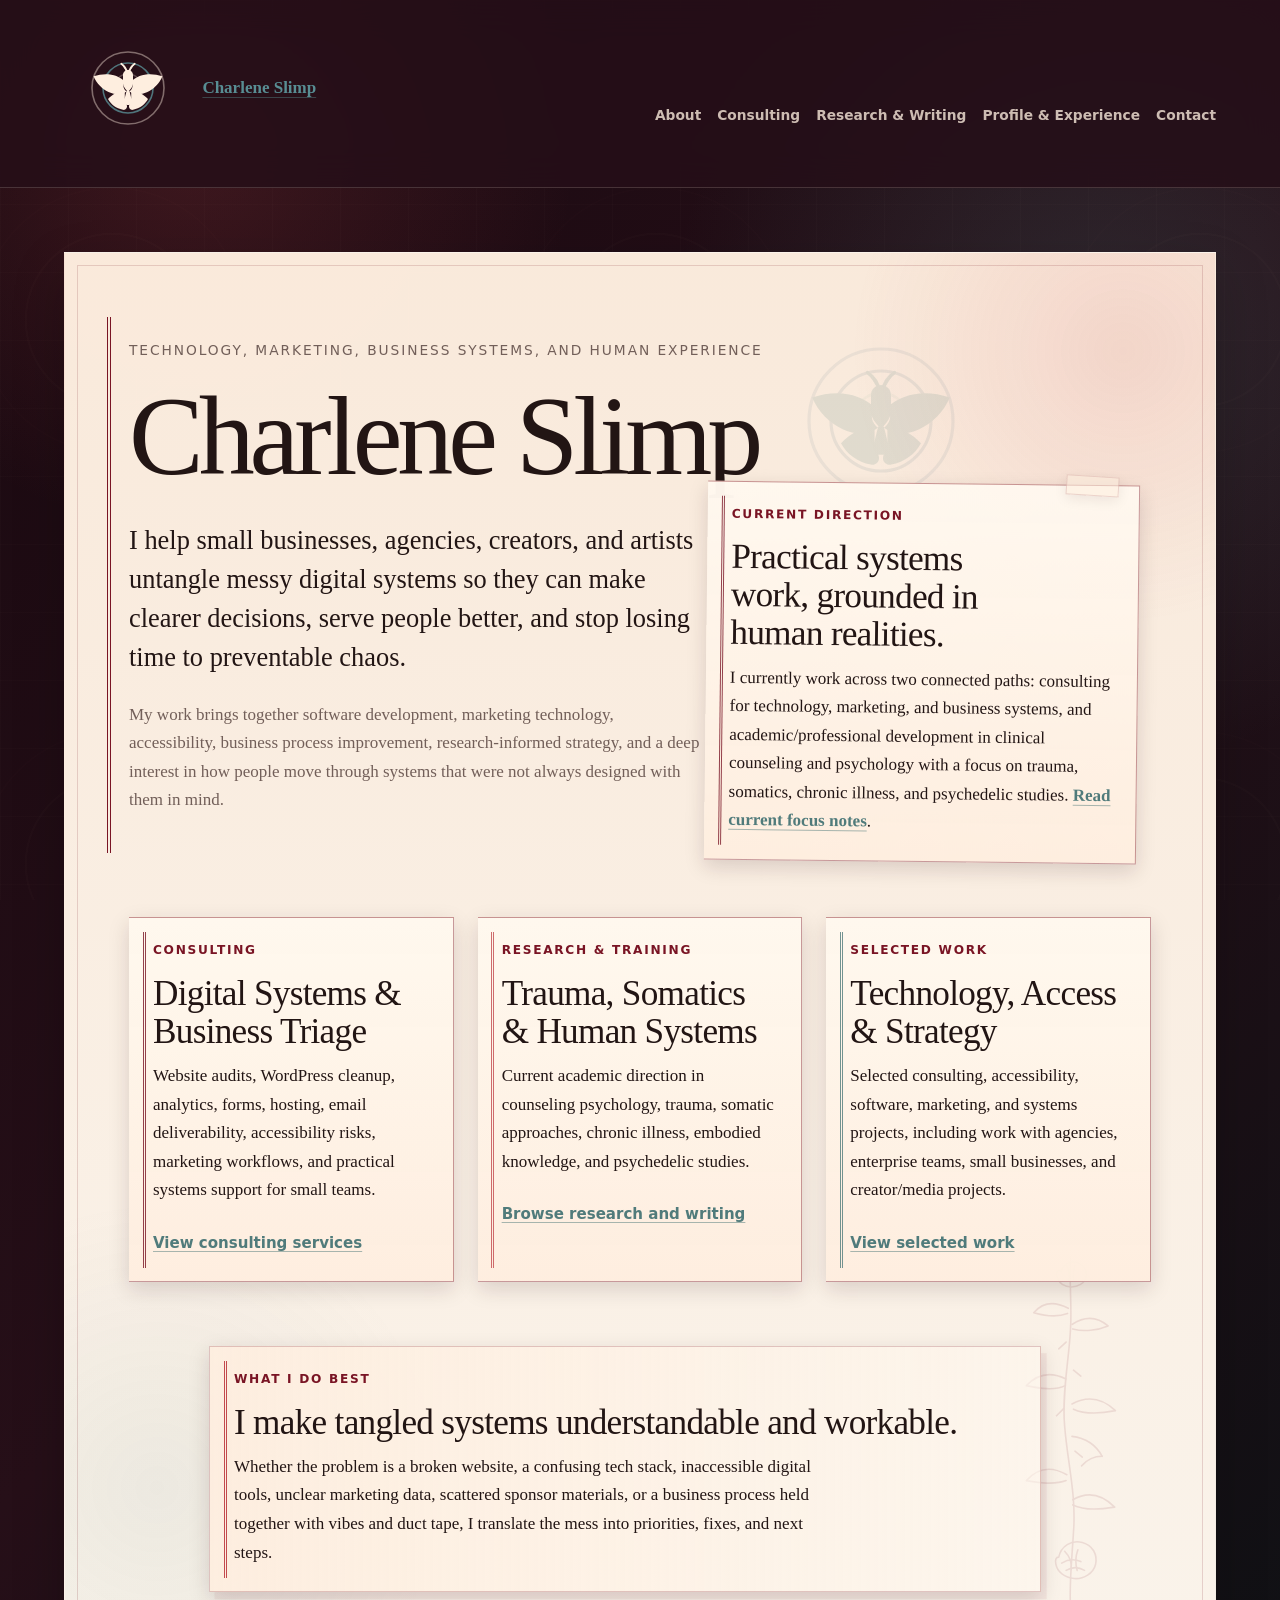
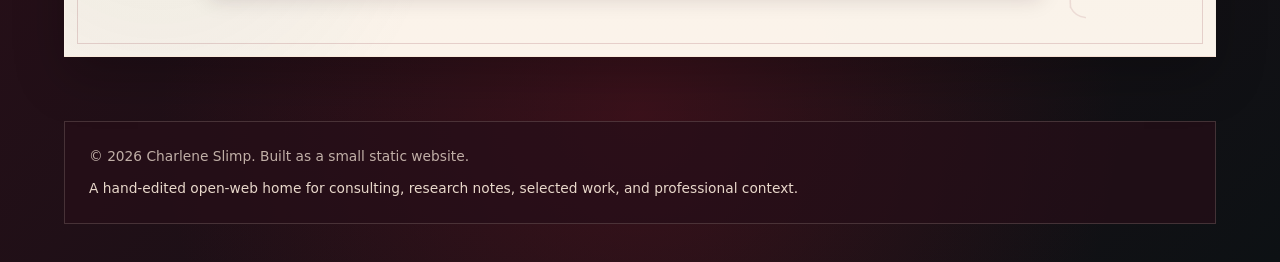
<file: index.html>
<!doctype html>
<html lang="en">
  <head>
    <meta charset="utf-8">
    <meta name="viewport" content="width=device-width, initial-scale=1">
    <title>Charlene Slimp</title>
    <meta name="description" content="Charlene Slimp works across technology, marketing, business systems, accessibility, and research-informed human systems practice. Consulting for small businesses, agencies, creators, and artists.">
    <link rel="stylesheet" href="assets/css/main.css?v=20260705">
    <script src="assets/js/main.js" defer></script>
  </head>
  <body>
    <a class="skip-link" href="#main">Skip to content</a>

    <header class="site-header">
      <div class="site-header__inner">
        <a class="site-title" href="index.html" aria-current="page"><img src="assets/img/moth-mark-light.svg">Charlene Slimp</a>

        <button class="nav-toggle" type="button" aria-expanded="false" aria-controls="primary-nav">
          <span class="nav-toggle__icon" aria-hidden="true"></span>
          <span class="nav-toggle__text">Menu</span>
       </button>

        <nav class="site-nav" aria-label="Primary">
          <ul id="primary-nav">
            <li><a href="about.html">About</a></li>
            <li><a href="consulting.html">Consulting</a></li>
            <li><a href="research.html">Research &amp; Writing</a></li>
            <li><a href="profile.html">Profile & Experience</a></li>
            <li><a href="contact.html">Contact</a></li>
          </ul>
        </nav>
      </div>
    </header>

    <main id="main" class="site-main">
      <section class="intro" aria-labelledby="intro-title">
        <p class="kicker">Technology, marketing, business systems, and human experience</p>
        <h1 id="intro-title">Charlene Slimp</h1>
        <p class="lede">I help small businesses, agencies, creators, and artists untangle messy digital systems so they can make clearer decisions, serve people better, and stop losing time to preventable chaos.</p>
        <p>My work brings together software development, marketing technology, accessibility, business process improvement, research-informed strategy, and a deep interest in how people move through systems that were not always designed with them in mind.</p>
      </section>

      <section class="trajectory note-card" aria-labelledby="trajectory-title">
        <p class="meta-label">Current direction</p>
        <h2 id="trajectory-title">Practical systems work, grounded in human realities.</h2>
        <p>I currently work across two connected paths: consulting for technology, marketing, and business systems, and academic/professional development in clinical counseling and psychology with a focus on trauma, somatics, chronic illness, and psychedelic studies. <a href="current-focus.html">Read current focus notes</a>.</p>
      </section>

      <section class="section-grid" aria-label="Site highlights">
        <article class="text-card note-card">
          <p class="meta-label">Consulting</p>
          <h2>Digital Systems &amp; Business Triage</h2>
          <p>Website audits, WordPress cleanup, analytics, forms, hosting, email deliverability, accessibility risks, marketing workflows, and practical systems support for small teams.</p>
          <p><a href="consulting.html">View consulting services</a></p>
        </article>

        <article class="text-card note-card note-card--clay">
          <p class="meta-label">Research &amp; Training</p>
          <h2>Trauma, Somatics &amp; Human Systems</h2>
          <p>Current academic direction in counseling psychology, trauma, somatic approaches, chronic illness, embodied knowledge, and psychedelic studies.</p>
          <p><a href="research.html">Browse research and writing</a></p>
        </article>

        <article class="text-card note-card note-card--gray">
          <p class="meta-label">Selected Work</p>
          <h2>Technology, Access &amp; Strategy</h2>
          <p>Selected consulting, accessibility, software, marketing, and systems projects, including work with agencies, enterprise teams, small businesses, and creator/media projects.</p>
          <p><a href="selected-work.html">View selected work</a></p>
        </article>
      </section>

      <section class="note-block" aria-labelledby="note-title">
        <p class="meta-label">What I do best</p>
        <h2 id="note-title">I make tangled systems understandable and workable.</h2>
        <p>Whether the problem is a broken website, a confusing tech stack, inaccessible digital tools, unclear marketing data, scattered sponsor materials, or a business process held together with vibes and duct tape, I translate the mess into priorities, fixes, and next steps.</p>
      </section>
    </main>

    <footer class="site-footer">
      <p>&copy; <span data-current-year>2026</span> Charlene Slimp. Built as a small static website.</p>
      <p>A hand-edited open-web home for consulting, research notes, selected work, and professional context.</p>
    </footer>
  </body>
</html>
</file>
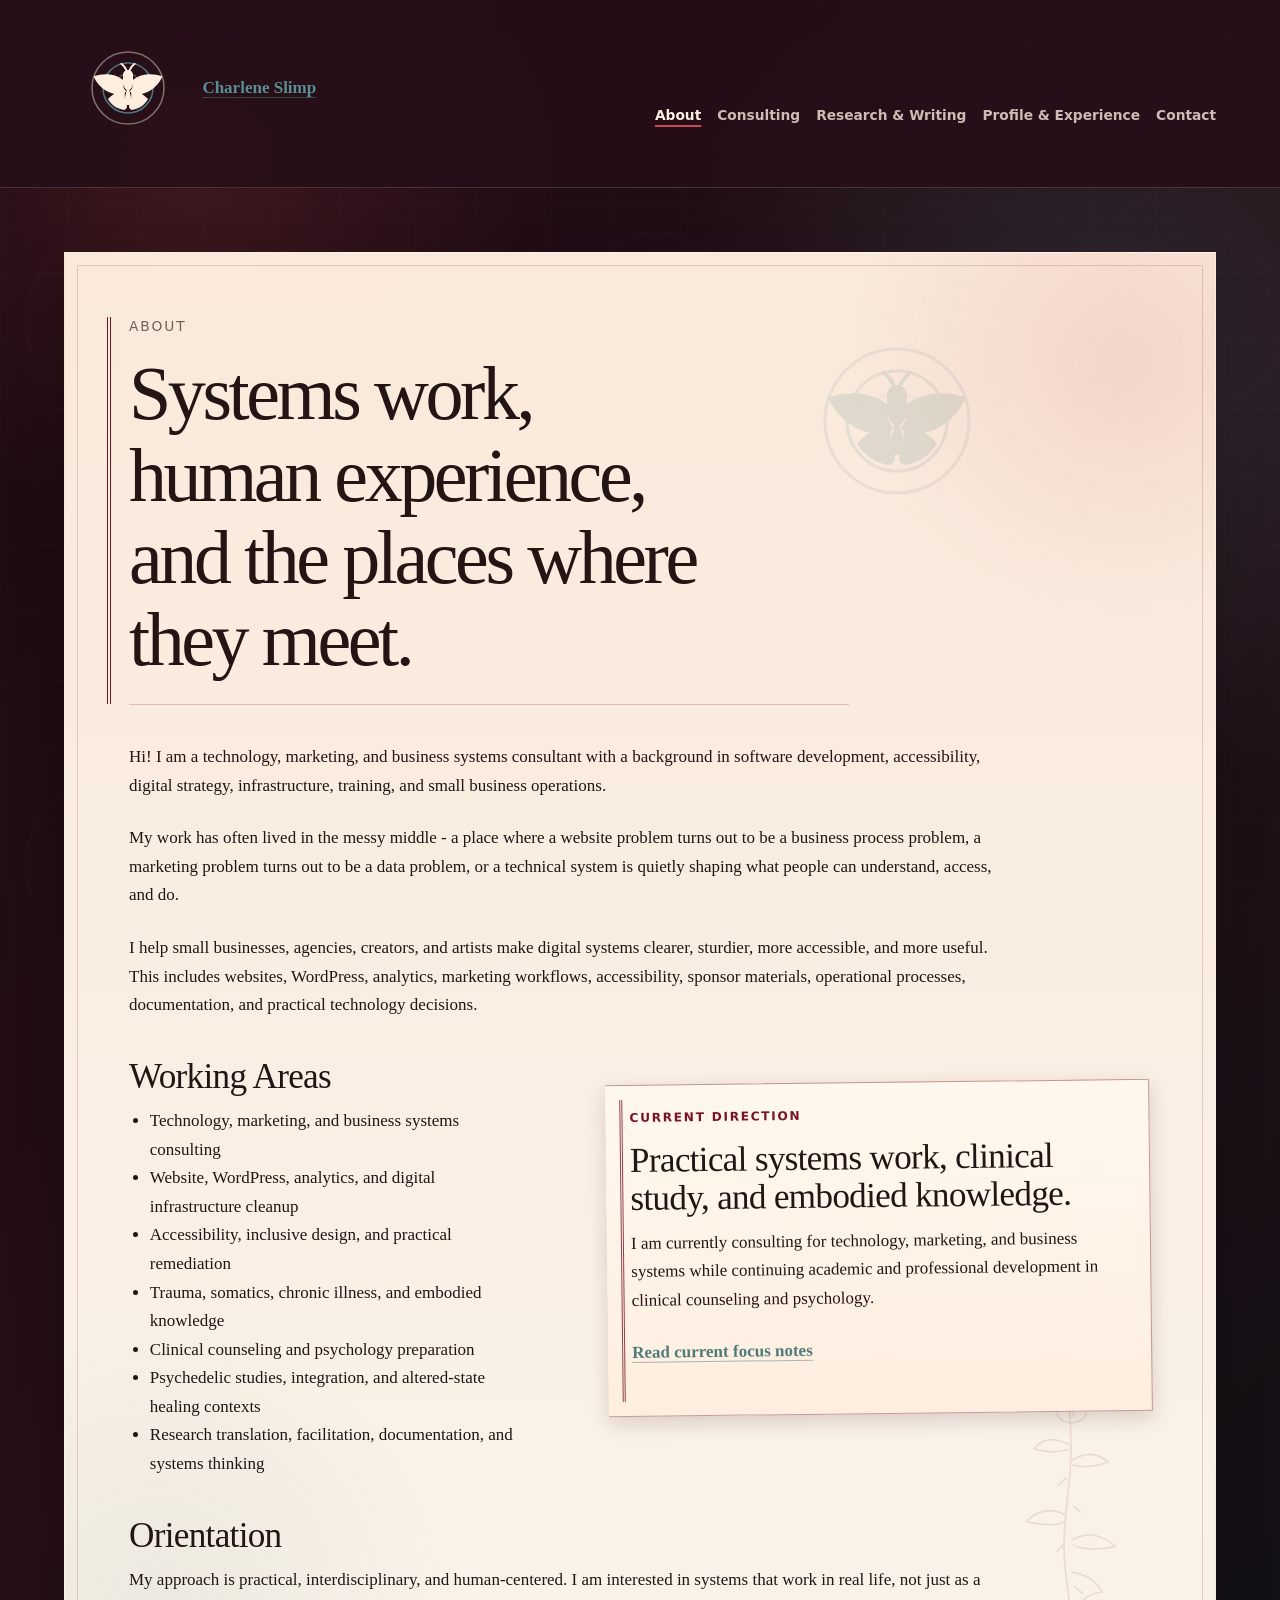
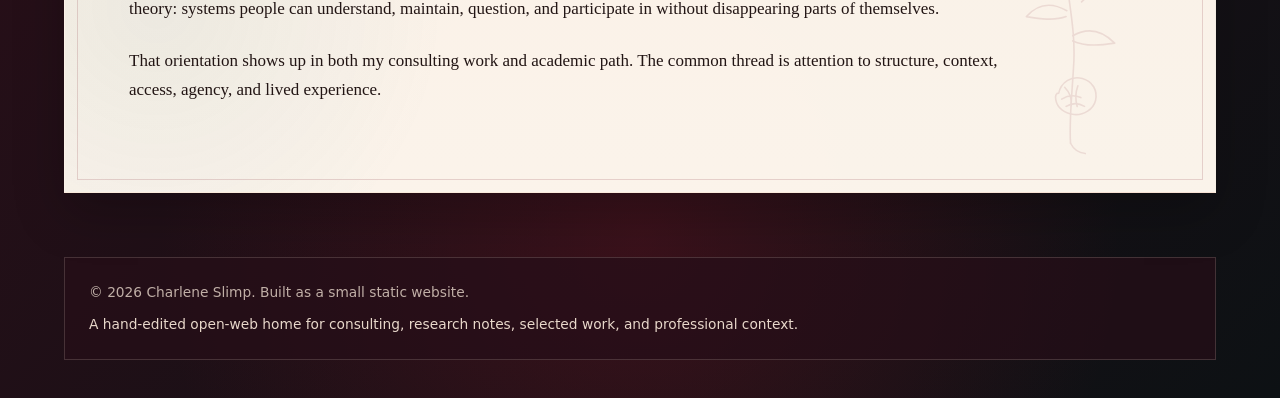
<file: about.html>
<!doctype html>
<html lang="en">
  <head>
    <meta charset="utf-8">
    <meta name="viewport" content="width=device-width, initial-scale=1">
    <title>About | Charlene Slimp</title>
    <meta name="description" content="About Charlene Slimp, a technology, marketing, and business systems consultant pursuing clinical counseling and psychology with a focus on trauma, somatics, chronic illness, and psychedelic studies.">
    <link rel="stylesheet" href="assets/css/main.css?v=20260705">
    <script src="assets/js/main.js" defer></script>
  </head>
  <body>
    <a class="skip-link" href="#main">Skip to content</a>

    <header class="site-header">
      <div class="site-header__inner">
        <a class="site-title" href="index.html"><img src="assets/img/moth-mark-light.svg">Charlene Slimp</a>

        <button class="nav-toggle" type="button" aria-expanded="false" aria-controls="primary-nav">
          <span class="nav-toggle__icon" aria-hidden="true"></span>
          <span class="nav-toggle__text">Menu</span>
        </button>

        <nav class="site-nav" aria-label="Primary">
          <ul id="primary-nav">
            <li><a href="about.html" aria-current="page">About</a></li>
            <li><a href="consulting.html">Consulting</a></li>
            <li><a href="research.html">Research &amp; Writing</a></li>
            <li><a href="profile.html">Profile & Experience</a></li>
            <li><a href="contact.html">Contact</a></li>
          </ul>
        </nav>
      </div>
    </header>

    <main id="main" class="site-main page">
      <header class="page-header">
        <p class="kicker">About</p>
        <h1>Systems work, human experience, and the places where they meet.</h1>
      </header>

      <div class="content-wide">
        <p>Hi! I am a technology, marketing, and business systems consultant with a background in software development, accessibility, digital strategy, infrastructure, training, and small business operations.</p>

        <p>My work has often lived in the messy middle - a place where a website problem turns out to be a business process problem, a marketing problem turns out to be a data problem, or a technical system is quietly shaping what people can understand, access, and do.</p>

        <p>I help small businesses, agencies, creators, and artists make digital systems clearer, sturdier, more accessible, and more useful. This includes websites, WordPress, analytics, marketing workflows, accessibility, sponsor materials, operational processes, documentation, and practical technology decisions.</p>
      </div>

       <aside class="note-card about-current-note" aria-labelledby="about-current-title">
        <p class="meta-label">Current direction</p>
        <h2 id="about-current-title">Practical systems work, clinical study, and embodied knowledge.</h2>
        <p>I am currently consulting for technology, marketing, and business systems while continuing academic and professional development in clinical counseling and psychology.</p>
        <p><a href="current-focus.html">Read current focus notes</a></p>
      </aside>

      <div class="content-wide">

        <h2>Working Areas</h2>

        <ul>
          <li>Technology, marketing, and business systems consulting</li>
          <li>Website, WordPress, analytics, and digital infrastructure cleanup</li>
          <li>Accessibility, inclusive design, and practical remediation</li>
          <li>Trauma, somatics, chronic illness, and embodied knowledge</li>
          <li>Clinical counseling and psychology preparation</li>
          <li>Psychedelic studies, integration, and altered-state healing contexts</li>
          <li>Research translation, facilitation, documentation, and systems thinking</li>
        </ul>

        <h2>Orientation</h2>

        <p>My approach is practical, interdisciplinary, and human-centered. I am interested in systems that work in real life, not just as a theory: systems people can understand, maintain, question, and participate in without disappearing parts of themselves.</p>

        <p>That orientation shows up in both my consulting work and academic path. The common thread is attention to structure, context, access, agency, and lived experience.</p>
      </div>
    </main>

    <footer class="site-footer">
      <p>&copy; <span data-current-year>2026</span> Charlene Slimp. Built as a small static website.</p>
      <p>A hand-edited open-web home for consulting, research notes, selected work, and professional context.</p>
    </footer>
  </body>
</html>
</file>
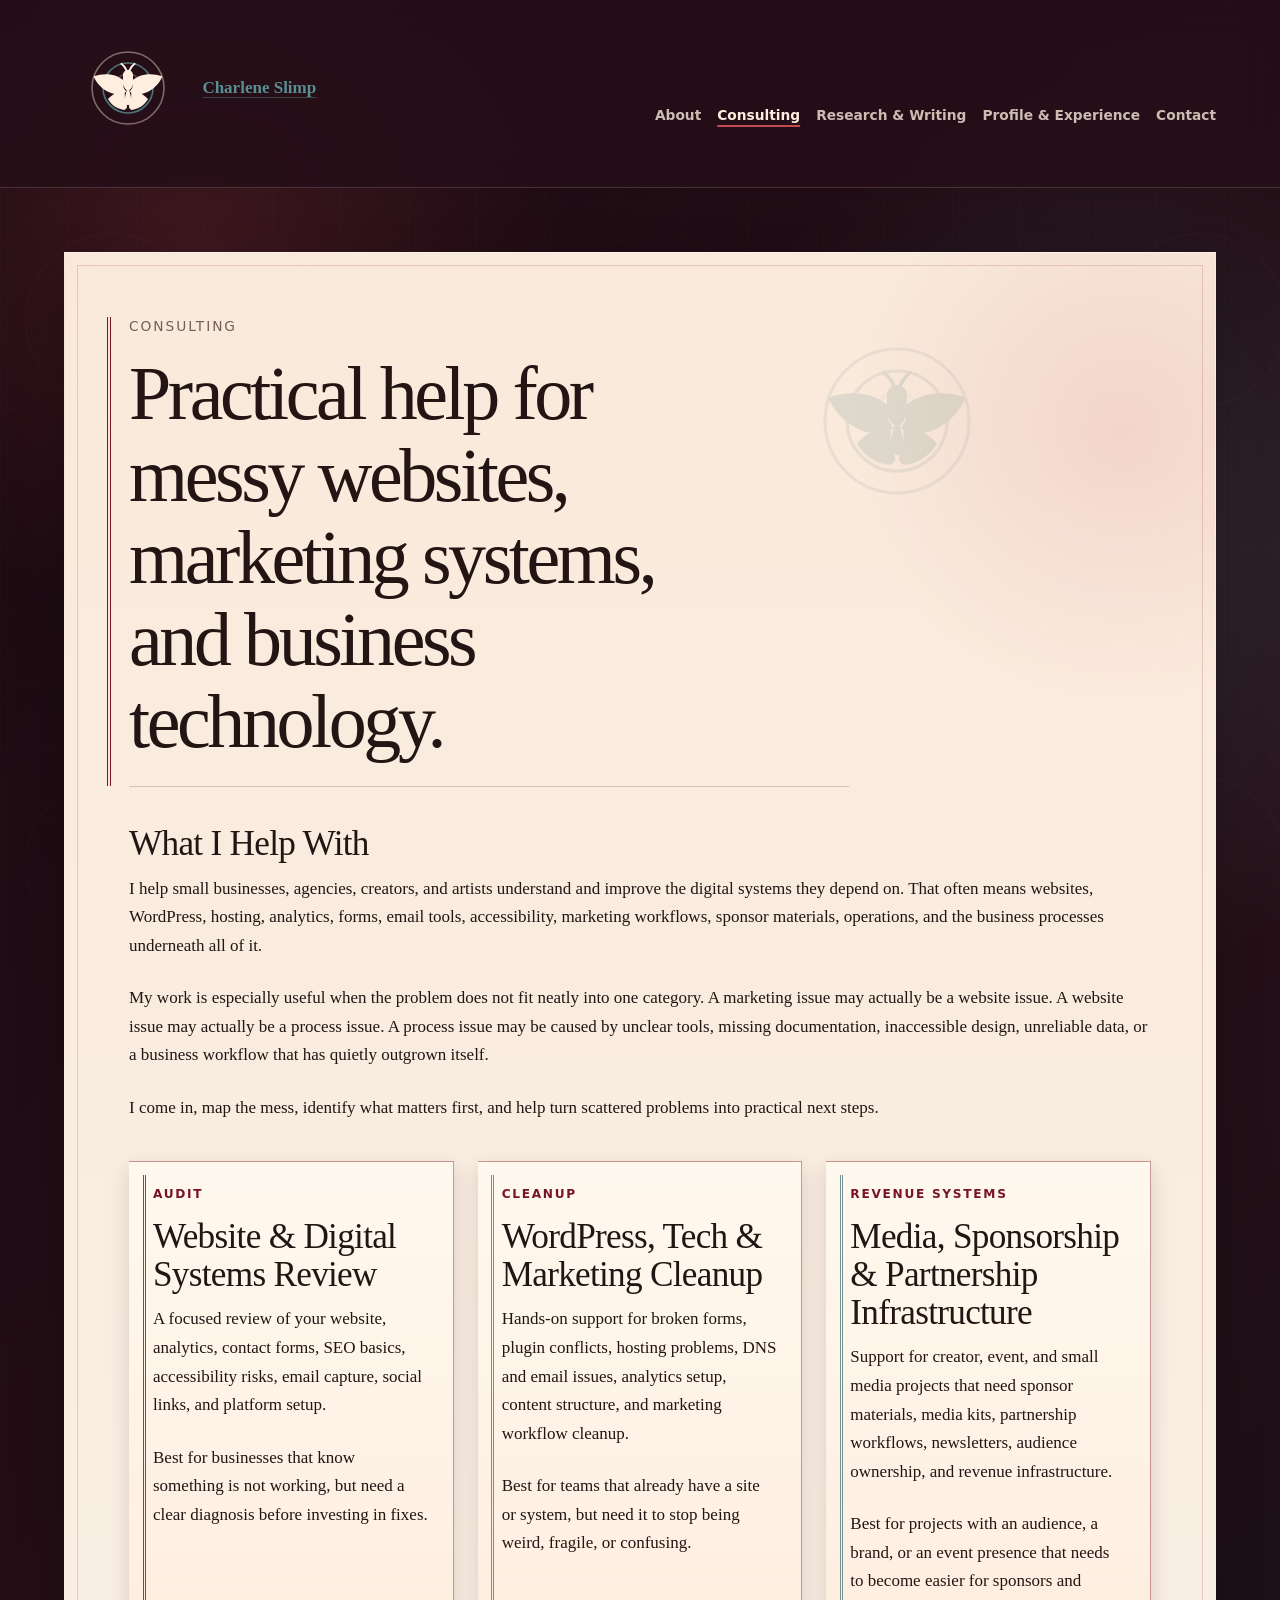
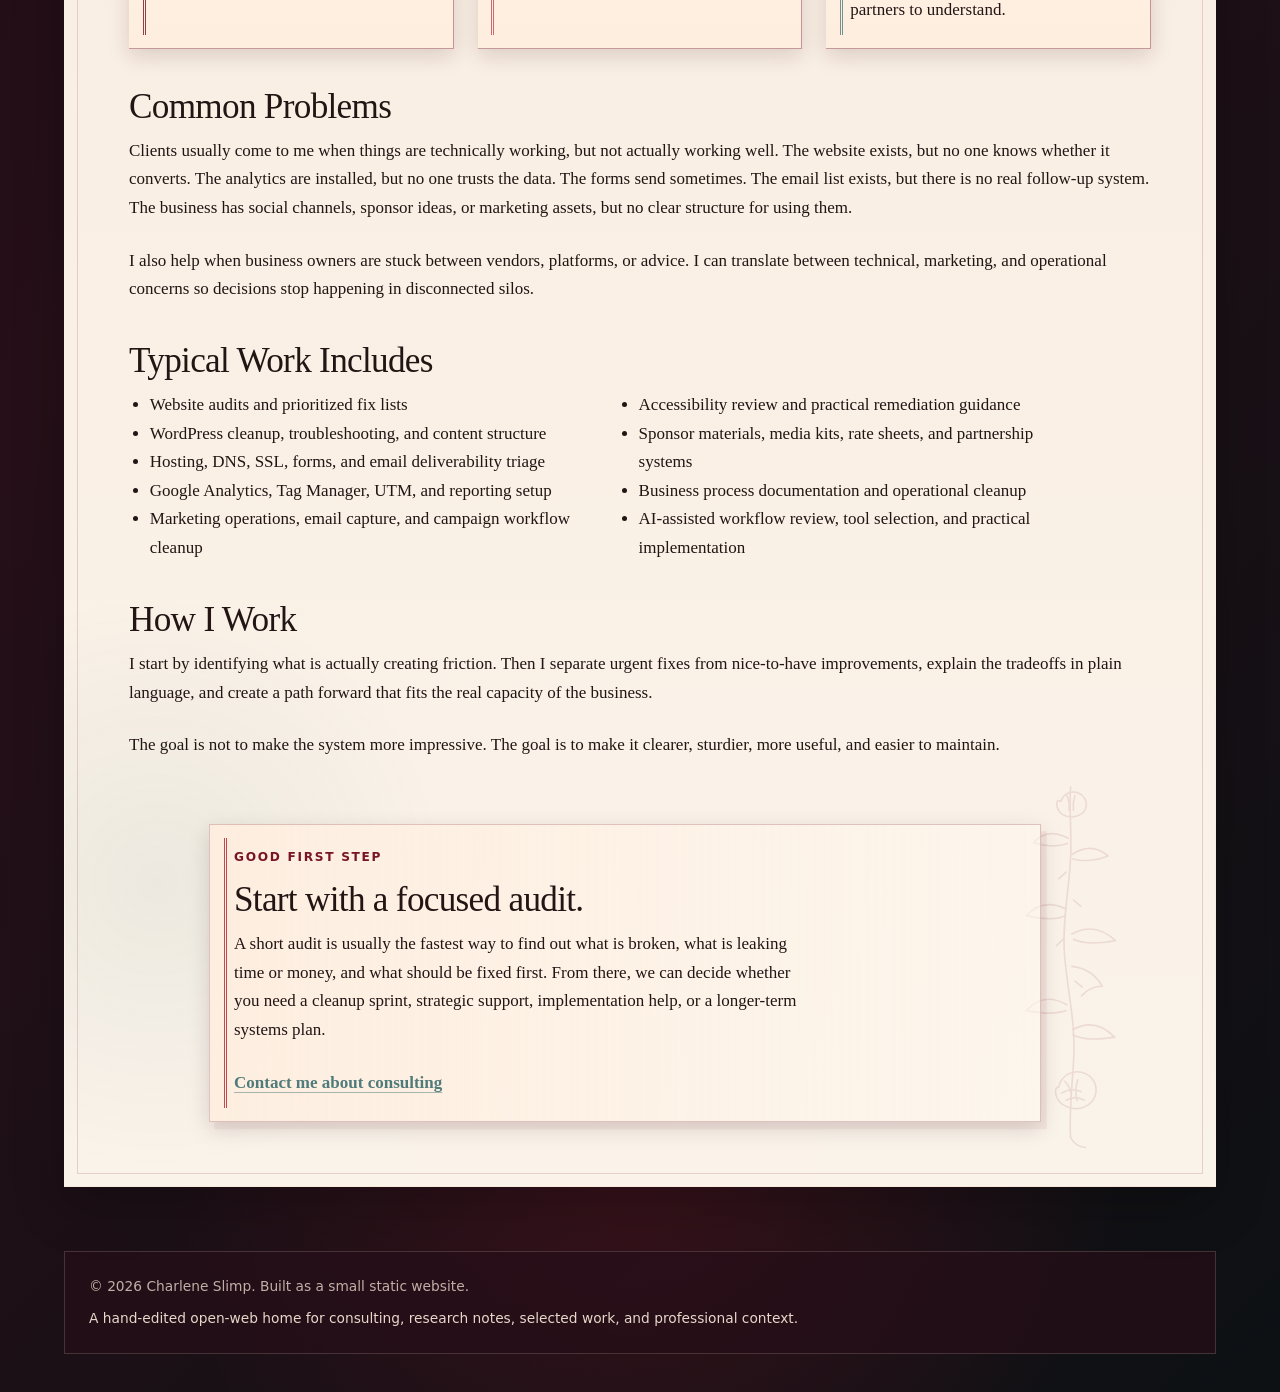
<file: consulting.html>
<!doctype html>
<html lang="en">
  <head>
    <meta charset="utf-8">
    <meta name="viewport" content="width=device-width, initial-scale=1">
    <title>Consulting | Charlene Slimp</title>
    <meta name="description" content="Consulting services from Charlene Slimp for small businesses, agencies, creators, and artists needing help with websites, marketing systems, accessibility, analytics, operations, and digital infrastructure.">
    <link rel="stylesheet" href="assets/css/main.css?v=20260705">
    <script src="assets/js/main.js" defer></script>
  </head>
  <body>
    <a class="skip-link" href="#main">Skip to content</a>

    <header class="site-header">
      <div class="site-header__inner">
        <a class="site-title" href="index.html"><img src="assets/img/moth-mark-light.svg">Charlene Slimp</a>

            <button class="nav-toggle" type="button" aria-expanded="false" aria-controls="primary-nav">
                  <span class="nav-toggle__icon" aria-hidden="true"></span>
                  <span class="nav-toggle__text">Menu</span>
            </button>

        <nav class="site-nav" aria-label="Primary">
          <ul id="primary-nav">
            <li><a href="about.html">About</a></li>
            <li><a href="consulting.html" aria-current="page">Consulting</a></li>
            <li><a href="research.html">Research &amp; Writing</a></li>
            <li><a href="profile.html">Profile & Experience</a></li>
            <li><a href="contact.html">Contact</a></li>
          </ul>
        </nav>
      </div>
    </header>

    <main id="main" class="site-main page">
      <header class="page-header">
        <p class="kicker">Consulting</p>
        <h1>Practical help for messy websites, marketing systems, and business technology.</h1>
      </header>

      <section class="" aria-labelledby="consulting-overview">
        <h2 id="consulting-overview">What I Help With</h2>

        <p>I help small businesses, agencies, creators, and artists understand and improve the digital systems they depend on. That often means websites, WordPress, hosting, analytics, forms, email tools, accessibility, marketing workflows, sponsor materials, operations, and the business processes underneath all of it.</p>

        <p>My work is especially useful when the problem does not fit neatly into one category. A marketing issue may actually be a website issue. A website issue may actually be a process issue. A process issue may be caused by unclear tools, missing documentation, inaccessible design, unreliable data, or a business workflow that has quietly outgrown itself.</p>

        <p>I come in, map the mess, identify what matters first, and help turn scattered problems into practical next steps.</p>
      </section>

      <!-- <aside class="note-card consulting-aside" aria-labelledby="consulting-aside-title">
            <p class="meta-label">Best fit</p>
            <h2 id="consulting-aside-title">Useful when the problem crosses categories.</h2>
            <p>Most projects start when a website, tool, campaign, or workflow is technically present but no longer clear, reliable, or easy to use.</p>
      </aside> -->

      <section class="section-grid" aria-label="Consulting service options">
        <article class="text-card note-card">
          <p class="meta-label">Audit</p>
          <h2>Website &amp; Digital Systems Review</h2>
          <p>A focused review of your website, analytics, contact forms, SEO basics, accessibility risks, email capture, social links, and platform setup.</p>
          <p>Best for businesses that know something is not working, but need a clear diagnosis before investing in fixes.</p>
        </article>

        <article class="text-card note-card note-card--clay">
          <p class="meta-label">Cleanup</p>
          <h2>WordPress, Tech &amp; Marketing Cleanup</h2>
          <p>Hands-on support for broken forms, plugin conflicts, hosting problems, DNS and email issues, analytics setup, content structure, and marketing workflow cleanup.</p>
          <p>Best for teams that already have a site or system, but need it to stop being weird, fragile, or confusing.</p>
        </article>

        <article class="text-card note-card note-card--gray">
          <p class="meta-label">Revenue Systems</p>
          <h2>Media, Sponsorship &amp; Partnership Infrastructure</h2>
          <p>Support for creator, event, and small media projects that need sponsor materials, media kits, partnership workflows, newsletters, audience ownership, and revenue infrastructure.</p>
          <p>Best for projects with an audience, a brand, or an event presence that needs to become easier for sponsors and partners to understand.</p>
        </article>
      </section>

      <section class="" aria-labelledby="common-problems">
        <h2 id="common-problems">Common Problems</h2>

        <p>Clients usually come to me when things are technically working, but not actually working well. The website exists, but no one knows whether it converts. The analytics are installed, but no one trusts the data. The forms send sometimes. The email list exists, but there is no real follow-up system. The business has social channels, sponsor ideas, or marketing assets, but no clear structure for using them.</p>

        <p>I also help when business owners are stuck between vendors, platforms, or advice. I can translate between technical, marketing, and operational concerns so decisions stop happening in disconnected silos.</p>

        <h2>Typical Work Includes</h2>

        <ul class="work-list">
          <li>Website audits and prioritized fix lists</li>
          <li>WordPress cleanup, troubleshooting, and content structure</li>
          <li>Hosting, DNS, SSL, forms, and email deliverability triage</li>
          <li>Google Analytics, Tag Manager, UTM, and reporting setup</li>
          <li>Marketing operations, email capture, and campaign workflow cleanup</li>
          <li>Accessibility review and practical remediation guidance</li>
          <li>Sponsor materials, media kits, rate sheets, and partnership systems</li>
          <li>Business process documentation and operational cleanup</li>
          <li>AI-assisted workflow review, tool selection, and practical implementation</li>
        </ul>

        <h2>How I Work</h2>

        <p>I start by identifying what is actually creating friction. Then I separate urgent fixes from nice-to-have improvements, explain the tradeoffs in plain language, and create a path forward that fits the real capacity of the business.</p>

        <p>The goal is not to make the system more impressive. The goal is to make it clearer, sturdier, more useful, and easier to maintain.</p>
      </section>

      <section class="note-block" aria-labelledby="starting-point">
        <p class="meta-label">Good first step</p>
        <h2 id="starting-point">Start with a focused audit.</h2>
        <p>A short audit is usually the fastest way to find out what is broken, what is leaking time or money, and what should be fixed first. From there, we can decide whether you need a cleanup sprint, strategic support, implementation help, or a longer-term systems plan.</p>
        <p><a href="contact.html">Contact me about consulting</a></p>
      </section>
    </main>

    <footer class="site-footer">
      <p>&copy; <span data-current-year>2026</span> Charlene Slimp. Built as a small static website.</p>
      <p>A hand-edited open-web home for consulting, research notes, selected work, and professional context.</p>
    </footer>
  </body>
</html>
</file>
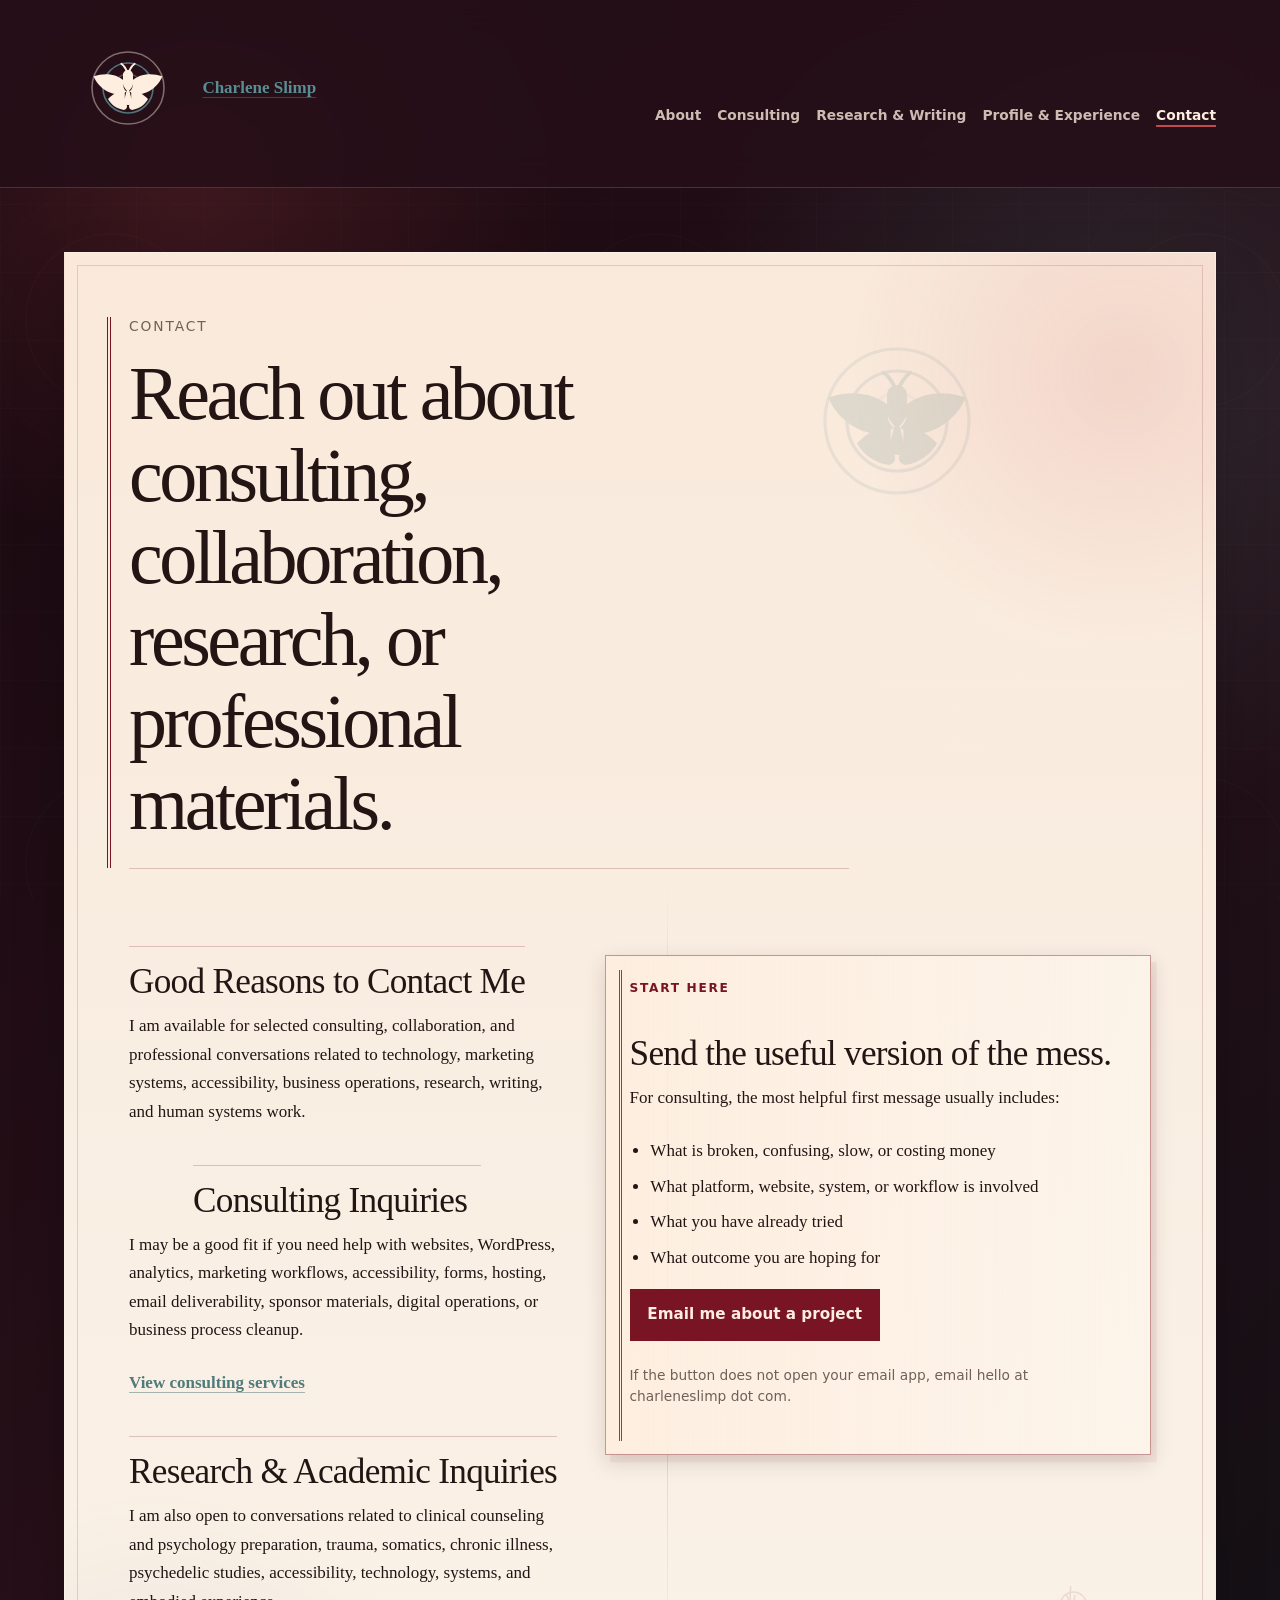
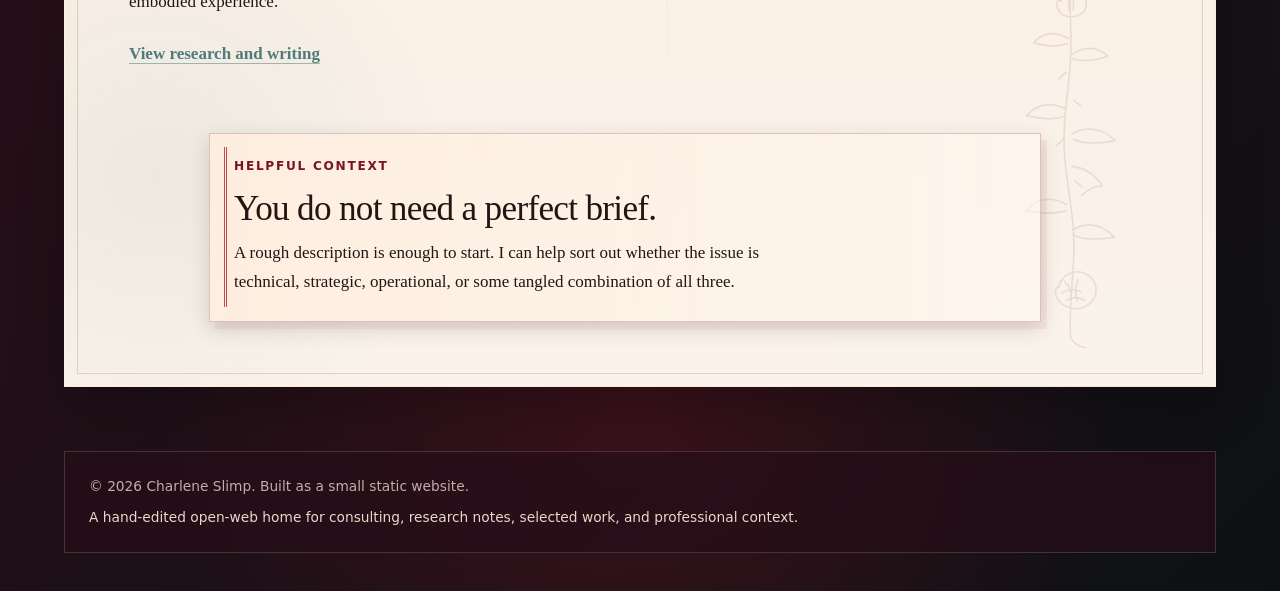
<file: contact.html>
<!doctype html>
<html lang="en">
  <head>
    <meta charset="utf-8">
    <meta name="viewport" content="width=device-width, initial-scale=1">
    <title>Contact | Charlene Slimp</title>
    <meta name="description" content="Contact Charlene Slimp about consulting, collaboration, research and writing, accessibility, marketing systems, websites, digital infrastructure, and human systems work.">
    <link rel="stylesheet" href="assets/css/main.css?v=20260705">
    <script src="assets/js/main.js" defer></script>
  </head>
  <body>
    <a class="skip-link" href="#main">Skip to content</a>

    <header class="site-header">
      <div class="site-header__inner">
        <a class="site-title" href="index.html"><img src="assets/img/moth-mark-light.svg">Charlene Slimp</a>

        <button class="nav-toggle" type="button" aria-expanded="false" aria-controls="primary-nav">
          <span class="nav-toggle__icon" aria-hidden="true"></span>
          <span class="nav-toggle__text">Menu</span>
        </button>

        <nav class="site-nav" aria-label="Primary">
          <ul id="primary-nav">
            <li><a href="about.html">About</a></li>
            <li><a href="consulting.html">Consulting</a></li>
            <li><a href="research.html">Research &amp; Writing</a></li>
             <li><a href="profile.html">Profile & Experience</a></li>
            <li><a href="contact.html" aria-current="page">Contact</a></li>
          </ul>
        </nav>
      </div>
    </header>

    <main id="main" class="site-main page">
      <header class="page-header">
        <p class="kicker">Contact</p>
        <h1>Reach out about consulting, collaboration, research, or professional materials.</h1>
      </header>

      <section class="contact-layout" aria-label="Contact information and form">
       <div class="content-flow">
          <h2>Good Reasons to Contact Me</h2>

          <p>I am available for selected consulting, collaboration, and professional conversations related to technology, marketing systems, accessibility, business operations, research, writing, and human systems work.</p>

          <h2>Consulting Inquiries</h2>

          <p>I may be a good fit if you need help with websites, WordPress, analytics, marketing workflows, accessibility, forms, hosting, email deliverability, sponsor materials, digital operations, or business process cleanup.</p>

          <p><a href="consulting.html">View consulting services</a></p>

          <h2>Research &amp; Academic Inquiries</h2>

          <p>I am also open to conversations related to clinical counseling and psychology preparation, trauma, somatics, chronic illness, psychedelic studies, accessibility, technology, systems, and embodied experience.</p>

          <p><a href="research.html">View research and writing</a></p>
        </div>

        <aside class="contact-form contact-card" aria-labelledby="contact-card-title">
          <p class="meta-label">Start here</p>
          <h2 id="contact-card-title">Send the useful version of the mess.</h2>

          <p>For consulting, the most helpful first message usually includes:</p>

          <ul>
            <li>What is broken, confusing, slow, or costing money</li>
            <li>What platform, website, system, or workflow is involved</li>
            <li>What you have already tried</li>
            <li>What outcome you are hoping for</li>
          </ul>

          <p>
            <a class="contact-button" href="#" data-email-link data-user="hello" data-domain="charleneslimp.com">
              Email me about a project
            </a>
          </p>

          <p class="form-note">If the button does not open your email app, email hello at charleneslimp dot com.</p>
        </aside>
      </section>

     <section class="note-block" aria-labelledby="contact-note">
      <p class="meta-label">Helpful context</p>
      <h2 id="contact-note">You do not need a perfect brief.</h2>
      <p>A rough description is enough to start. I can help sort out whether the issue is technical, strategic, operational, or some tangled combination of all three.</p>
    </section>
    </main>

    <footer class="site-footer">
      <p>&copy; <span data-current-year>2026</span> Charlene Slimp. Built as a small static website.</p>
      <p>A hand-edited open-web home for consulting, research notes, selected work, and professional context.</p>
    </footer>
  </body>
</html>
</file>
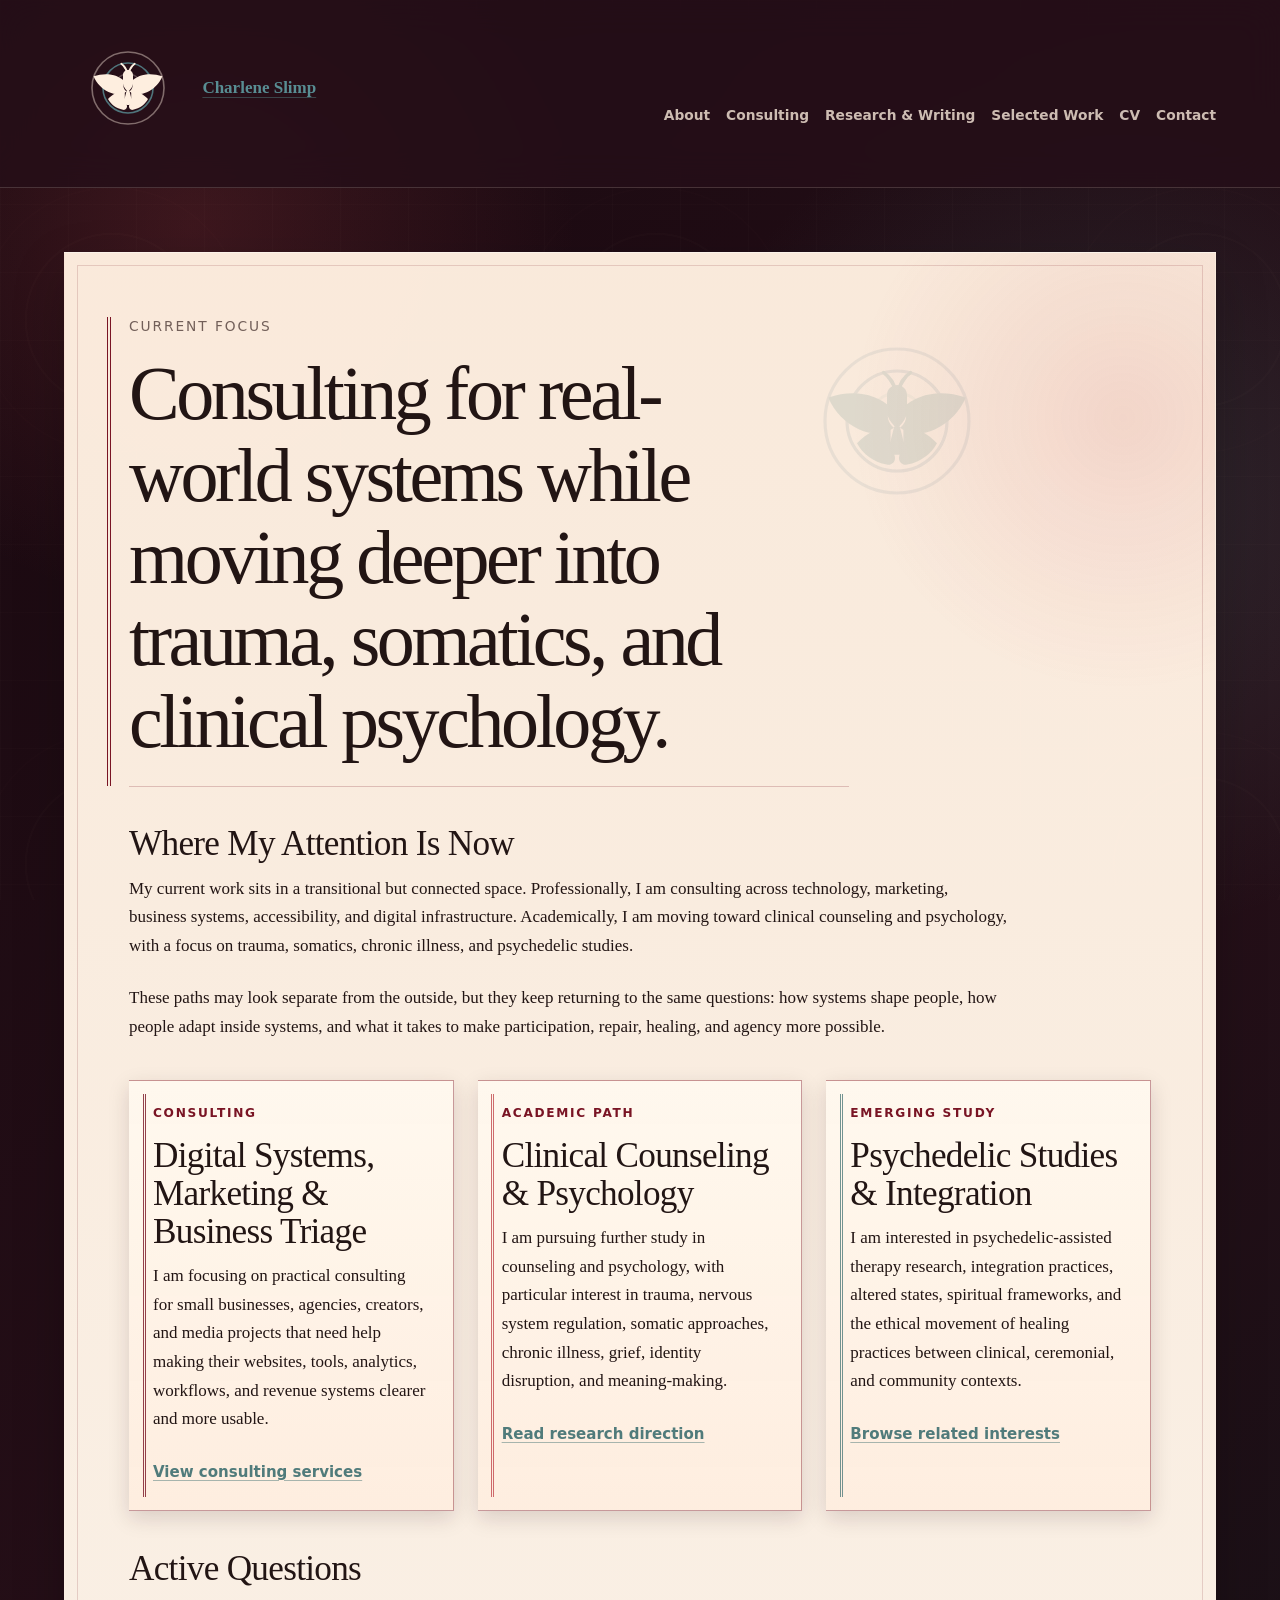
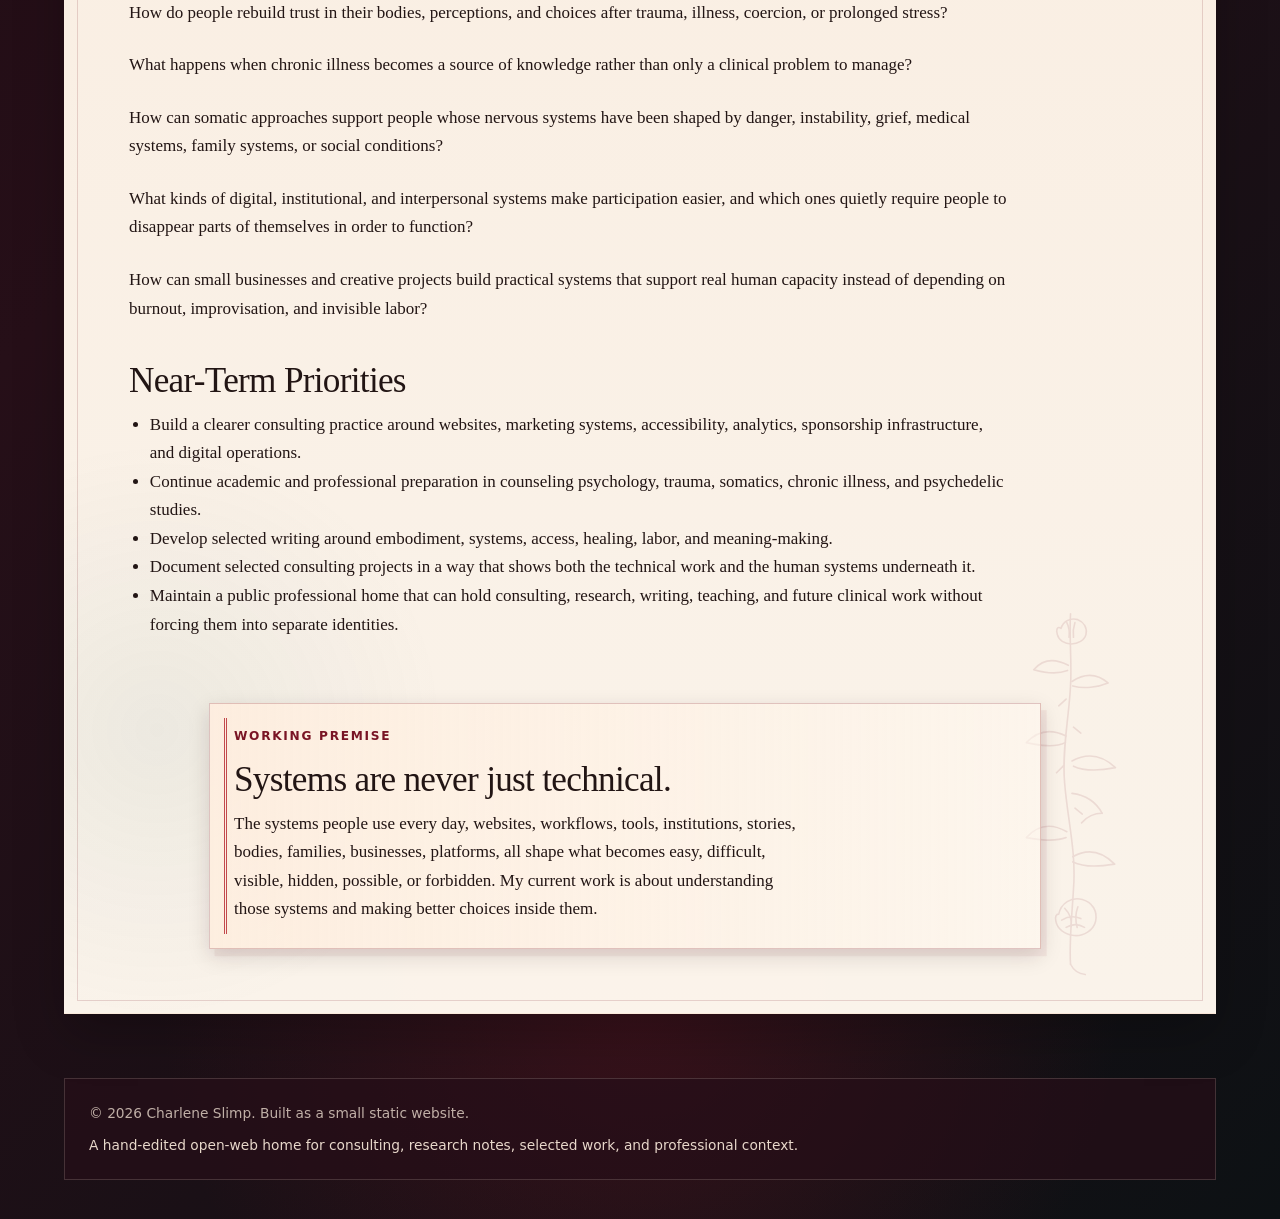
<file: current-focus.html>
<!doctype html>
<html lang="en">
  <head>
    <meta charset="utf-8">
    <meta name="viewport" content="width=device-width, initial-scale=1">
    <title>Current Focus | Charlene Slimp</title>
    <meta name="description" content="Current focus areas for Charlene Slimp, including consulting, clinical counseling and psychology preparation, trauma, somatics, chronic illness, psychedelic studies, accessibility, and human systems.">
    <link rel="stylesheet" href="assets/css/main.css?v=20260705">
    <script src="assets/js/main.js" defer></script>
  </head>
  <body>
    <a class="skip-link" href="#main">Skip to content</a>

    <header class="site-header">
      <div class="site-header__inner">
        <a class="site-title" href="index.html"><img src="assets/img/moth-mark-light.svg">Charlene Slimp</a>
        
        <button class="nav-toggle" type="button" aria-expanded="false" aria-controls="primary-nav">
          <span class="nav-toggle__icon" aria-hidden="true"></span>
          <span class="nav-toggle__text">Menu</span>
        </button>
        
        <nav class="site-nav" aria-label="Primary">
          <ul id="primary-nav">
            <li><a href="about.html">About</a></li>
            <li><a href="consulting.html">Consulting</a></li>
            <li><a href="research.html">Research &amp; Writing</a></li>
            <li><a href="selected-work.html">Selected Work</a></li>
            <li><a href="cv.html">CV</a></li>
            <li><a href="contact.html">Contact</a></li>
          </ul>
        </nav>
      </div>
    </header>

    <main id="main" class="site-main page">
      <header class="page-header">
        <p class="kicker">Current Focus</p>
        <h1>Consulting for real-world systems while moving deeper into trauma, somatics, and clinical psychology.</h1>
      </header>

      <section class="content-wide" aria-labelledby="current-overview">
        <h2 id="current-overview">Where My Attention Is Now</h2>

        <p>My current work sits in a transitional but connected space. Professionally, I am consulting across technology, marketing, business systems, accessibility, and digital infrastructure. Academically, I am moving toward clinical counseling and psychology, with a focus on trauma, somatics, chronic illness, and psychedelic studies.</p>

        <p>These paths may look separate from the outside, but they keep returning to the same questions: how systems shape people, how people adapt inside systems, and what it takes to make participation, repair, healing, and agency more possible.</p>
      </section>

      <section class="section-grid" aria-label="Current focus areas">
        <article class="text-card note-card">
          <p class="meta-label">Consulting</p>
          <h2>Digital Systems, Marketing &amp; Business Triage</h2>
          <p>I am focusing on practical consulting for small businesses, agencies, creators, and media projects that need help making their websites, tools, analytics, workflows, and revenue systems clearer and more usable.</p>
          <p><a href="consulting.html">View consulting services</a></p>
        </article>

        <article class="text-card note-card note-card--clay">
          <p class="meta-label">Academic Path</p>
          <h2>Clinical Counseling &amp; Psychology</h2>
          <p>I am pursuing further study in counseling and psychology, with particular interest in trauma, nervous system regulation, somatic approaches, chronic illness, grief, identity disruption, and meaning-making.</p>
          <p><a href="research.html">Read research direction</a></p>
        </article>

        <article class="text-card note-card note-card--gray">
          <p class="meta-label">Emerging Study</p>
          <h2>Psychedelic Studies &amp; Integration</h2>
          <p>I am interested in psychedelic-assisted therapy research, integration practices, altered states, spiritual frameworks, and the ethical movement of healing practices between clinical, ceremonial, and community contexts.</p>
          <p><a href="research.html">Browse related interests</a></p>
        </article>
      </section>

      <section class="content-wide" aria-labelledby="active-questions">
        <h2 id="active-questions">Active Questions</h2>

        <p>How do people rebuild trust in their bodies, perceptions, and choices after trauma, illness, coercion, or prolonged stress?</p>

        <p>What happens when chronic illness becomes a source of knowledge rather than only a clinical problem to manage?</p>

        <p>How can somatic approaches support people whose nervous systems have been shaped by danger, instability, grief, medical systems, family systems, or social conditions?</p>

        <p>What kinds of digital, institutional, and interpersonal systems make participation easier, and which ones quietly require people to disappear parts of themselves in order to function?</p>

        <p>How can small businesses and creative projects build practical systems that support real human capacity instead of depending on burnout, improvisation, and invisible labor?</p>

        <h2>Near-Term Priorities</h2>

        <ul>
          <li>Build a clearer consulting practice around websites, marketing systems, accessibility, analytics, sponsorship infrastructure, and digital operations.</li>
          <li>Continue academic and professional preparation in counseling psychology, trauma, somatics, chronic illness, and psychedelic studies.</li>
          <li>Develop selected writing around embodiment, systems, access, healing, labor, and meaning-making.</li>
          <li>Document selected consulting projects in a way that shows both the technical work and the human systems underneath it.</li>
          <li>Maintain a public professional home that can hold consulting, research, writing, teaching, and future clinical work without forcing them into separate identities.</li>
        </ul>
      </section>

      <section class="note-block" aria-labelledby="focus-note">
        <p class="meta-label">Working premise</p>
        <h2 id="focus-note">Systems are never just technical.</h2>
        <p>The systems people use every day, websites, workflows, tools, institutions, stories, bodies, families, businesses, platforms, all shape what becomes easy, difficult, visible, hidden, possible, or forbidden. My current work is about understanding those systems and making better choices inside them.</p>
      </section>
    </main>

    <footer class="site-footer">
      <p>&copy; <span data-current-year>2026</span> Charlene Slimp. Built as a small static website.</p>
      <p>A hand-edited open-web home for consulting, research notes, selected work, and professional context.</p>
    </footer>
  </body>
</html>
</file>
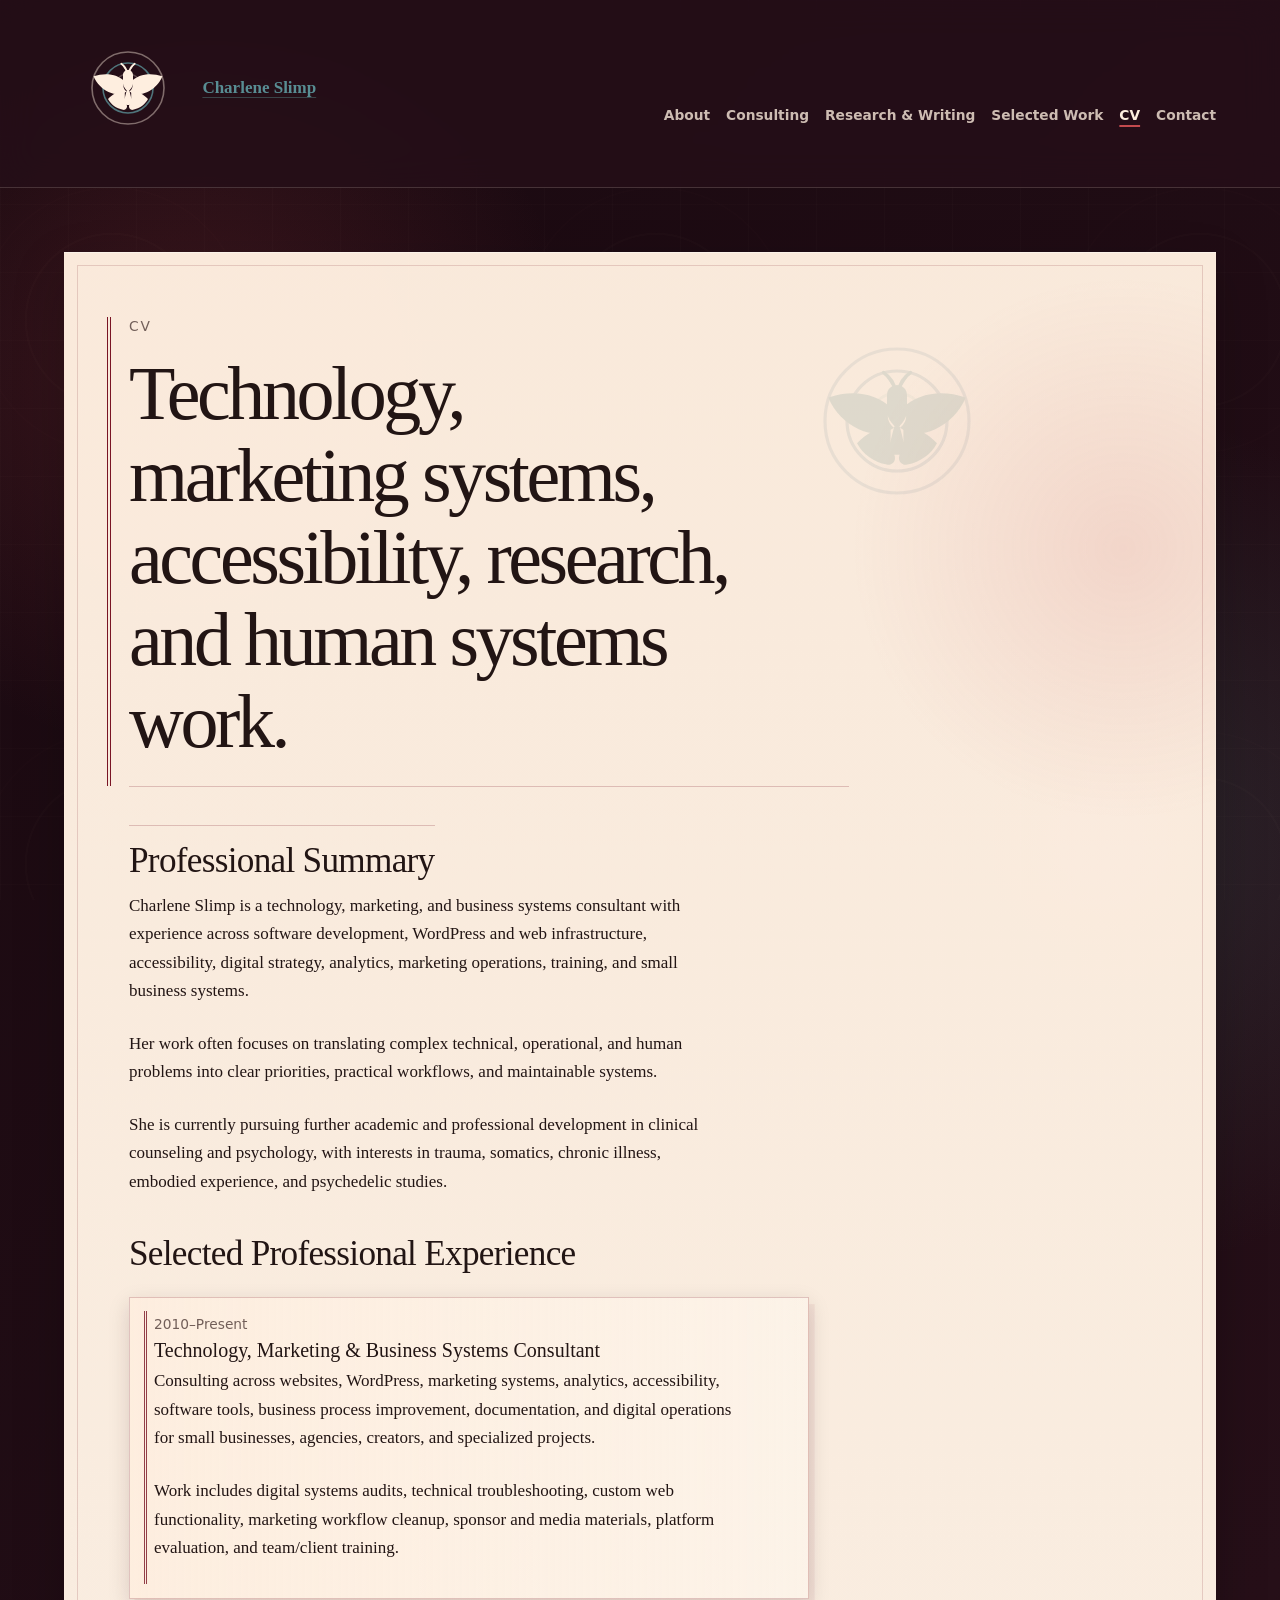
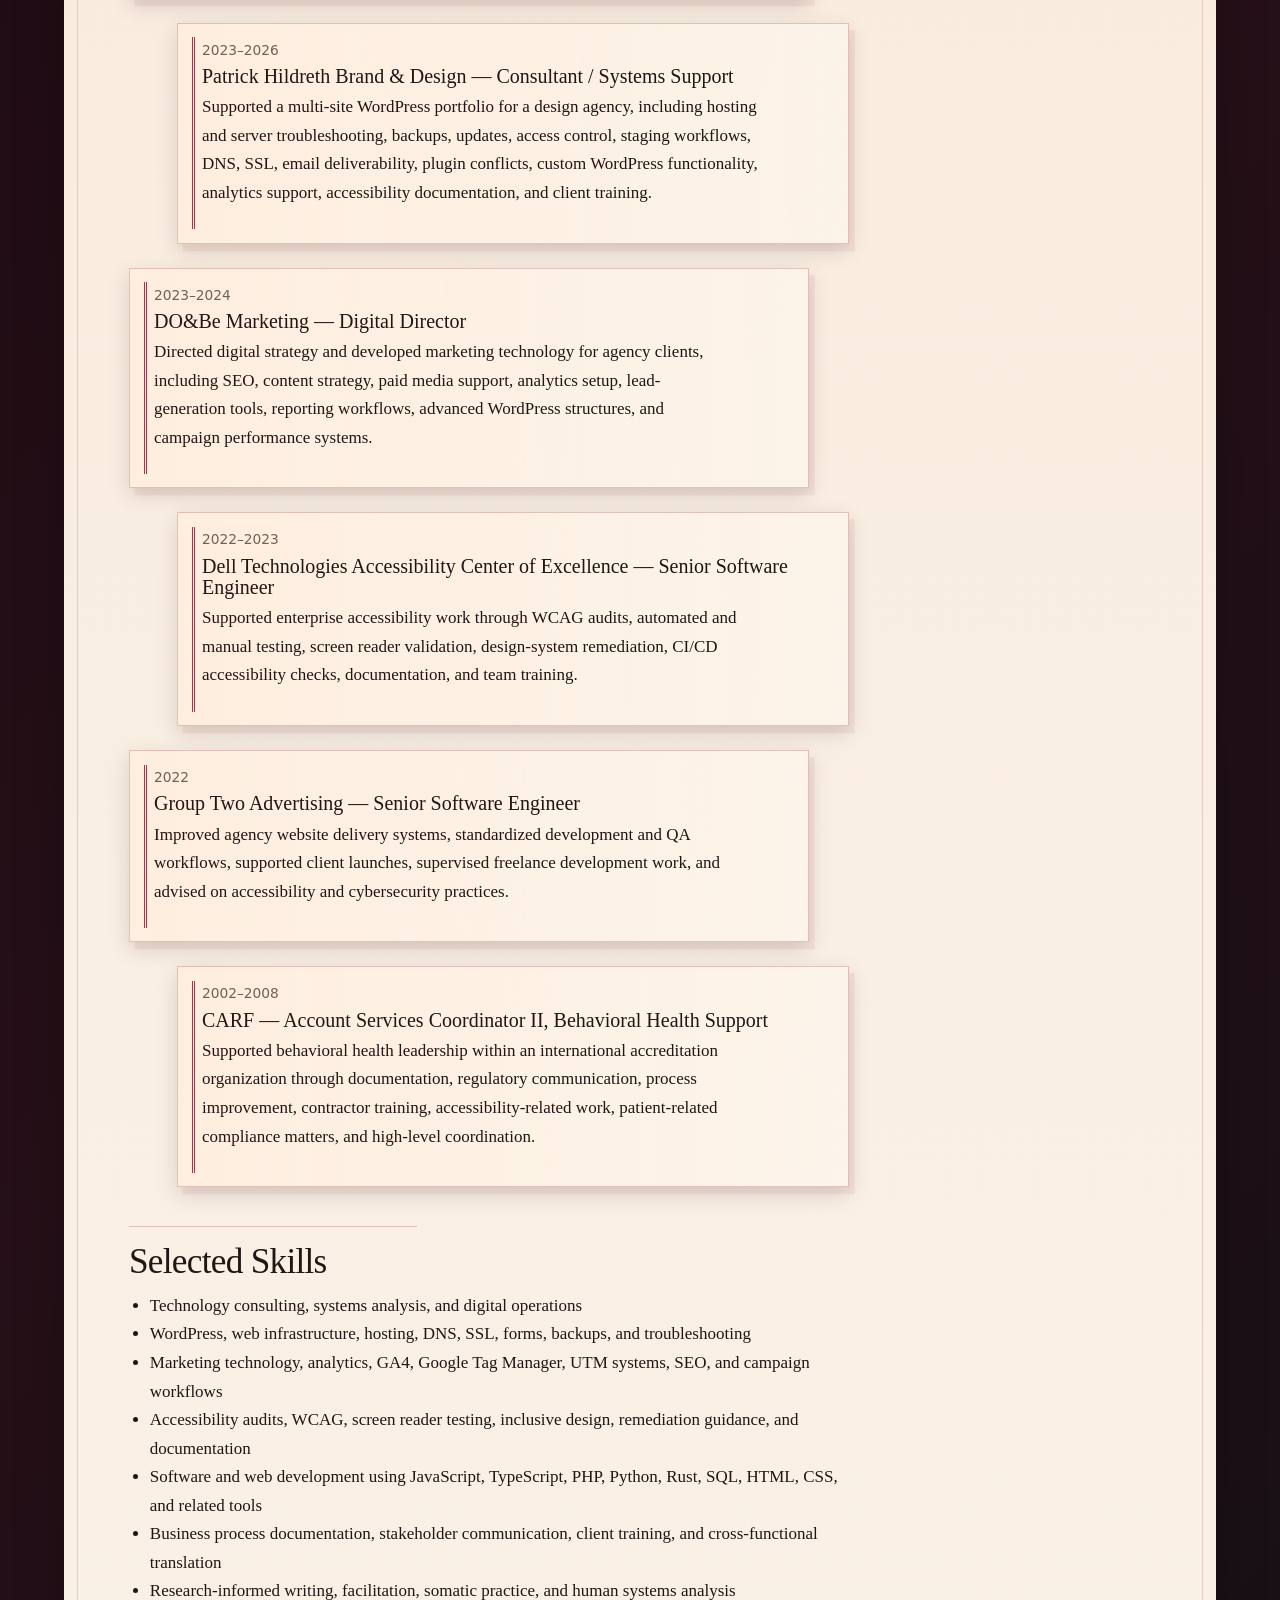
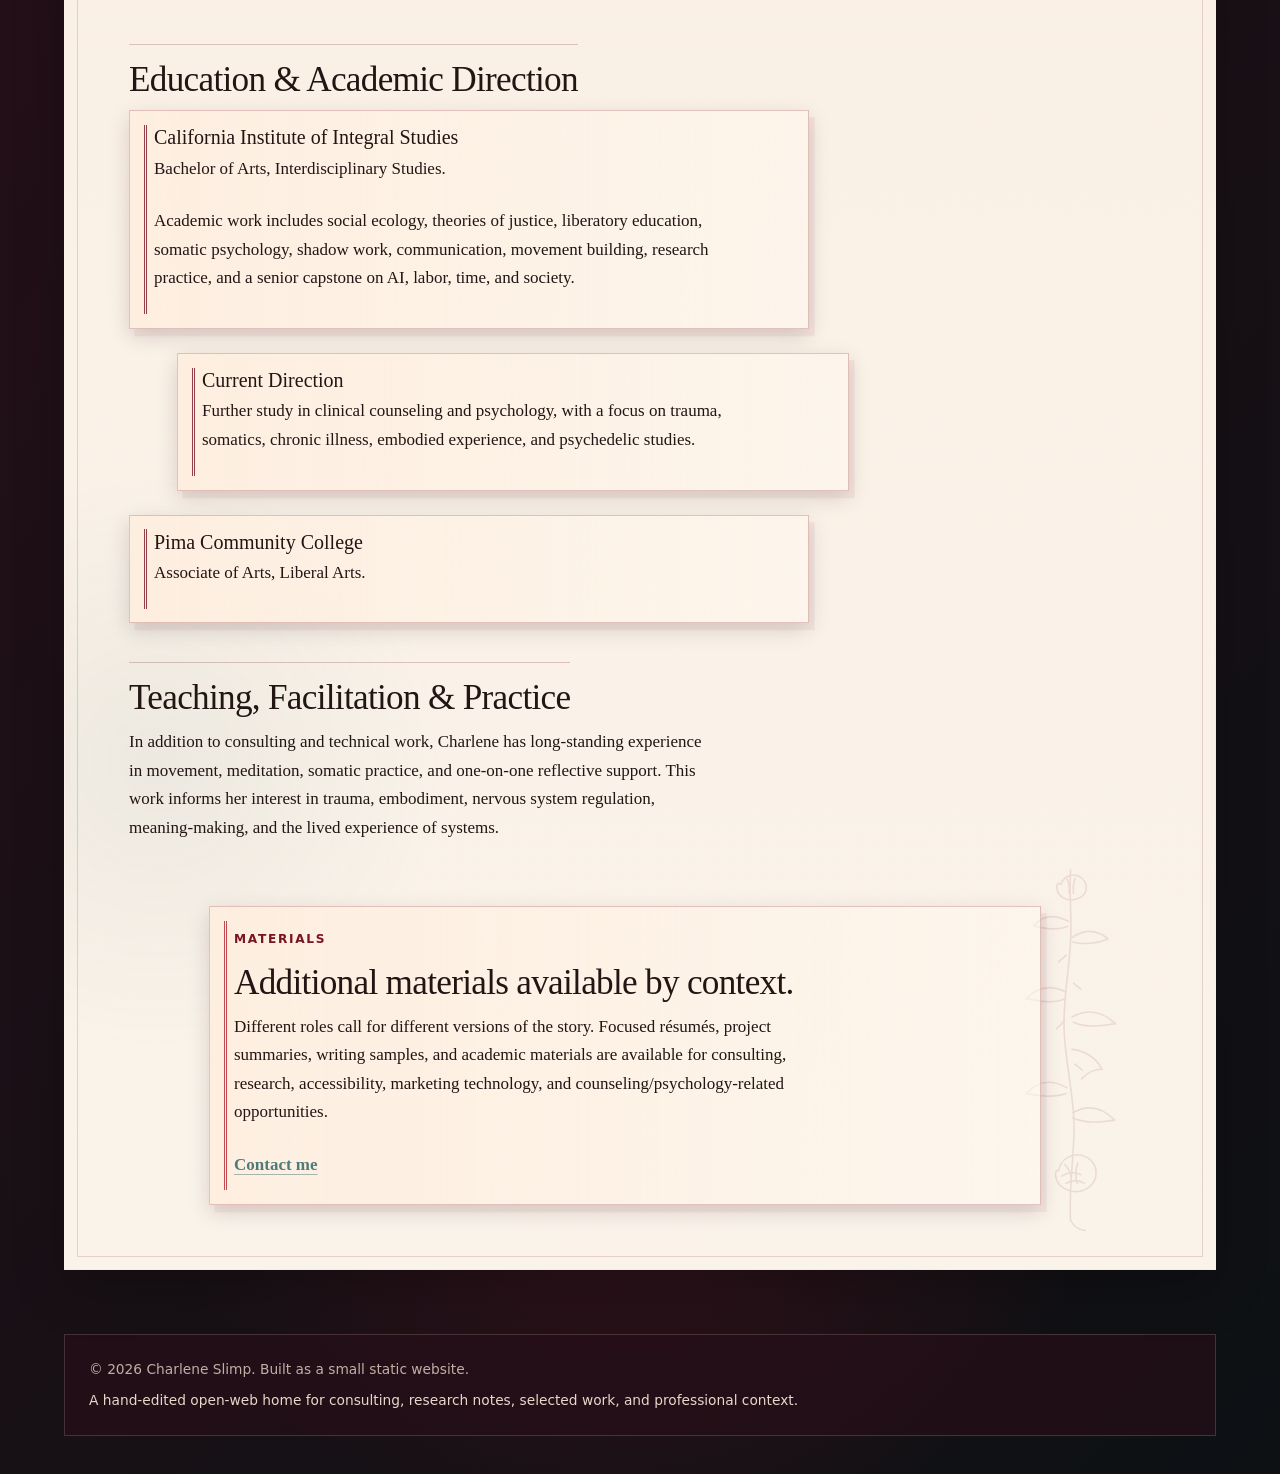
<file: cv.html>
<!doctype html>
<html lang="en">
  <head>
    <meta charset="utf-8">
    <meta name="viewport" content="width=device-width, initial-scale=1">
    <title>CV | Charlene Slimp</title>
    <meta name="description" content="Professional CV for Charlene Slimp, including consulting, technology, marketing systems, accessibility, research, and academic direction in counseling psychology, trauma, somatics, chronic illness, and psychedelic studies.">
    <link rel="stylesheet" href="assets/css/main.css?v=20260705">
    <script src="assets/js/main.js" defer></script>
  </head>
  <body>
    <a class="skip-link" href="#main">Skip to content</a>

    <header class="site-header">
      <div class="site-header__inner">
       <a class="site-title" href="index.html"><img src="assets/img/moth-mark-light.svg">Charlene Slimp</a>

        <button class="nav-toggle" type="button" aria-expanded="false" aria-controls="primary-nav">
          <span class="nav-toggle__icon" aria-hidden="true"></span>
          <span class="nav-toggle__text">Menu</span>
        </button>

        <nav class="site-nav" aria-label="Primary">
          <ul id="primary-nav">
            <li><a href="about.html">About</a></li>
            <li><a href="consulting.html">Consulting</a></li>
            <li><a href="research.html">Research &amp; Writing</a></li>
            <li><a href="selected-work.html">Selected Work</a></li>
            <li><a href="cv.html" aria-current="page">CV</a></li>
            <li><a href="contact.html">Contact</a></li>
          </ul>
        </nav>
      </div>
    </header>

    <main id="main" class="site-main page">
      <header class="page-header">
        <p class="kicker">CV</p>
        <h1>Technology, marketing systems, accessibility, research, and human systems work.</h1>
      </header>

      <section class="content-flow" aria-labelledby="cv-summary">
        <h2 id="cv-summary">Professional Summary</h2>

        <p>Charlene Slimp is a technology, marketing, and business systems consultant with experience across software development, WordPress and web infrastructure, accessibility, digital strategy, analytics, marketing operations, training, and small business systems.</p>

        <p>Her work often focuses on translating complex technical, operational, and human problems into clear priorities, practical workflows, and maintainable systems.</p>

        <p>She is currently pursuing further academic and professional development in clinical counseling and psychology, with interests in trauma, somatics, chronic illness, embodied experience, and psychedelic studies.</p>
      </section>

      <section class="entry-list" aria-labelledby="experience">
        <h2 id="experience">Selected Professional Experience</h2>

        <article class="cv-item">
          <p class="entry-meta">2010–Present</p>
          <h3>Technology, Marketing &amp; Business Systems Consultant</h3>
          <p>Consulting across websites, WordPress, marketing systems, analytics, accessibility, software tools, business process improvement, documentation, and digital operations for small businesses, agencies, creators, and specialized projects.</p>
          <p>Work includes digital systems audits, technical troubleshooting, custom web functionality, marketing workflow cleanup, sponsor and media materials, platform evaluation, and team/client training.</p>
        </article>

        <article class="cv-item">
          <p class="entry-meta">2023–2026</p>
          <h3>Patrick Hildreth Brand &amp; Design — Consultant / Systems Support</h3>
          <p>Supported a multi-site WordPress portfolio for a design agency, including hosting and server troubleshooting, backups, updates, access control, staging workflows, DNS, SSL, email deliverability, plugin conflicts, custom WordPress functionality, analytics support, accessibility documentation, and client training.</p>
        </article>

        <article class="cv-item">
          <p class="entry-meta">2023–2024</p>
          <h3>DO&amp;Be Marketing — Digital Director</h3>
          <p>Directed digital strategy and developed marketing technology for agency clients, including SEO, content strategy, paid media support, analytics setup, lead-generation tools, reporting workflows, advanced WordPress structures, and campaign performance systems.</p>
        </article>

        <article class="cv-item">
          <p class="entry-meta">2022–2023</p>
          <h3>Dell Technologies Accessibility Center of Excellence — Senior Software Engineer</h3>
          <p>Supported enterprise accessibility work through WCAG audits, automated and manual testing, screen reader validation, design-system remediation, CI/CD accessibility checks, documentation, and team training.</p>
        </article>

        <article class="cv-item">
          <p class="entry-meta">2022</p>
          <h3>Group Two Advertising — Senior Software Engineer</h3>
          <p>Improved agency website delivery systems, standardized development and QA workflows, supported client launches, supervised freelance development work, and advised on accessibility and cybersecurity practices.</p>
        </article>

        <article class="cv-item">
          <p class="entry-meta">2002–2008</p>
          <h3>CARF — Account Services Coordinator II, Behavioral Health Support</h3>
          <p>Supported behavioral health leadership within an international accreditation organization through documentation, regulatory communication, process improvement, contractor training, accessibility-related work, patient-related compliance matters, and high-level coordination.</p>
        </article>
      </section>

      <section class="content-flow" aria-labelledby="skills">
        <h2 id="skills">Selected Skills</h2>

        <ul>
          <li>Technology consulting, systems analysis, and digital operations</li>
          <li>WordPress, web infrastructure, hosting, DNS, SSL, forms, backups, and troubleshooting</li>
          <li>Marketing technology, analytics, GA4, Google Tag Manager, UTM systems, SEO, and campaign workflows</li>
          <li>Accessibility audits, WCAG, screen reader testing, inclusive design, remediation guidance, and documentation</li>
          <li>Software and web development using JavaScript, TypeScript, PHP, Python, Rust, SQL, HTML, CSS, and related tools</li>
          <li>Business process documentation, stakeholder communication, client training, and cross-functional translation</li>
          <li>Research-informed writing, facilitation, somatic practice, and human systems analysis</li>
        </ul>
      </section>

      <section class="content-flow" aria-labelledby="education">
        <h2 id="education">Education &amp; Academic Direction</h2>

        <div class="cv-item">
          <h3>California Institute of Integral Studies</h3>
          <p>Bachelor of Arts, Interdisciplinary Studies.</p>
          <p>Academic work includes social ecology, theories of justice, liberatory education, somatic psychology, shadow work, communication, movement building, research practice, and a senior capstone on AI, labor, time, and society.</p>
        </div>

        <div class="cv-item">
          <h3>Current Direction</h3>
          <p>Further study in clinical counseling and psychology, with a focus on trauma, somatics, chronic illness, embodied experience, and psychedelic studies.</p>
        </div>

        <div class="cv-item">
          <h3>Pima Community College</h3>
          <p>Associate of Arts, Liberal Arts.</p>
        </div>
      </section>

      <section class="content-flow" aria-labelledby="teaching-facilitation">
        <h2 id="teaching-facilitation">Teaching, Facilitation &amp; Practice</h2>

        <p>In addition to consulting and technical work, Charlene has long-standing experience in movement, meditation, somatic practice, and one-on-one reflective support. This work informs her interest in trauma, embodiment, nervous system regulation, meaning-making, and the lived experience of systems.</p>
      </section>

      <section class="note-block" aria-labelledby="cv-note">
        <p class="meta-label">Materials</p>
        <h2 id="cv-note">Additional materials available by context.</h2>
        <p>Different roles call for different versions of the story. Focused résumés, project summaries, writing samples, and academic materials are available for consulting, research, accessibility, marketing technology, and counseling/psychology-related opportunities.</p>
        <p><a href="contact.html">Contact me</a></p>
      </section>
    </main>

    <footer class="site-footer">
      <p>&copy; <span data-current-year>2026</span> Charlene Slimp. Built as a small static website.</p>
      <p>A hand-edited open-web home for consulting, research notes, selected work, and professional context.</p>
    </footer>
  </body>
</html>
</file>
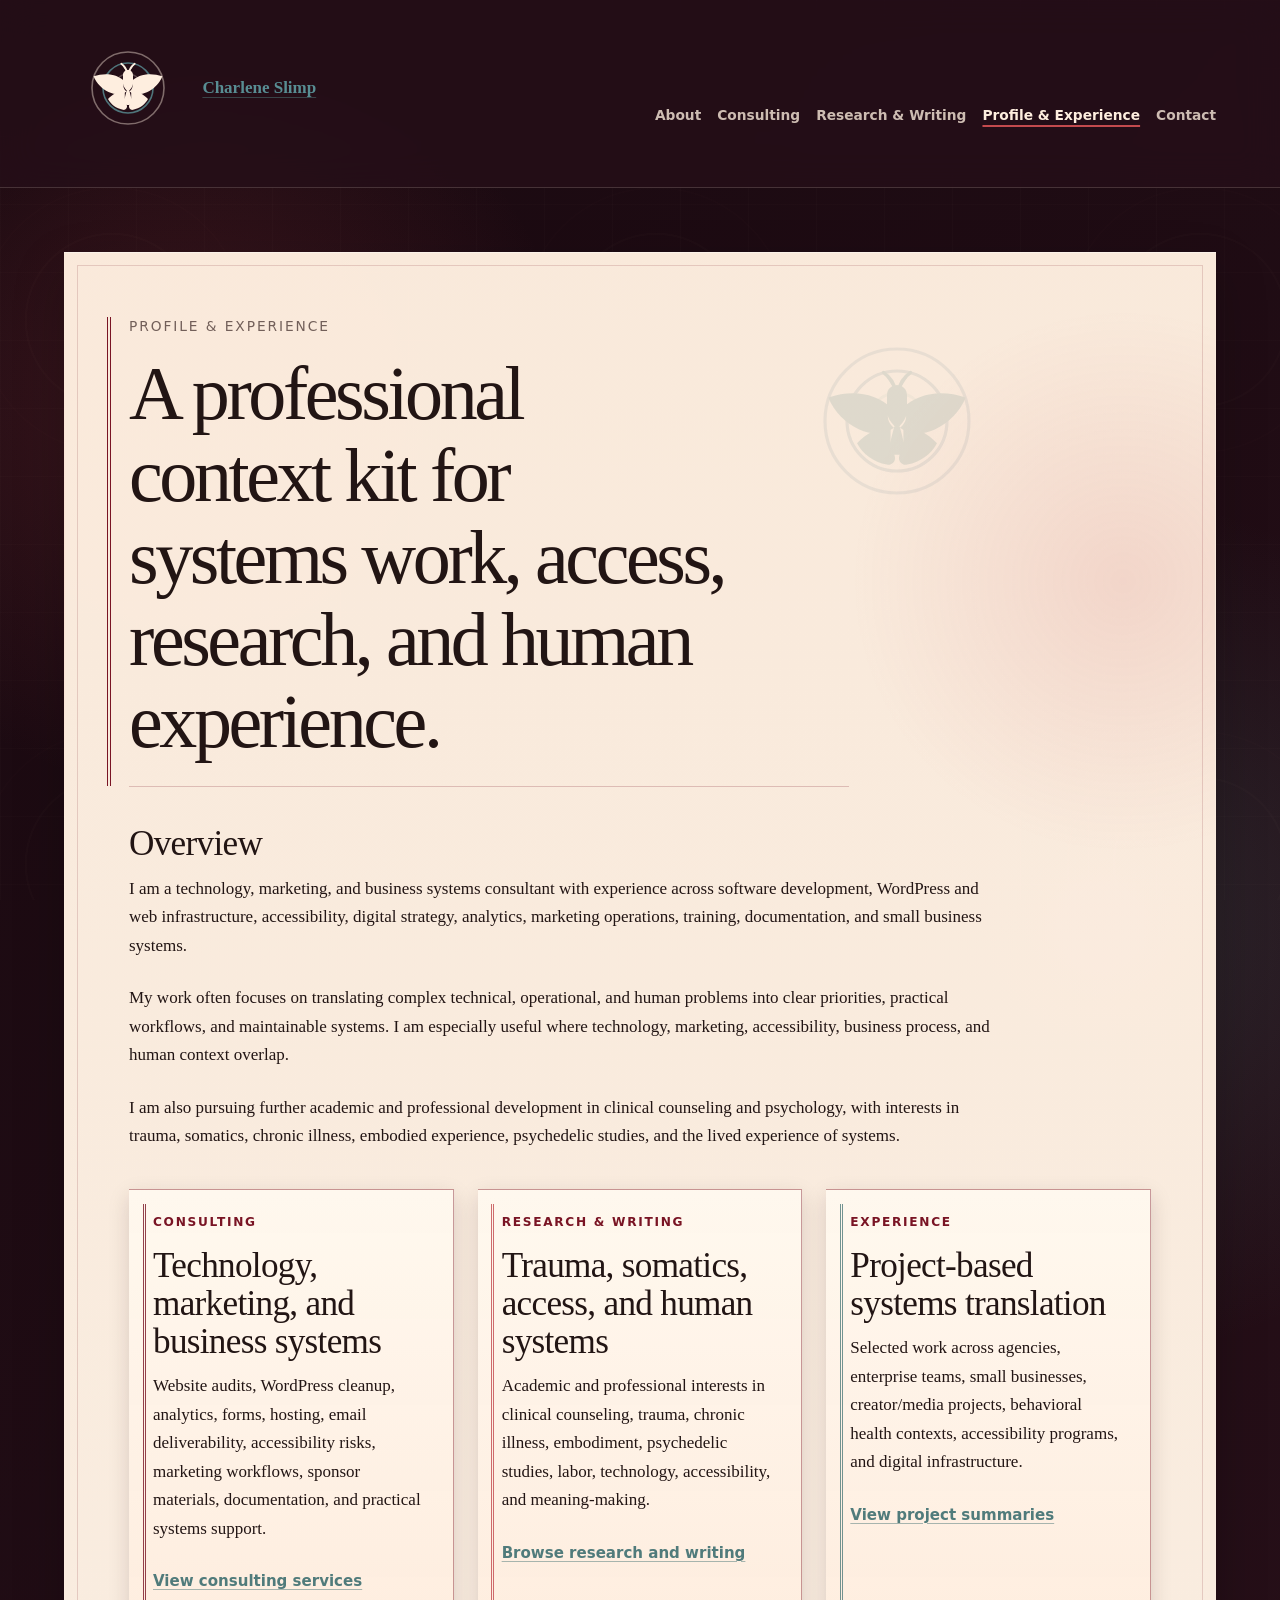
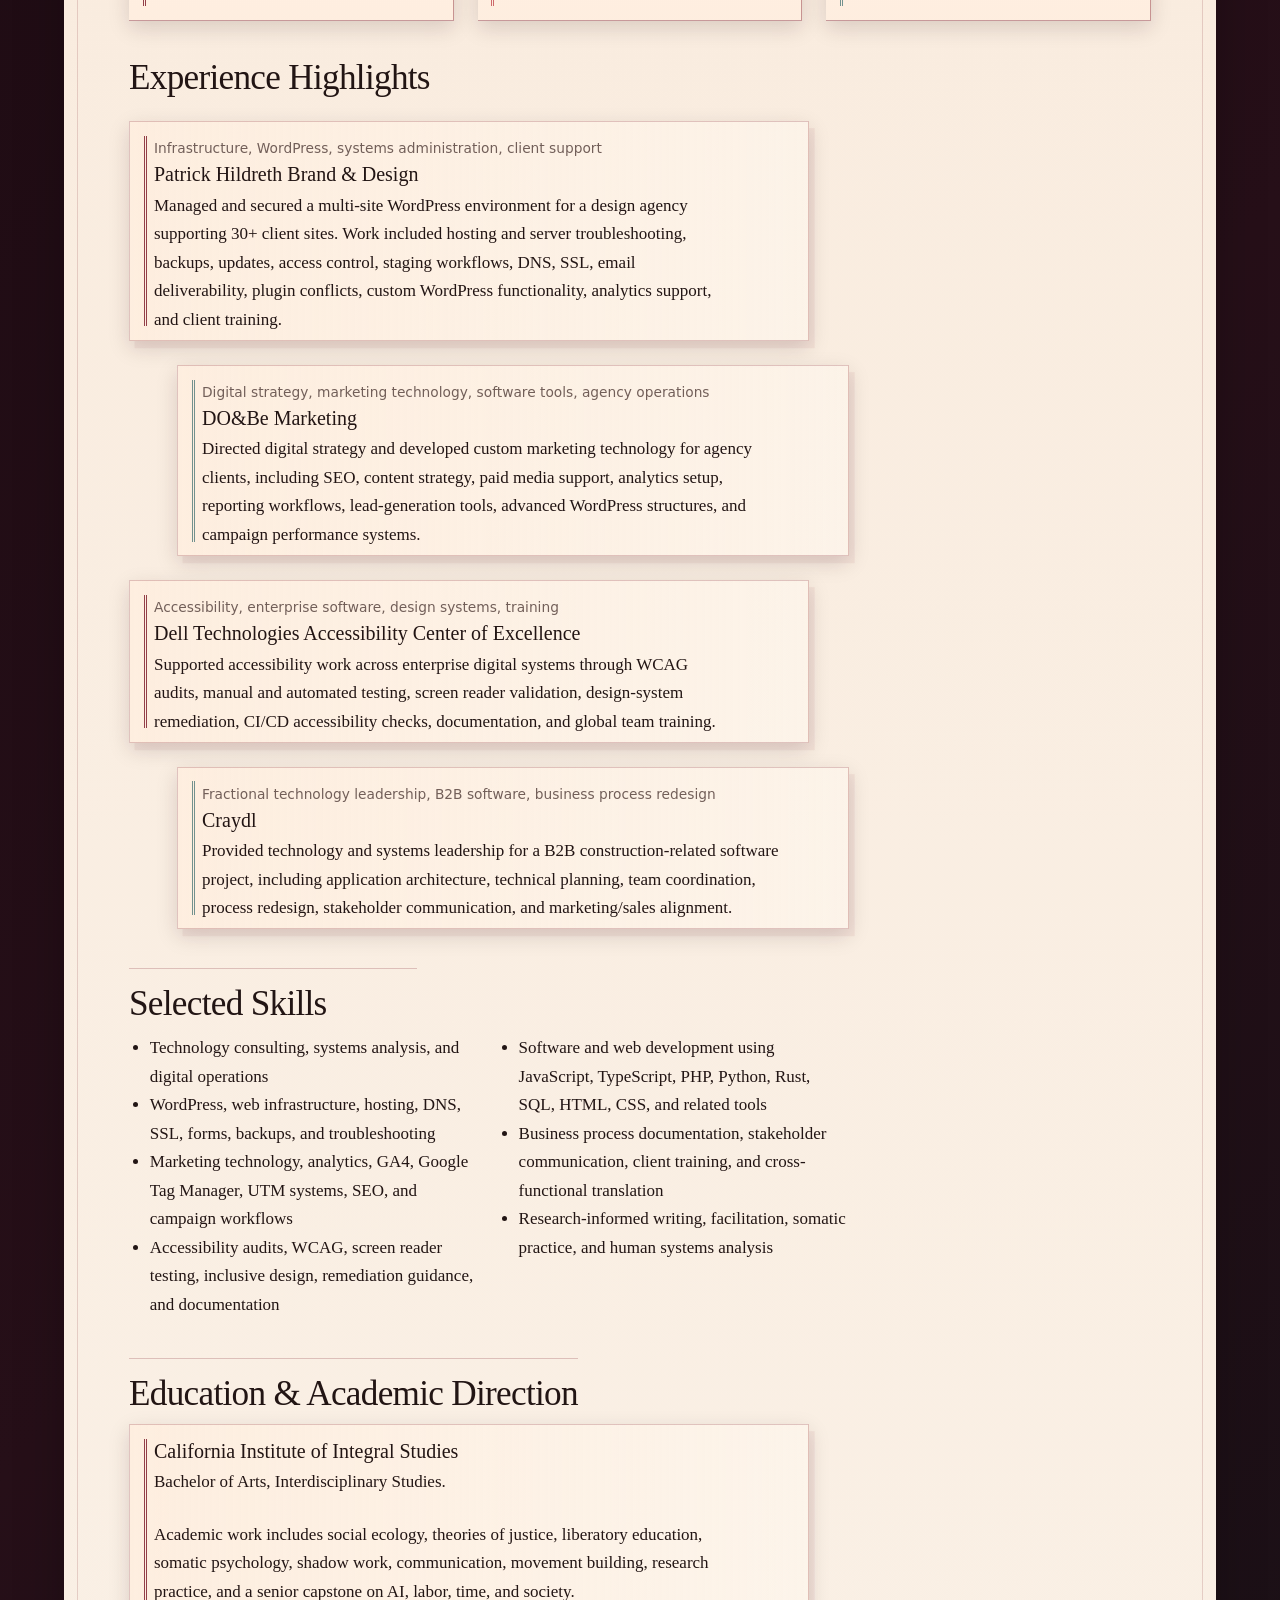
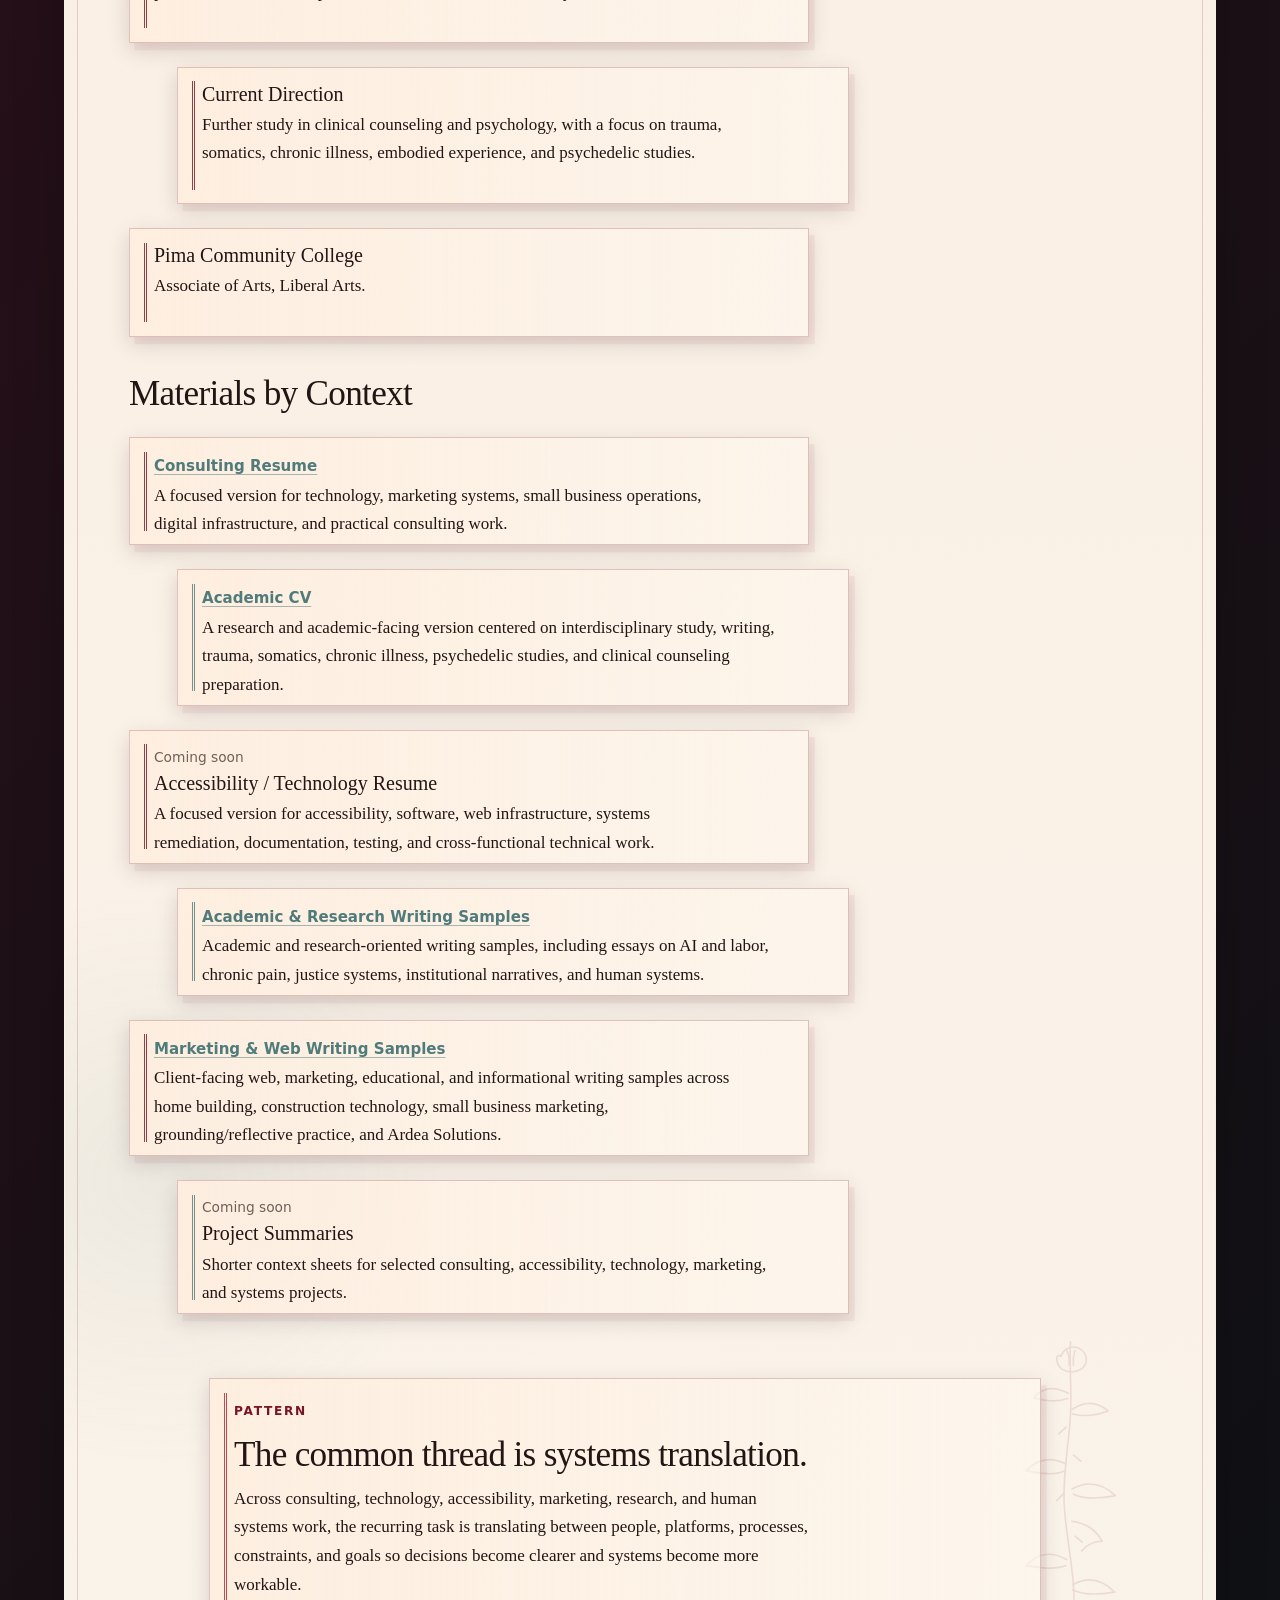
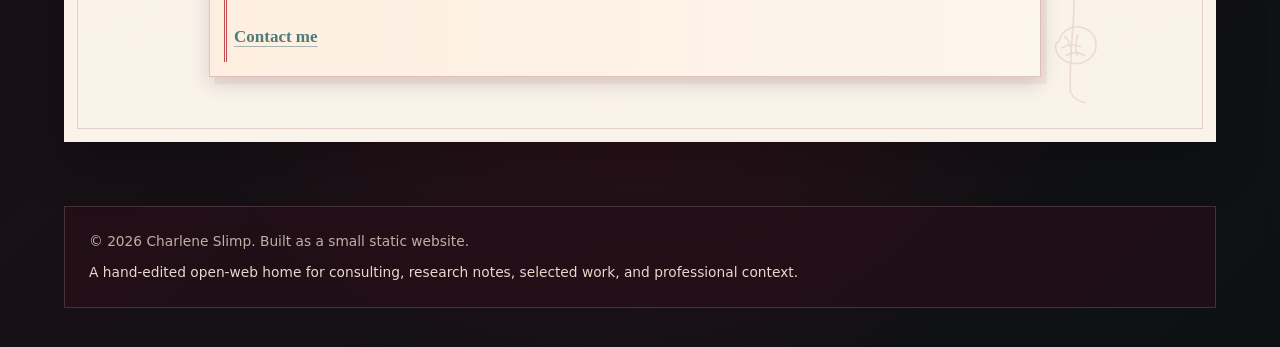
<file: profile.html>
<!doctype html>
<html lang="en">
  <head>
    <meta charset="utf-8">
    <meta name="viewport" content="width=device-width, initial-scale=1">
    <title>Profile &amp; Experience | Charlene Slimp</title>
    <meta name="description" content="A professional profile and experience overview for Charlene Slimp, including consulting, technology, accessibility, marketing systems, research, academic direction, and contextual materials.">
    <link rel="stylesheet" href="assets/css/main.css?v=20260705">
    <script src="assets/js/main.js" defer></script>
  </head>
  <body>
    <a class="skip-link" href="#main">Skip to content</a>

    <header class="site-header">
      <div class="site-header__inner">
        <a class="site-title" href="index.html"><img src="assets/img/moth-mark-light.svg">Charlene Slimp</a>

        <button class="nav-toggle" type="button" aria-expanded="false" aria-controls="primary-nav">
          <span class="nav-toggle__icon" aria-hidden="true"></span>
          <span class="nav-toggle__text">Menu</span>
        </button>

        <nav class="site-nav" aria-label="Primary">
          <ul id="primary-nav">
            <li><a href="about.html">About</a></li>
            <li><a href="consulting.html">Consulting</a></li>
            <li><a href="research.html">Research &amp; Writing</a></li>
            <li><a href="profile.html" aria-current="page">Profile &amp; Experience</a></li>
            <li><a href="contact.html">Contact</a></li>
          </ul>
        </nav>
      </div>
    </header>

    <main id="main" class="site-main page">
      <header class="page-header">
        <p class="kicker">Profile &amp; Experience</p>
        <h1>A professional context kit for systems work, access, research, and human experience.</h1>
      </header>

      <section class="content-wide" aria-labelledby="profile-overview">
        <h2 id="profile-overview">Overview</h2>

        <p>I am a technology, marketing, and business systems consultant with experience across software development, WordPress and web infrastructure, accessibility, digital strategy, analytics, marketing operations, training, documentation, and small business systems.</p>

        <p>My work often focuses on translating complex technical, operational, and human problems into clear priorities, practical workflows, and maintainable systems. I am especially useful where technology, marketing, accessibility, business process, and human context overlap.</p>

        <p>I am also pursuing further academic and professional development in clinical counseling and psychology, with interests in trauma, somatics, chronic illness, embodied experience, psychedelic studies, and the lived experience of systems.</p>
      </section>

      <section class="section-grid" aria-label="Profile focus areas">
        <article class="text-card note-card">
          <p class="meta-label">Consulting</p>
          <h2>Technology, marketing, and business systems</h2>
          <p>Website audits, WordPress cleanup, analytics, forms, hosting, email deliverability, accessibility risks, marketing workflows, sponsor materials, documentation, and practical systems support.</p>
          <p><a href="consulting.html">View consulting services</a></p>
        </article>

        <article class="text-card note-card note-card--clay">
          <p class="meta-label">Research &amp; Writing</p>
          <h2>Trauma, somatics, access, and human systems</h2>
          <p>Academic and professional interests in clinical counseling, trauma, chronic illness, embodiment, psychedelic studies, labor, technology, accessibility, and meaning-making.</p>
          <p><a href="research.html">Browse research and writing</a></p>
        </article>

        <article class="text-card note-card note-card--gray">
          <p class="meta-label">Experience</p>
          <h2>Project-based systems translation</h2>
          <p>Selected work across agencies, enterprise teams, small businesses, creator/media projects, behavioral health contexts, accessibility programs, and digital infrastructure.</p>
          <p><a href="selected-work.html">View project summaries</a></p>
        </article>
      </section>

      <section class="entry-list" aria-labelledby="experience-highlights">
        <h2 id="experience-highlights">Experience Highlights</h2>

        <article class="entry">
          <p class="entry-meta">Infrastructure, WordPress, systems administration, client support</p>
          <h3>Patrick Hildreth Brand &amp; Design</h3>
          <p>Managed and secured a multi-site WordPress environment for a design agency supporting 30+ client sites. Work included hosting and server troubleshooting, backups, updates, access control, staging workflows, DNS, SSL, email deliverability, plugin conflicts, custom WordPress functionality, analytics support, and client training.</p>
        </article>

        <article class="entry">
          <p class="entry-meta">Digital strategy, marketing technology, software tools, agency operations</p>
          <h3>DO&amp;Be Marketing</h3>
          <p>Directed digital strategy and developed custom marketing technology for agency clients, including SEO, content strategy, paid media support, analytics setup, reporting workflows, lead-generation tools, advanced WordPress structures, and campaign performance systems.</p>
        </article>

        <article class="entry">
          <p class="entry-meta">Accessibility, enterprise software, design systems, training</p>
          <h3>Dell Technologies Accessibility Center of Excellence</h3>
          <p>Supported accessibility work across enterprise digital systems through WCAG audits, manual and automated testing, screen reader validation, design-system remediation, CI/CD accessibility checks, documentation, and global team training.</p>
        </article>

        <article class="entry">
          <p class="entry-meta">Fractional technology leadership, B2B software, business process redesign</p>
          <h3>Craydl</h3>
          <p>Provided technology and systems leadership for a B2B construction-related software project, including application architecture, technical planning, team coordination, process redesign, stakeholder communication, and marketing/sales alignment.</p>
        </article>
      </section>

      <section class="content-flow" aria-labelledby="skills">
        <h2 id="skills">Selected Skills</h2>

        <ul class="work-list">
          <li>Technology consulting, systems analysis, and digital operations</li>
          <li>WordPress, web infrastructure, hosting, DNS, SSL, forms, backups, and troubleshooting</li>
          <li>Marketing technology, analytics, GA4, Google Tag Manager, UTM systems, SEO, and campaign workflows</li>
          <li>Accessibility audits, WCAG, screen reader testing, inclusive design, remediation guidance, and documentation</li>
          <li>Software and web development using JavaScript, TypeScript, PHP, Python, Rust, SQL, HTML, CSS, and related tools</li>
          <li>Business process documentation, stakeholder communication, client training, and cross-functional translation</li>
          <li>Research-informed writing, facilitation, somatic practice, and human systems analysis</li>
        </ul>
      </section>

      <section class="content-flow" aria-labelledby="education">
        <h2 id="education">Education &amp; Academic Direction</h2>

        <div class="cv-item">
          <h3>California Institute of Integral Studies</h3>
          <p>Bachelor of Arts, Interdisciplinary Studies.</p>
          <p>Academic work includes social ecology, theories of justice, liberatory education, somatic psychology, shadow work, communication, movement building, research practice, and a senior capstone on AI, labor, time, and society.</p>
        </div>

        <div class="cv-item">
          <h3>Current Direction</h3>
          <p>Further study in clinical counseling and psychology, with a focus on trauma, somatics, chronic illness, embodied experience, and psychedelic studies.</p>
        </div>

        <div class="cv-item">
          <h3>Pima Community College</h3>
          <p>Associate of Arts, Liberal Arts.</p>
        </div>
      </section>

      <section class="entry-list" aria-labelledby="materials">
        <h2 id="materials">Materials by Context</h2>

        <article class="entry">
          <h3><a href="/resumes/Charlene%20Slimp%20-%20Consulting%20Resume.pdf" target="_blank" rel="noopener">Consulting Resume</a></h3>
          <p>A focused version for technology, marketing systems, small business operations, digital infrastructure, and practical consulting work.</p>
        </article>

        <article class="entry">
          <h3><a href="/resumes/Charlene%20Slimp%20-%20Academic%20Resume.pdf" target="_blank" rel="noopener">Academic CV</a></h3>
          <p>A research and academic-facing version centered on interdisciplinary study, writing, trauma, somatics, chronic illness, psychedelic studies, and clinical counseling preparation.</p>
        </article>

        <article class="entry">
          <p class="entry-meta">Coming soon</p>
          <h3>Accessibility / Technology Resume</h3>
          <p>A focused version for accessibility, software, web infrastructure, systems remediation, documentation, testing, and cross-functional technical work.</p>
        </article>

        <article class="entry">
          <h3><a href="research.html">Academic &amp; Research Writing Samples</a></h3>
          <p>Academic and research-oriented writing samples, including essays on AI and labor, chronic pain, justice systems, institutional narratives, and human systems.</p>
        </article>

        <article class="entry">
          <h3><a href="writing-samples.html">Marketing &amp; Web Writing Samples</a></h3>
          <p>Client-facing web, marketing, educational, and informational writing samples across home building, construction technology, small business marketing, grounding/reflective practice, and Ardea Solutions.</p>
        </article>

        <article class="entry">
          <p class="entry-meta">Coming soon</p>
          <h3>Project Summaries</h3>
          <p>Shorter context sheets for selected consulting, accessibility, technology, marketing, and systems projects.</p>
        </article>
      </section>

      <section class="note-block" aria-labelledby="profile-note">
        <p class="meta-label">Pattern</p>
        <h2 id="profile-note">The common thread is systems translation.</h2>
        <p>Across consulting, technology, accessibility, marketing, research, and human systems work, the recurring task is translating between people, platforms, processes, constraints, and goals so decisions become clearer and systems become more workable.</p>
        <p><a href="contact.html">Contact me</a></p>
      </section>
    </main>

    <footer class="site-footer">
      <p>&copy; <span data-current-year>2026</span> Charlene Slimp. Built as a small static website.</p>
      <p>A hand-edited open-web home for consulting, research notes, selected work, and professional context.</p>
    </footer>
  </body>
</html>
</file>
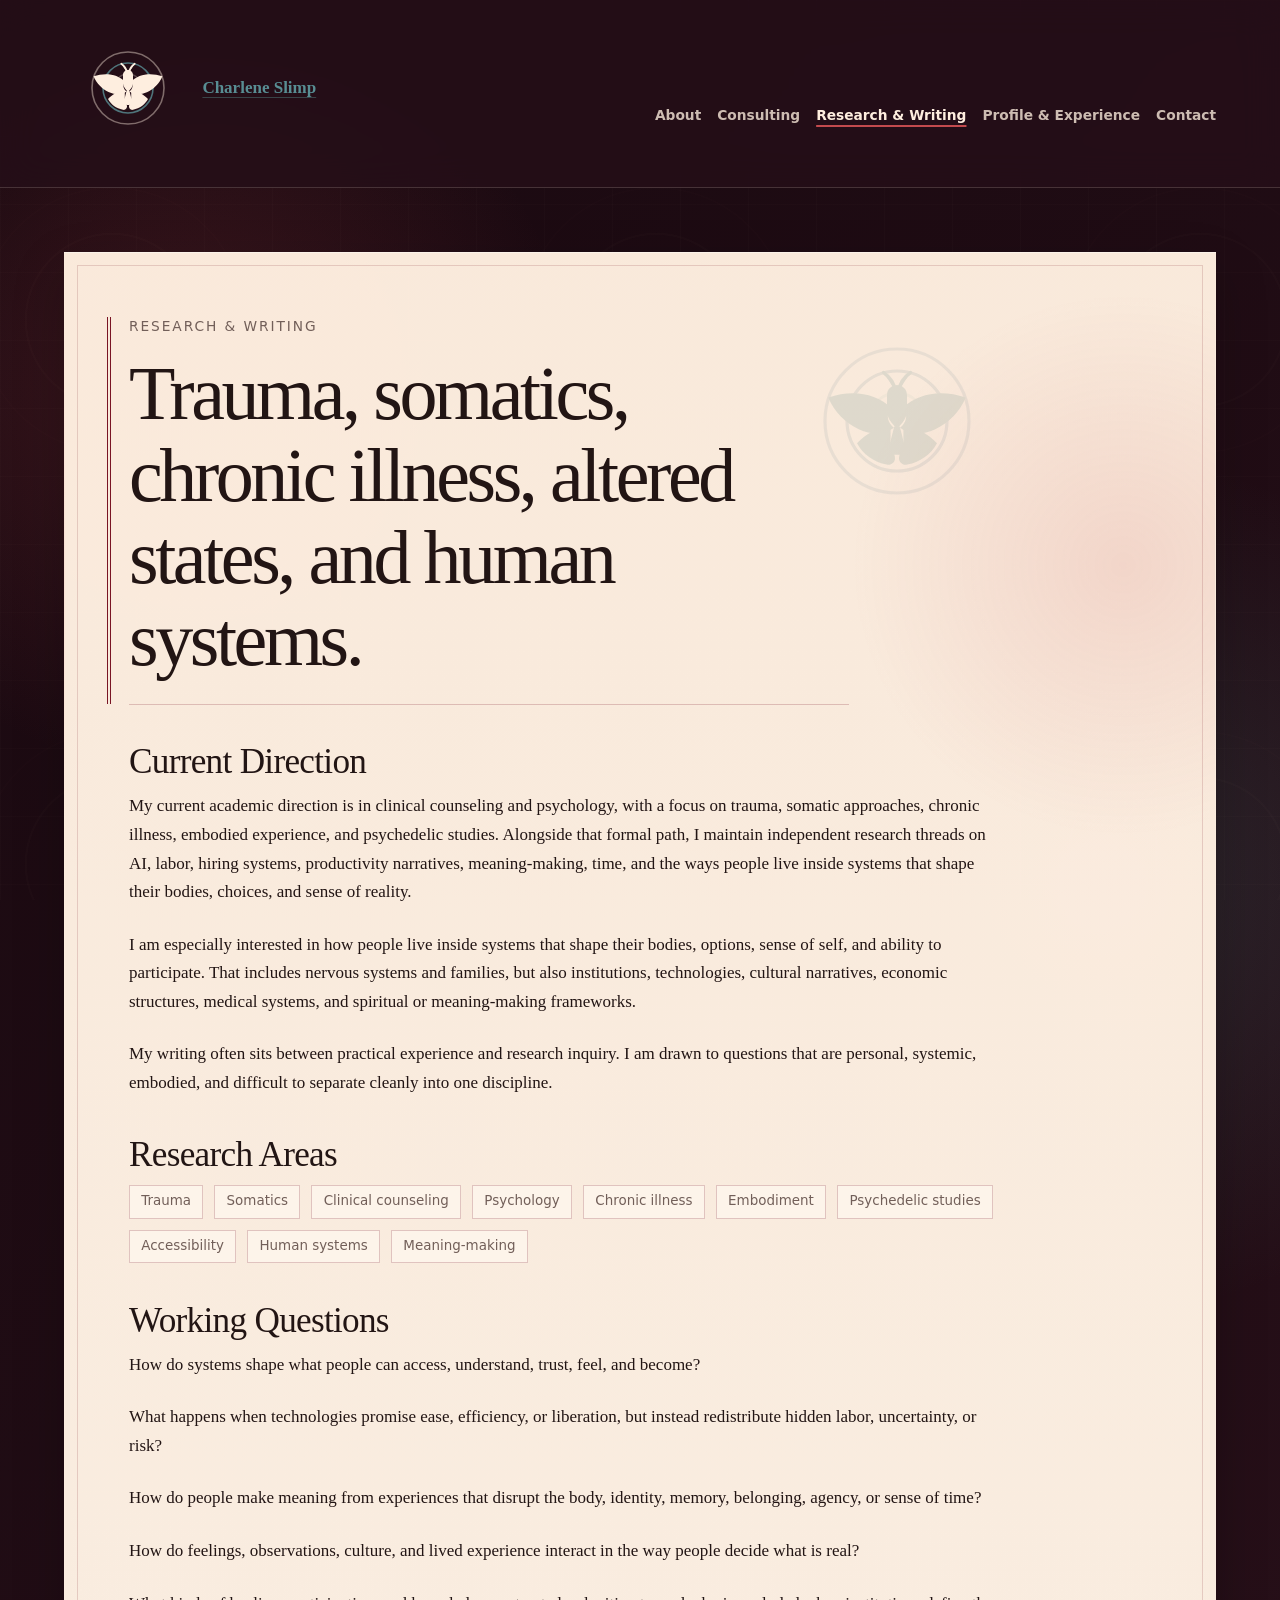
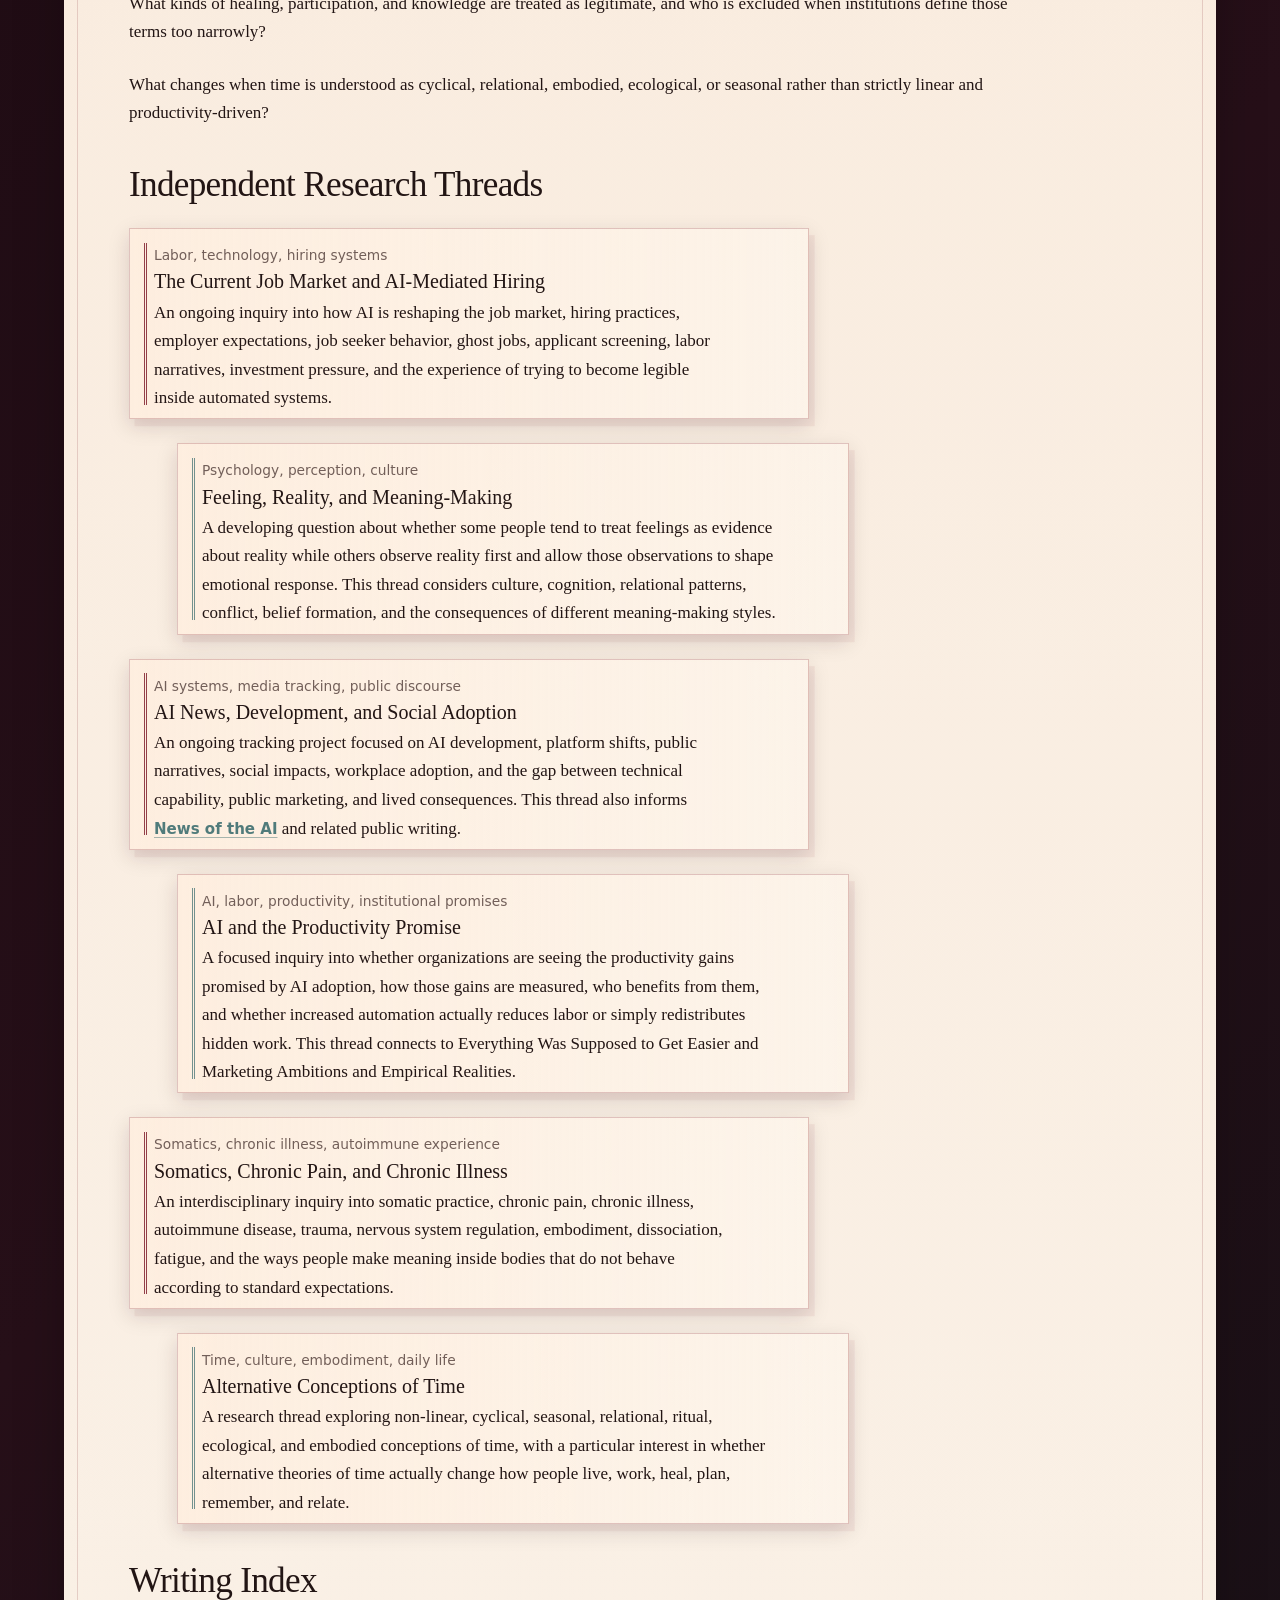
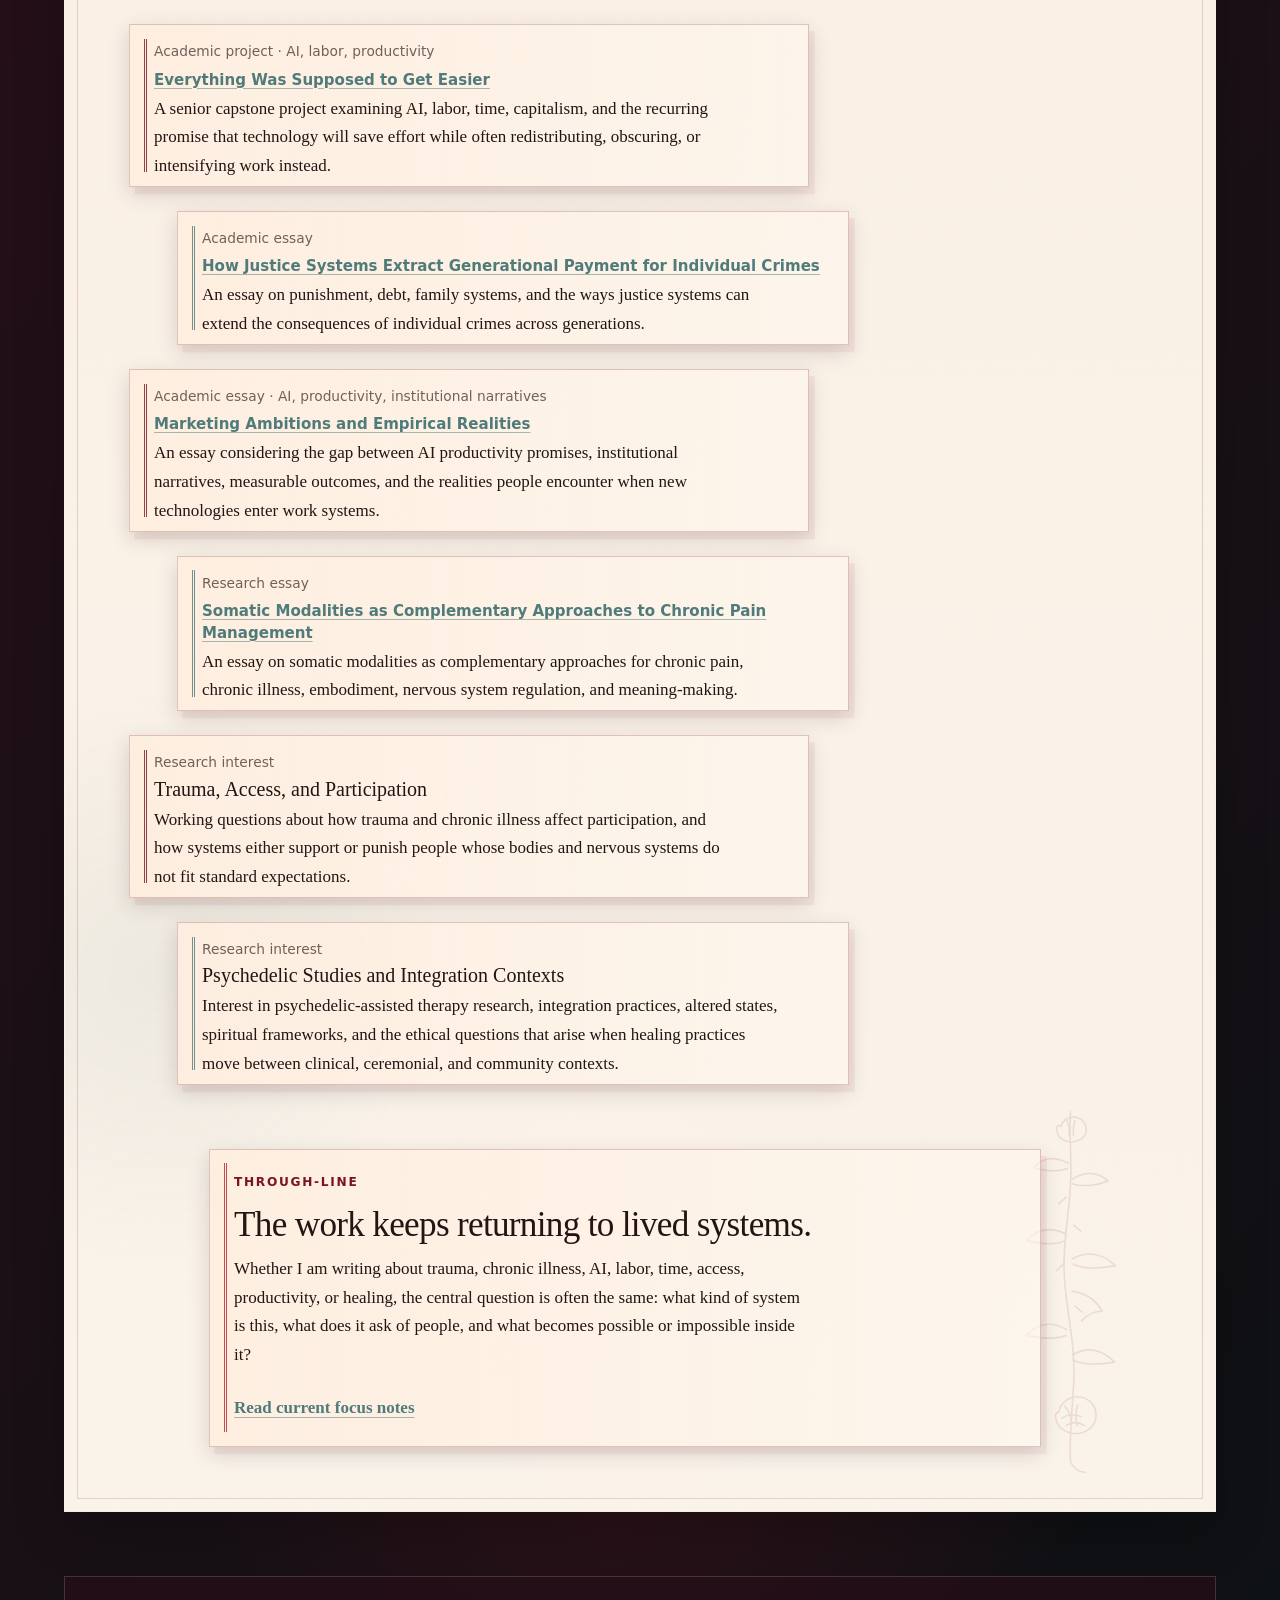
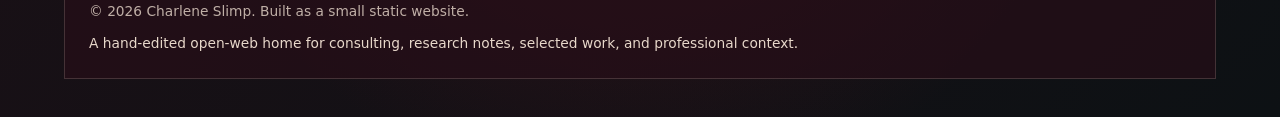
<file: research.html>
<!doctype html>
<html lang="en">
  <head>
    <meta charset="utf-8">
    <meta name="viewport" content="width=device-width, initial-scale=1">
    <title>Research &amp; Writing | Charlene Slimp</title>
    <meta name="description" content="Research notes and writing by Charlene Slimp on trauma, somatics, chronic illness, embodiment, counseling psychology, psychedelic studies, accessibility, technology, and human systems.">
    <link rel="stylesheet" href="assets/css/main.css?v=20260705">
    <script src="assets/js/main.js" defer></script>
  </head>
  <body>
    <a class="skip-link" href="#main">Skip to content</a>

    <header class="site-header">
      <div class="site-header__inner">
        <a class="site-title" href="index.html"><img src="assets/img/moth-mark-light.svg">Charlene Slimp</a>

        <button class="nav-toggle" type="button" aria-expanded="false" aria-controls="primary-nav">
          <span class="nav-toggle__icon" aria-hidden="true"></span>
          <span class="nav-toggle__text">Menu</span>
        </button>


        <nav class="site-nav" aria-label="Primary">
          <ul id="primary-nav">
            <li><a href="about.html">About</a></li>
            <li><a href="consulting.html">Consulting</a></li>
            <li><a href="research.html" aria-current="page">Research &amp; Writing</a></li>
            <li><a href="profile.html">Profile & Experience</a></li>
            <li><a href="contact.html">Contact</a></li>
          </ul>
        </nav>
      </div>
    </header>

    <main id="main" class="site-main page">
      <header class="page-header">
        <p class="kicker">Research &amp; Writing</p>
        <h1>Trauma, somatics, chronic illness, altered states, and human systems.</h1>
      </header>

      <section class="content-wide" aria-labelledby="research-overview">
        <h2 id="research-overview">Current Direction</h2>

        <p>My current academic direction is in clinical counseling and psychology, with a focus on trauma, somatic approaches, chronic illness, embodied experience, and psychedelic studies. Alongside that formal path, I maintain independent research threads on AI, labor, hiring systems, productivity narratives, meaning-making, time, and the ways people live inside systems that shape their bodies, choices, and sense of reality.</p>

        <p>I am especially interested in how people live inside systems that shape their bodies, options, sense of self, and ability to participate. That includes nervous systems and families, but also institutions, technologies, cultural narratives, economic structures, medical systems, and spiritual or meaning-making frameworks.</p>

        <p>My writing often sits between practical experience and research inquiry. I am drawn to questions that are personal, systemic, embodied, and difficult to separate cleanly into one discipline.</p>

        <h2>Research Areas</h2>

        <ul class="tag-list" aria-label="Topics">
          <li>Trauma</li>
          <li>Somatics</li>
          <li>Clinical counseling</li>
          <li>Psychology</li>
          <li>Chronic illness</li>
          <li>Embodiment</li>
          <li>Psychedelic studies</li>
          <li>Accessibility</li>
          <li>Human systems</li>
          <li>Meaning-making</li>
        </ul>

        
        <h2 id="working-questions">Working Questions</h2>

        <p>How do systems shape what people can access, understand, trust, feel, and become?</p>

        <p>What happens when technologies promise ease, efficiency, or liberation, but instead redistribute hidden labor, uncertainty, or risk?</p>

        <p>How do people make meaning from experiences that disrupt the body, identity, memory, belonging, agency, or sense of time?</p>

        <p>How do feelings, observations, culture, and lived experience interact in the way people decide what is real?</p>

        <p>What kinds of healing, participation, and knowledge are treated as legitimate, and who is excluded when institutions define those terms too narrowly?</p>

        <p>What changes when time is understood as cyclical, relational, embodied, ecological, or seasonal rather than strictly linear and productivity-driven?</p>
      </section>

      <section class="entry-list" aria-labelledby="research-threads">
        <h2 id="research-threads">Independent Research Threads</h2>

        <article class="entry">
          <p class="entry-meta">Labor, technology, hiring systems</p>
          <h3>The Current Job Market and AI-Mediated Hiring</h3>
          <p>An ongoing inquiry into how AI is reshaping the job market, hiring practices, employer expectations, job seeker behavior, ghost jobs, applicant screening, labor narratives, investment pressure, and the experience of trying to become legible inside automated systems.</p>
        </article>

        <article class="entry">
          <p class="entry-meta">Psychology, perception, culture</p>
          <h3>Feeling, Reality, and Meaning-Making</h3>
          <p>A developing question about whether some people tend to treat feelings as evidence about reality while others observe reality first and allow those observations to shape emotional response. This thread considers culture, cognition, relational patterns, conflict, belief formation, and the consequences of different meaning-making styles.</p>
        </article>

        <article class="entry">
          <p class="entry-meta">AI systems, media tracking, public discourse</p>
          <h3>AI News, Development, and Social Adoption</h3>
          <p>An ongoing tracking project focused on AI development, platform shifts, public narratives, social impacts, workplace adoption, and the gap between technical capability, public marketing, and lived consequences. This thread also informs <a target="_new" href="https://newsoftheai.com">News of the AI</a> and related public writing.</p>
        </article>

        <article class="entry">
          <p class="entry-meta">AI, labor, productivity, institutional promises</p>
          <h3>AI and the Productivity Promise</h3>
          <p>A focused inquiry into whether organizations are seeing the productivity gains promised by AI adoption, how those gains are measured, who benefits from them, and whether increased automation actually reduces labor or simply redistributes hidden work. This thread connects to Everything Was Supposed to Get Easier and Marketing Ambitions and Empirical Realities.</p>
        </article>

        <article class="entry">
          <p class="entry-meta">Somatics, chronic illness, autoimmune experience</p>
          <h3>Somatics, Chronic Pain, and Chronic Illness</h3>
          <p>An interdisciplinary inquiry into somatic practice, chronic pain, chronic illness, autoimmune disease, trauma, nervous system regulation, embodiment, dissociation, fatigue, and the ways people make meaning inside bodies that do not behave according to standard expectations.</p>
        </article>

        <article class="entry">
          <p class="entry-meta">Time, culture, embodiment, daily life</p>
          <h3>Alternative Conceptions of Time</h3>
          <p>A research thread exploring non-linear, cyclical, seasonal, relational, ritual, ecological, and embodied conceptions of time, with a particular interest in whether alternative theories of time actually change how people live, work, heal, plan, remember, and relate.</p>
        </article>
      </section>


        <section class="entry-list" aria-labelledby="writing-list">
          <h2 id="writing-list">Writing Index</h2>

          <article class="entry">
            <p class="entry-meta">Academic project · AI, labor, productivity</p>
            <h3><a href="essays/Everything%20Was%20Supposed%20to%20Get%20Easier%20-%20Charlene%20Slimp.pdf">Everything Was Supposed to Get Easier</a></h3>
            <p>A senior capstone project examining AI, labor, time, capitalism, and the recurring promise that technology will save effort while often redistributing, obscuring, or intensifying work instead.</p>
          </article>

          <article class="entry">
            <p class="entry-meta">Academic essay</p>
            <h3><a href="essays/How%20Justice%20Systems%20Extract%20Generational%20Payment%20for%20Individual%20Crimes%20-%20Charlene%20Slimp.pdf" target="_new">How Justice Systems Extract Generational Payment for Individual Crimes</a></h3>
            <p>An essay on punishment, debt, family systems, and the ways justice systems can extend the consequences of individual crimes across generations.</p>
          </article>

          <article class="entry">
            <p class="entry-meta">Academic essay · AI, productivity, institutional narratives</p>
            <h3><a href="essays/Marketing_Ambitions_and_Empirical_Realit.pdf">Marketing Ambitions and Empirical Realities</a></h3>
            <p>An essay considering the gap between AI productivity promises, institutional narratives, measurable outcomes, and the realities people encounter when new technologies enter work systems.</p>
          </article>

          <article class="entry">
            <p class="entry-meta">Research essay</p>
            <h3><a href="essays/Somatic%20Modalities%20as%20Complementary%20Approaches%20to%20Chronic%20Pain%20Management%20-%20Charlene%20Slimp.pdf" target="_new">Somatic Modalities as Complementary Approaches to Chronic Pain Management</a></h3>
            <p>An essay on somatic modalities as complementary approaches for chronic pain, chronic illness, embodiment, nervous system regulation, and meaning-making.</p>
          </article>

          <article class="entry">
            <p class="entry-meta">Research interest</p>
            <h3>Trauma, Access, and Participation</h3>
            <p>Working questions about how trauma and chronic illness affect participation, and how systems either support or punish people whose bodies and nervous systems do not fit standard expectations.</p>
          </article>

          <article class="entry">
            <p class="entry-meta">Research interest</p>
            <h3>Psychedelic Studies and Integration Contexts</h3>
            <p>Interest in psychedelic-assisted therapy research, integration practices, altered states, spiritual frameworks, and the ethical questions that arise when healing practices move between clinical, ceremonial, and community contexts.</p>
          </article>
        </section>

      <section class="note-block" aria-labelledby="research-note">
        <p class="meta-label">Through-line</p>
        <h2 id="research-note">The work keeps returning to lived systems.</h2>
        <p>Whether I am writing about trauma, chronic illness, AI, labor, time, access, productivity, or healing, the central question is often the same: what kind of system is this, what does it ask of people, and what becomes possible or impossible inside it?</p>

        <p><a href="current-focus.html">Read current focus notes</a></p>
      </section>
    </main>

    <footer class="site-footer">
      <p>&copy; <span data-current-year>2026</span> Charlene Slimp. Built as a small static website.</p>
      <p>A hand-edited open-web home for consulting, research notes, selected work, and professional context.</p>
    </footer>
  </body>
</html>
</file>
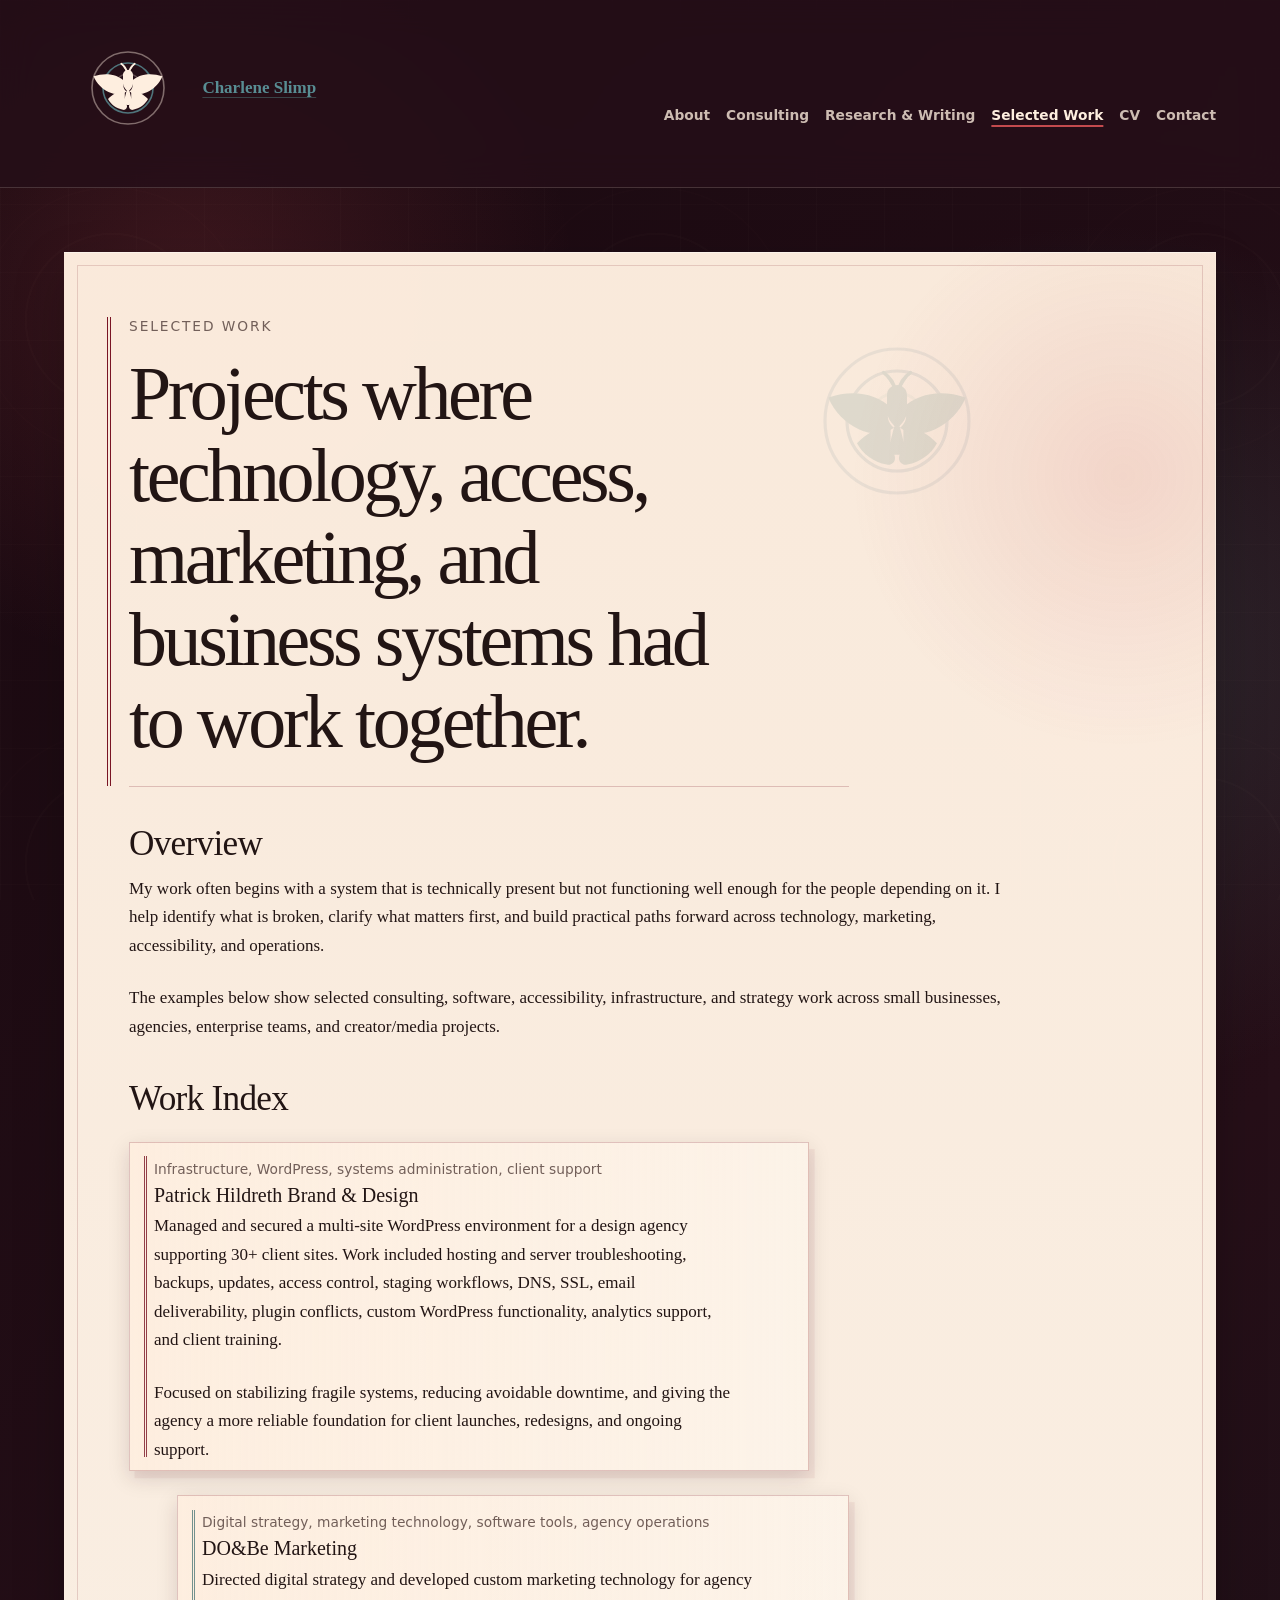
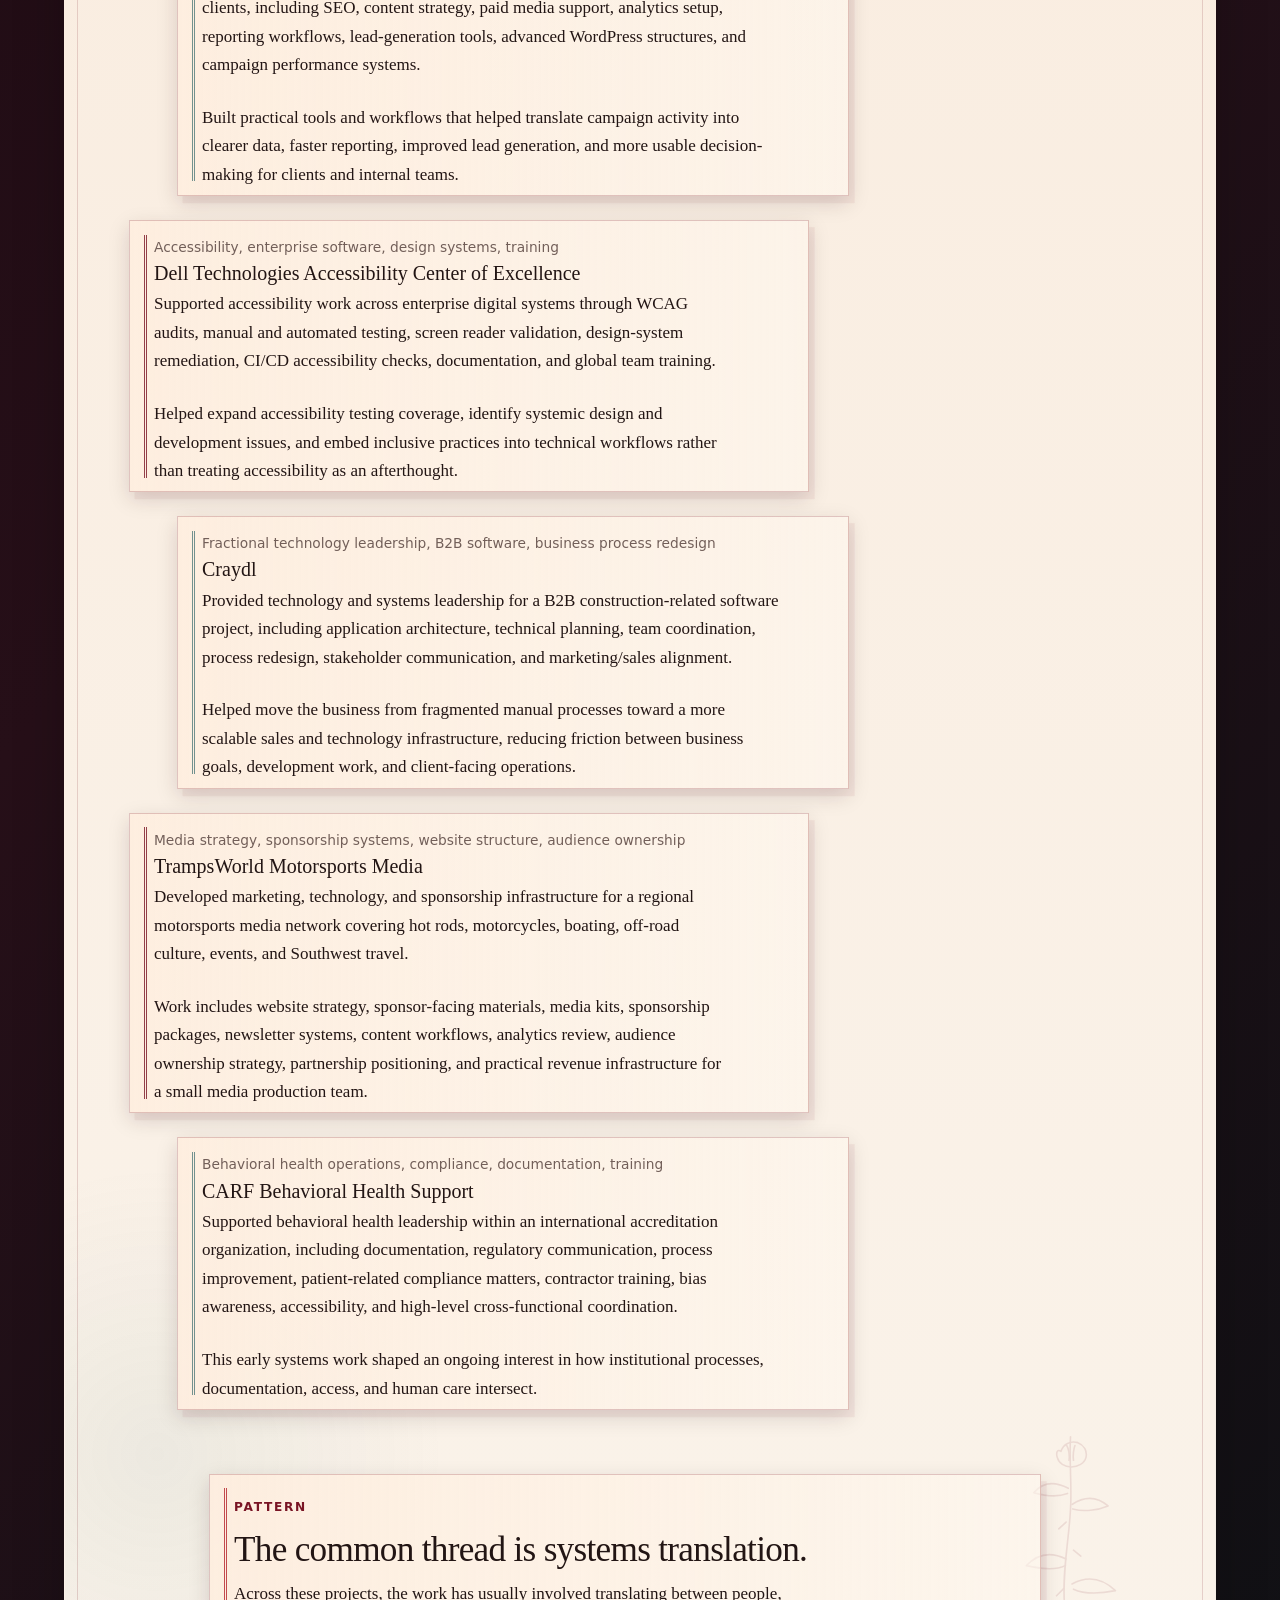
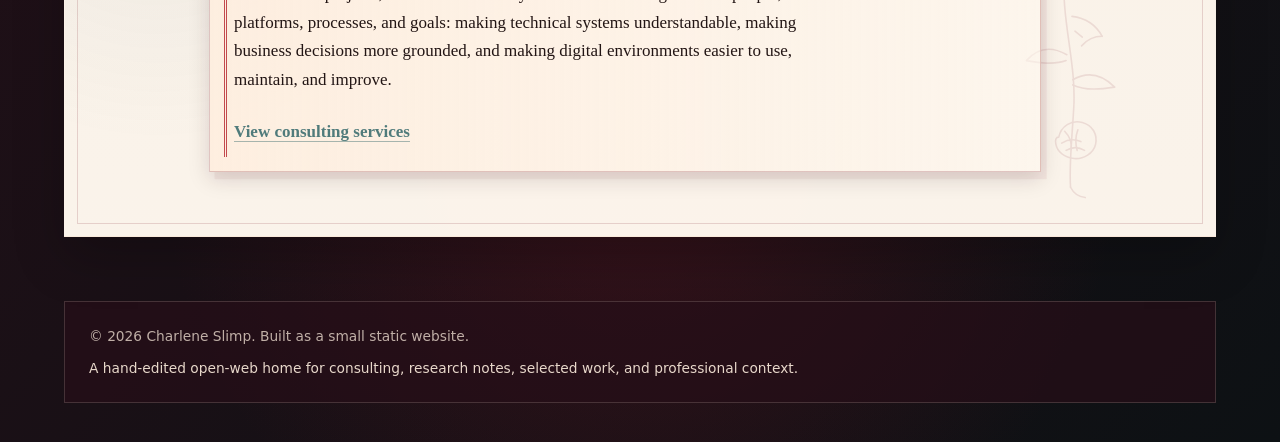
<file: selected-work.html>
<!doctype html>
<html lang="en">
  <head>
    <meta charset="utf-8">
    <meta name="viewport" content="width=device-width, initial-scale=1">
    <title>Selected Work | Charlene Slimp</title>
    <meta name="description" content="Selected consulting, accessibility, technology, marketing, infrastructure, and systems work by Charlene Slimp.">
    <link rel="stylesheet" href="assets/css/main.css?v=20260705">
    <script src="assets/js/main.js" defer></script>
  </head>
  <body>
    <a class="skip-link" href="#main">Skip to content</a>

    <header class="site-header">
      <div class="site-header__inner">
        <a class="site-title" href="index.html"><img src="assets/img/moth-mark-light.svg">Charlene Slimp</a>

        <button class="nav-toggle" type="button" aria-expanded="false" aria-controls="primary-nav">
          <span class="nav-toggle__icon" aria-hidden="true"></span>
          <span class="nav-toggle__text">Menu</span>
        </button>

        <nav class="site-nav" aria-label="Primary">
          <ul id="primary-nav">
            <li><a href="about.html">About</a></li>
            <li><a href="consulting.html">Consulting</a></li>
            <li><a href="research.html">Research &amp; Writing</a></li>
            <li><a href="selected-work.html" aria-current="page">Selected Work</a></li>
            <li><a href="cv.html">CV</a></li>
            <li><a href="contact.html">Contact</a></li>
          </ul>
        </nav>
      </div>
    </header>

    <main id="main" class="site-main page">
      <header class="page-header">
        <p class="kicker">Selected Work</p>
        <h1>Projects where technology, access, marketing, and business systems had to work together.</h1>
      </header>

      <section class="content-wide" aria-labelledby="work-overview">
        <h2 id="work-overview">Overview</h2>
        <p>My work often begins with a system that is technically present but not functioning well enough for the people depending on it. I help identify what is broken, clarify what matters first, and build practical paths forward across technology, marketing, accessibility, and operations.</p>

        <p>The examples below show selected consulting, software, accessibility, infrastructure, and strategy work across small businesses, agencies, enterprise teams, and creator/media projects.</p>
      </section>

      <section class="entry-list" aria-labelledby="work-list">
        <h2 id="work-list">Work Index</h2>

        <article class="entry">
          <p class="entry-meta">Infrastructure, WordPress, systems administration, client support</p>
          <h3>Patrick Hildreth Brand &amp; Design</h3>
          <p>Managed and secured a multi-site WordPress environment for a design agency supporting 30+ client sites. Work included hosting and server troubleshooting, backups, updates, access control, staging workflows, DNS, SSL, email deliverability, plugin conflicts, custom WordPress functionality, analytics support, and client training.</p>
          <p>Focused on stabilizing fragile systems, reducing avoidable downtime, and giving the agency a more reliable foundation for client launches, redesigns, and ongoing support.</p>
        </article>

        <article class="entry">
          <p class="entry-meta">Digital strategy, marketing technology, software tools, agency operations</p>
          <h3>DO&amp;Be Marketing</h3>
          <p>Directed digital strategy and developed custom marketing technology for agency clients, including SEO, content strategy, paid media support, analytics setup, reporting workflows, lead-generation tools, advanced WordPress structures, and campaign performance systems.</p>
          <p>Built practical tools and workflows that helped translate campaign activity into clearer data, faster reporting, improved lead generation, and more usable decision-making for clients and internal teams.</p>
        </article>

        <article class="entry">
          <p class="entry-meta">Accessibility, enterprise software, design systems, training</p>
          <h3>Dell Technologies Accessibility Center of Excellence</h3>
          <p>Supported accessibility work across enterprise digital systems through WCAG audits, manual and automated testing, screen reader validation, design-system remediation, CI/CD accessibility checks, documentation, and global team training.</p>
          <p>Helped expand accessibility testing coverage, identify systemic design and development issues, and embed inclusive practices into technical workflows rather than treating accessibility as an afterthought.</p>
        </article>

        <article class="entry">
          <p class="entry-meta">Fractional technology leadership, B2B software, business process redesign</p>
          <h3>Craydl</h3>
          <p>Provided technology and systems leadership for a B2B construction-related software project, including application architecture, technical planning, team coordination, process redesign, stakeholder communication, and marketing/sales alignment.</p>
          <p>Helped move the business from fragmented manual processes toward a more scalable sales and technology infrastructure, reducing friction between business goals, development work, and client-facing operations.</p>
        </article>

        <article class="entry">
          <p class="entry-meta">Media strategy, sponsorship systems, website structure, audience ownership</p>
          <h3>TrampsWorld Motorsports Media</h3>
          <p>Developed marketing, technology, and sponsorship infrastructure for a regional motorsports media network covering hot rods, motorcycles, boating, off-road culture, events, and Southwest travel.</p>
          <p>Work includes website strategy, sponsor-facing materials, media kits, sponsorship packages, newsletter systems, content workflows, analytics review, audience ownership strategy, partnership positioning, and practical revenue infrastructure for a small media production team.</p>
        </article>

        <article class="entry">
          <p class="entry-meta">Behavioral health operations, compliance, documentation, training</p>
          <h3>CARF Behavioral Health Support</h3>
          <p>Supported behavioral health leadership within an international accreditation organization, including documentation, regulatory communication, process improvement, patient-related compliance matters, contractor training, bias awareness, accessibility, and high-level cross-functional coordination.</p>
          <p>This early systems work shaped an ongoing interest in how institutional processes, documentation, access, and human care intersect.</p>
        </article>
      </section>

      <section class="note-block" aria-labelledby="work-note">
        <p class="meta-label">Pattern</p>
        <h2 id="work-note">The common thread is systems translation.</h2>
        <p>Across these projects, the work has usually involved translating between people, platforms, processes, and goals: making technical systems understandable, making business decisions more grounded, and making digital environments easier to use, maintain, and improve.</p>
        <p><a href="consulting.html">View consulting services</a></p>
      </section>
    </main>

    <footer class="site-footer">
      <p>&copy; <span data-current-year>2026</span> Charlene Slimp. Built as a small static website.</p>
      <p>A hand-edited open-web home for consulting, research notes, selected work, and professional context.</p>
    </footer>
  </body>
</html>
</file>
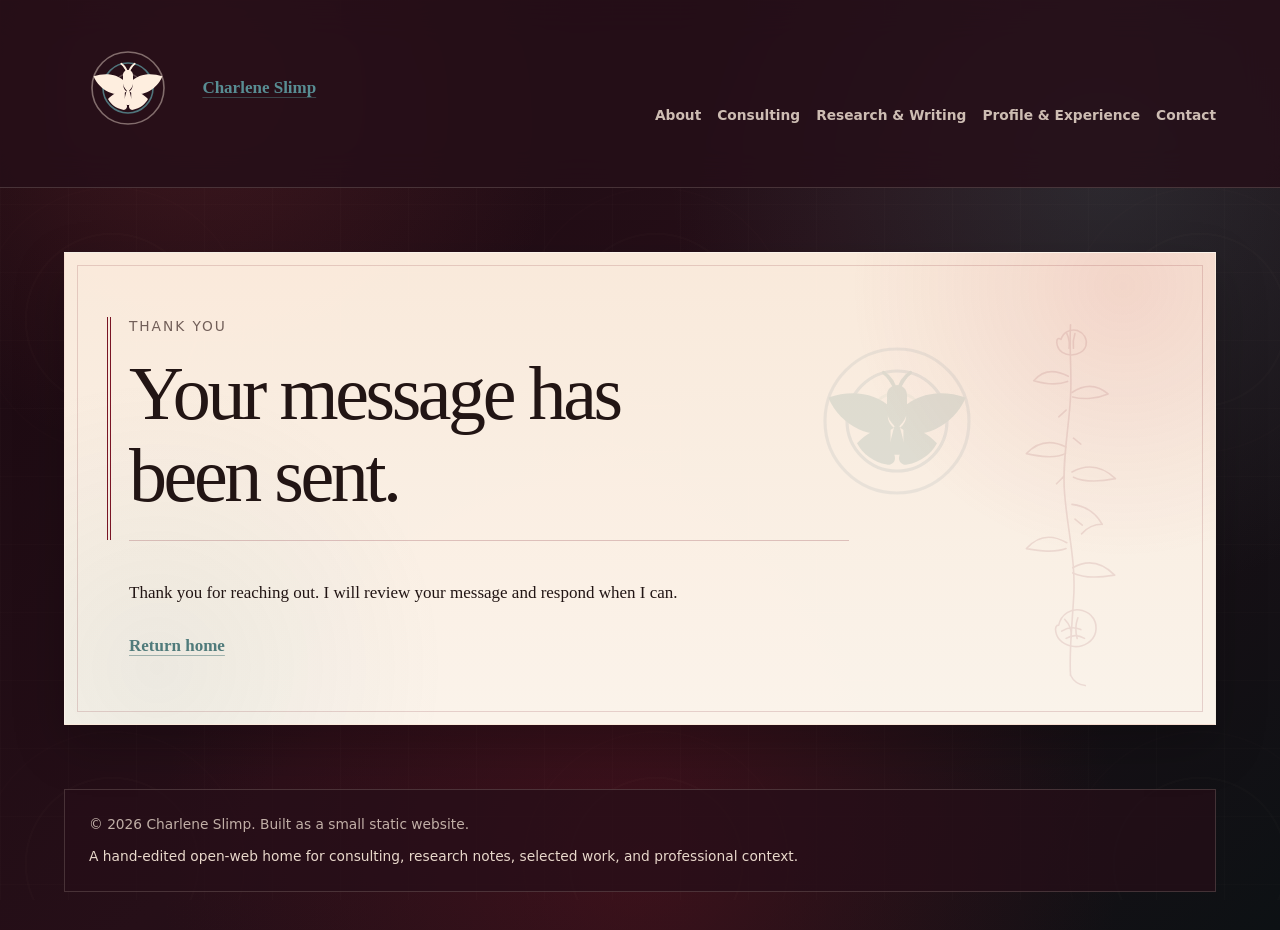
<file: thank-you.html>
<!doctype html>
<html lang="en">
  <head>
    <meta charset="utf-8">
    <meta name="viewport" content="width=device-width, initial-scale=1">
    <title>Thank You | Charlene Slimp</title>
    <meta name="description" content="Thank you for contacting Charlene Slimp.">
    <link rel="stylesheet" href="assets/css/main.css?v=20260705">
    <script src="assets/js/main.js" defer></script>
  </head>
  <body>
    <a class="skip-link" href="#main">Skip to content</a>

    <header class="site-header">
      <div class="site-header__inner">
        <a class="site-title" href="index.html"><img src="assets/img/moth-mark-light.svg">Charlene Slimp</a>

        <button class="nav-toggle" type="button" aria-expanded="false" aria-controls="primary-nav">
          <span class="nav-toggle__icon" aria-hidden="true"></span>
          <span class="nav-toggle__text">Menu</span>
        </button>

        <nav class="site-nav" aria-label="Primary">
          <ul id="primary-nav">
            <li><a href="about.html">About</a></li>
            <li><a href="consulting.html">Consulting</a></li>
            <li><a href="research.html">Research &amp; Writing</a></li>
            <li><a href="profile.html">Profile & Experience</a></li>
            <li><a href="contact.html">Contact</a></li>
          </ul>
        </nav>
      </div>
    </header>

    <main id="main" class="site-main page">
      <header class="page-header">
        <p class="kicker">Thank you</p>
        <h1>Your message has been sent.</h1>
      </header>

      <section class="content-flow">
        <p>Thank you for reaching out. I will review your message and respond when I can.</p>
        <p><a href="index.html">Return home</a></p>
      </section>
    </main>

    <footer class="site-footer">
      <p>&copy; <span data-current-year>2026</span> Charlene Slimp. Built as a small static website.</p>
      <p>A hand-edited open-web home for consulting, research notes, selected work, and professional context.</p>
    </footer>
  </body>
</html>
</file>
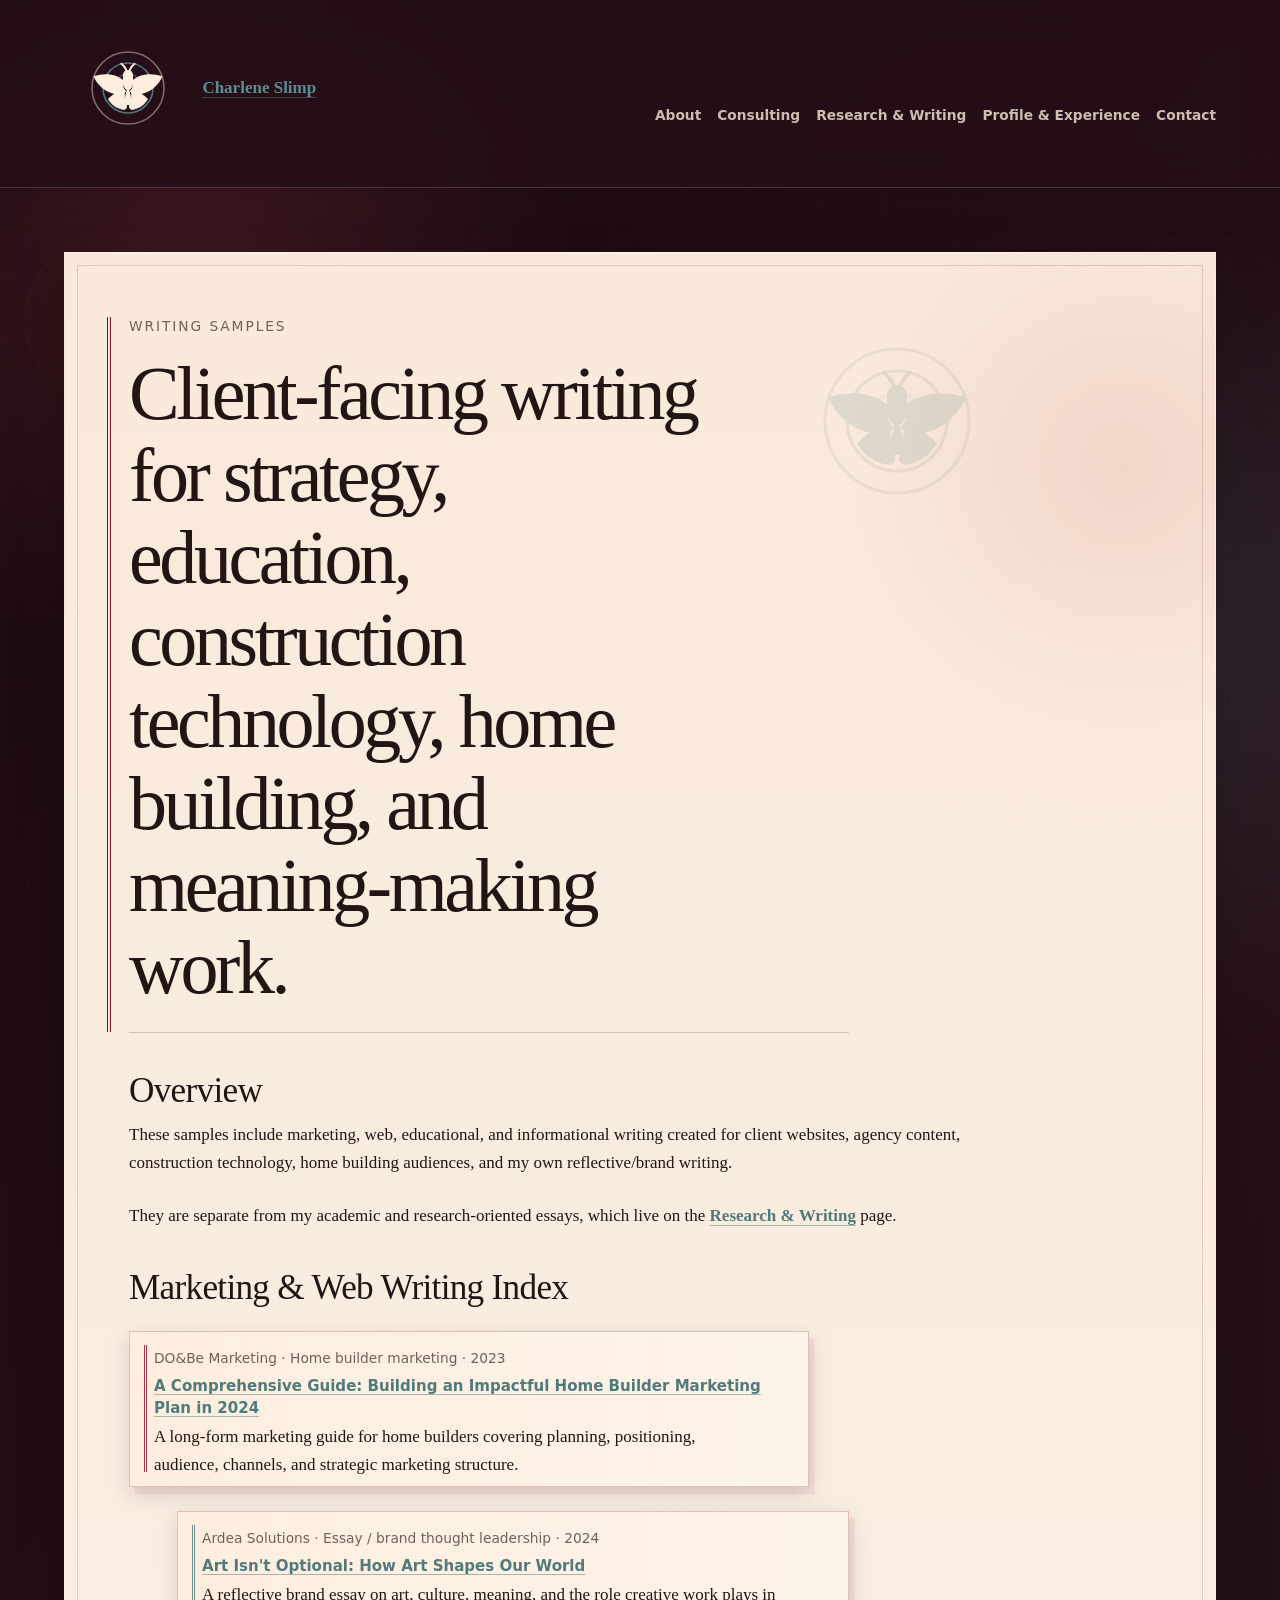
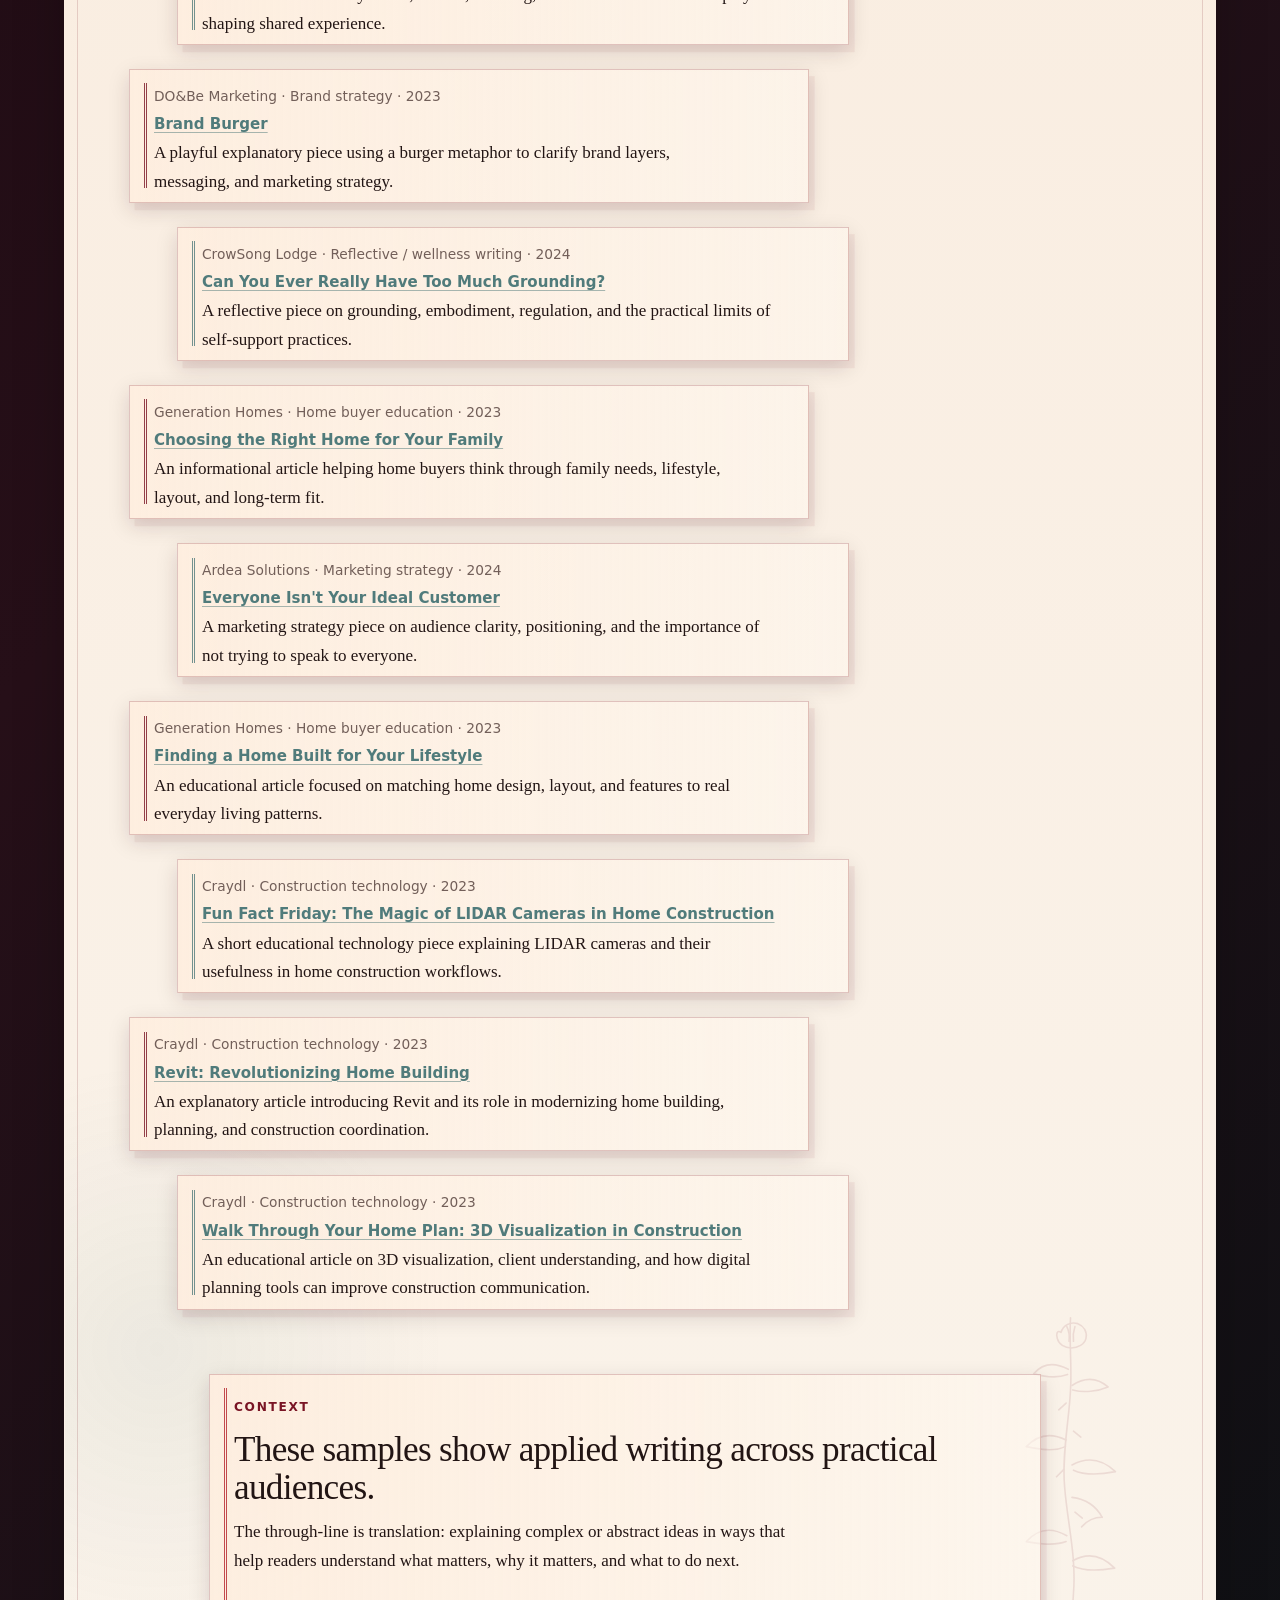
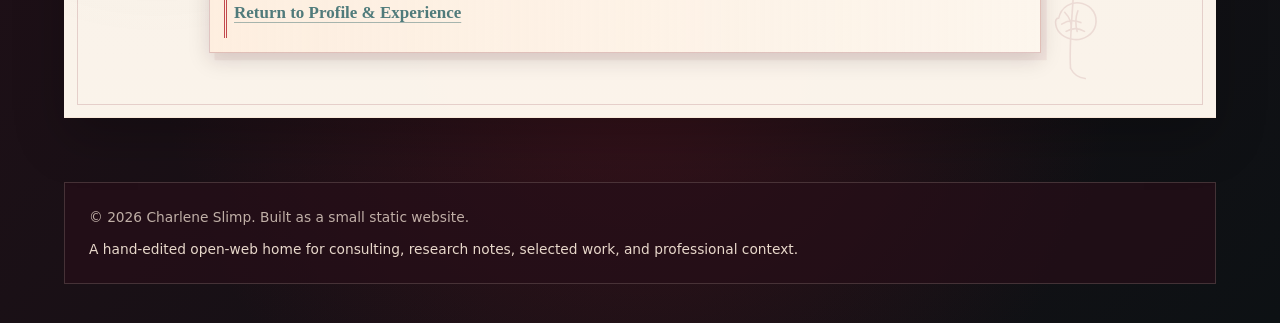
<file: writing-samples.html>
<!doctype html>
<html lang="en">
  <head>
    <meta charset="utf-8">
    <meta name="viewport" content="width=device-width, initial-scale=1">
    <title>Marketing &amp; Web Writing Samples | Charlene Slimp</title>
    <meta name="description" content="Marketing, web, educational, and informational writing samples by Charlene Slimp for client websites, small business marketing, home building, construction technology, and reflective practice.">
    <link rel="stylesheet" href="assets/css/main.css?v=20260705">
    <script src="assets/js/main.js" defer></script>
  </head>
  <body>
    <a class="skip-link" href="#main">Skip to content</a>

    <header class="site-header">
      <div class="site-header__inner">
        <a class="site-title" href="index.html"><img src="assets/img/moth-mark-light.svg">Charlene Slimp</a>

        <button class="nav-toggle" type="button" aria-expanded="false" aria-controls="primary-nav">
          <span class="nav-toggle__icon" aria-hidden="true"></span>
          <span class="nav-toggle__text">Menu</span>
        </button>

        <nav class="site-nav" aria-label="Primary">
          <ul id="primary-nav">
            <li><a href="about.html">About</a></li>
            <li><a href="consulting.html">Consulting</a></li>
            <li><a href="research.html">Research &amp; Writing</a></li>
            <li><a href="profile.html">Profile &amp; Experience</a></li>
            <li><a href="contact.html">Contact</a></li>
          </ul>
        </nav>
      </div>
    </header>

    <main id="main" class="site-main page">
      <header class="page-header">
        <p class="kicker">Writing Samples</p>
        <h1>Client-facing writing for strategy, education, construction technology, home building, and meaning-making work.</h1>
      </header>

      <section class="content-wide" aria-labelledby="writing-overview">
        <h2 id="writing-overview">Overview</h2>
        <p>These samples include marketing, web, educational, and informational writing created for client websites, agency content, construction technology, home building audiences, and my own reflective/brand writing.</p>
        <p>They are separate from my academic and research-oriented essays, which live on the <a href="research.html">Research &amp; Writing</a> page.</p>
      </section>

      <section class="entry-list" aria-labelledby="writing-samples-list">
        <h2 id="writing-samples-list">Marketing &amp; Web Writing Index</h2>

        <article class="entry">
          <p class="entry-meta">DO&amp;Be Marketing · Home builder marketing · 2023</p>
          <h3><a target="_new" href="materials/A%20Comprehensive%20Guide_%20Building%20An%20Impactful%20Home%20Builder%20Marketing%20Plan%20in%202024%20-%20DO%26Be%2010-23.pdf">A Comprehensive Guide: Building an Impactful Home Builder Marketing Plan in 2024</a></h3>
          <p>A long-form marketing guide for home builders covering planning, positioning, audience, channels, and strategic marketing structure.</p>
        </article>

        <article class="entry">
          <p class="entry-meta">Ardea Solutions · Essay / brand thought leadership · 2024</p>
          <h3><a target="_new" href="materials/Art%20Isn%E2%80%99t%20Optional_%20How%20Art%20Shapes%20Our%20World%20-%20Ardea%20Solutions%20-%2011-24.pdf">Art Isn't Optional: How Art Shapes Our World</a></h3>
          <p>A reflective brand essay on art, culture, meaning, and the role creative work plays in shaping shared experience.</p>
        </article>

        <article class="entry">
          <p class="entry-meta">DO&amp;Be Marketing · Brand strategy · 2023</p>
          <h3><a target="_new" href="materials/Brand%20Burger%20DO%26Be%2010-23.pdf">Brand Burger</a></h3>
          <p>A playful explanatory piece using a burger metaphor to clarify brand layers, messaging, and marketing strategy.</p>
        </article>

        <article class="entry">
          <p class="entry-meta">CrowSong Lodge · Reflective / wellness writing · 2024</p>
          <h3><a target="_new" href="materials/Can%20You%20Ever%20Really%20Have%20Too%20Much%20Grounding%20-%20CrowSong%20Lodge%20-%207-24.pdf">Can You Ever Really Have Too Much Grounding?</a></h3>
          <p>A reflective piece on grounding, embodiment, regulation, and the practical limits of self-support practices.</p>
        </article>

        <article class="entry">
          <p class="entry-meta">Generation Homes · Home buyer education · 2023</p>
          <h3><a target="_new" href="materials/Choosing%20the%20Right%20Home%20for%20Your%20Family%20-%20Generation%20Homes%20-%204-23.pdf">Choosing the Right Home for Your Family</a></h3>
          <p>An informational article helping home buyers think through family needs, lifestyle, layout, and long-term fit.</p>
        </article>

        <article class="entry">
          <p class="entry-meta">Ardea Solutions · Marketing strategy · 2024</p>
          <h3><a target="_new" href="materials/Everyone%20Isn%27t%20Your%20Ideal%20Customer%20-%20Ardea%20Solutions%20-%2011-24.pdf">Everyone Isn't Your Ideal Customer</a></h3>
          <p>A marketing strategy piece on audience clarity, positioning, and the importance of not trying to speak to everyone.</p>
        </article>

        <article class="entry">
          <p class="entry-meta">Generation Homes · Home buyer education · 2023</p>
          <h3><a target="_new" href="materials/Finding%20A%20Home%20Built%20for%20Your%20Lifestyle%20-%20Generation%20Homes%20-%205-23.pdf">Finding a Home Built for Your Lifestyle</a></h3>
          <p>An educational article focused on matching home design, layout, and features to real everyday living patterns.</p>
        </article>

        <article class="entry">
          <p class="entry-meta">Craydl · Construction technology · 2023</p>
          <h3><a target="_new" href="materials/Fun%20Fact%20Friday_%20The%20Magic%20of%20LIDAR%20Cameras%20in%20Home%20Construction%20-%20Craydl%20-%202023.pdf">Fun Fact Friday: The Magic of LIDAR Cameras in Home Construction</a></h3>
          <p>A short educational technology piece explaining LIDAR cameras and their usefulness in home construction workflows.</p>
        </article>

        <article class="entry">
          <p class="entry-meta">Craydl · Construction technology · 2023</p>
          <h3><a target="_new" href="materials/Revit_%20Revolutionizing%20Home%20Building%20-%20Craydl%20-%202023.pdf">Revit: Revolutionizing Home Building</a></h3>
          <p>An explanatory article introducing Revit and its role in modernizing home building, planning, and construction coordination.</p>
        </article>

        <article class="entry">
          <p class="entry-meta">Craydl · Construction technology · 2023</p>
          <h3><a target="_new" href="materials/Walk%20Through%20Your%20Home%20Plan_%203D%20Visualization%20in%20Construction%20-%20Craydl%20-%202023.pdf">Walk Through Your Home Plan: 3D Visualization in Construction</a></h3>
          <p>An educational article on 3D visualization, client understanding, and how digital planning tools can improve construction communication.</p>
        </article>
      </section>

      <section class="note-block" aria-labelledby="writing-note">
        <p class="meta-label">Context</p>
        <h2 id="writing-note">These samples show applied writing across practical audiences.</h2>
        <p>The through-line is translation: explaining complex or abstract ideas in ways that help readers understand what matters, why it matters, and what to do next.</p>
        <p><a href="profile.html">Return to Profile &amp; Experience</a></p>
      </section>
    </main>

    <footer class="site-footer">
      <p>&copy; <span data-current-year>2026</span> Charlene Slimp. Built as a small static website.</p>
      <p>A hand-edited open-web home for consulting, research notes, selected work, and professional context.</p>
    </footer>
  </body>
</html>
</file>
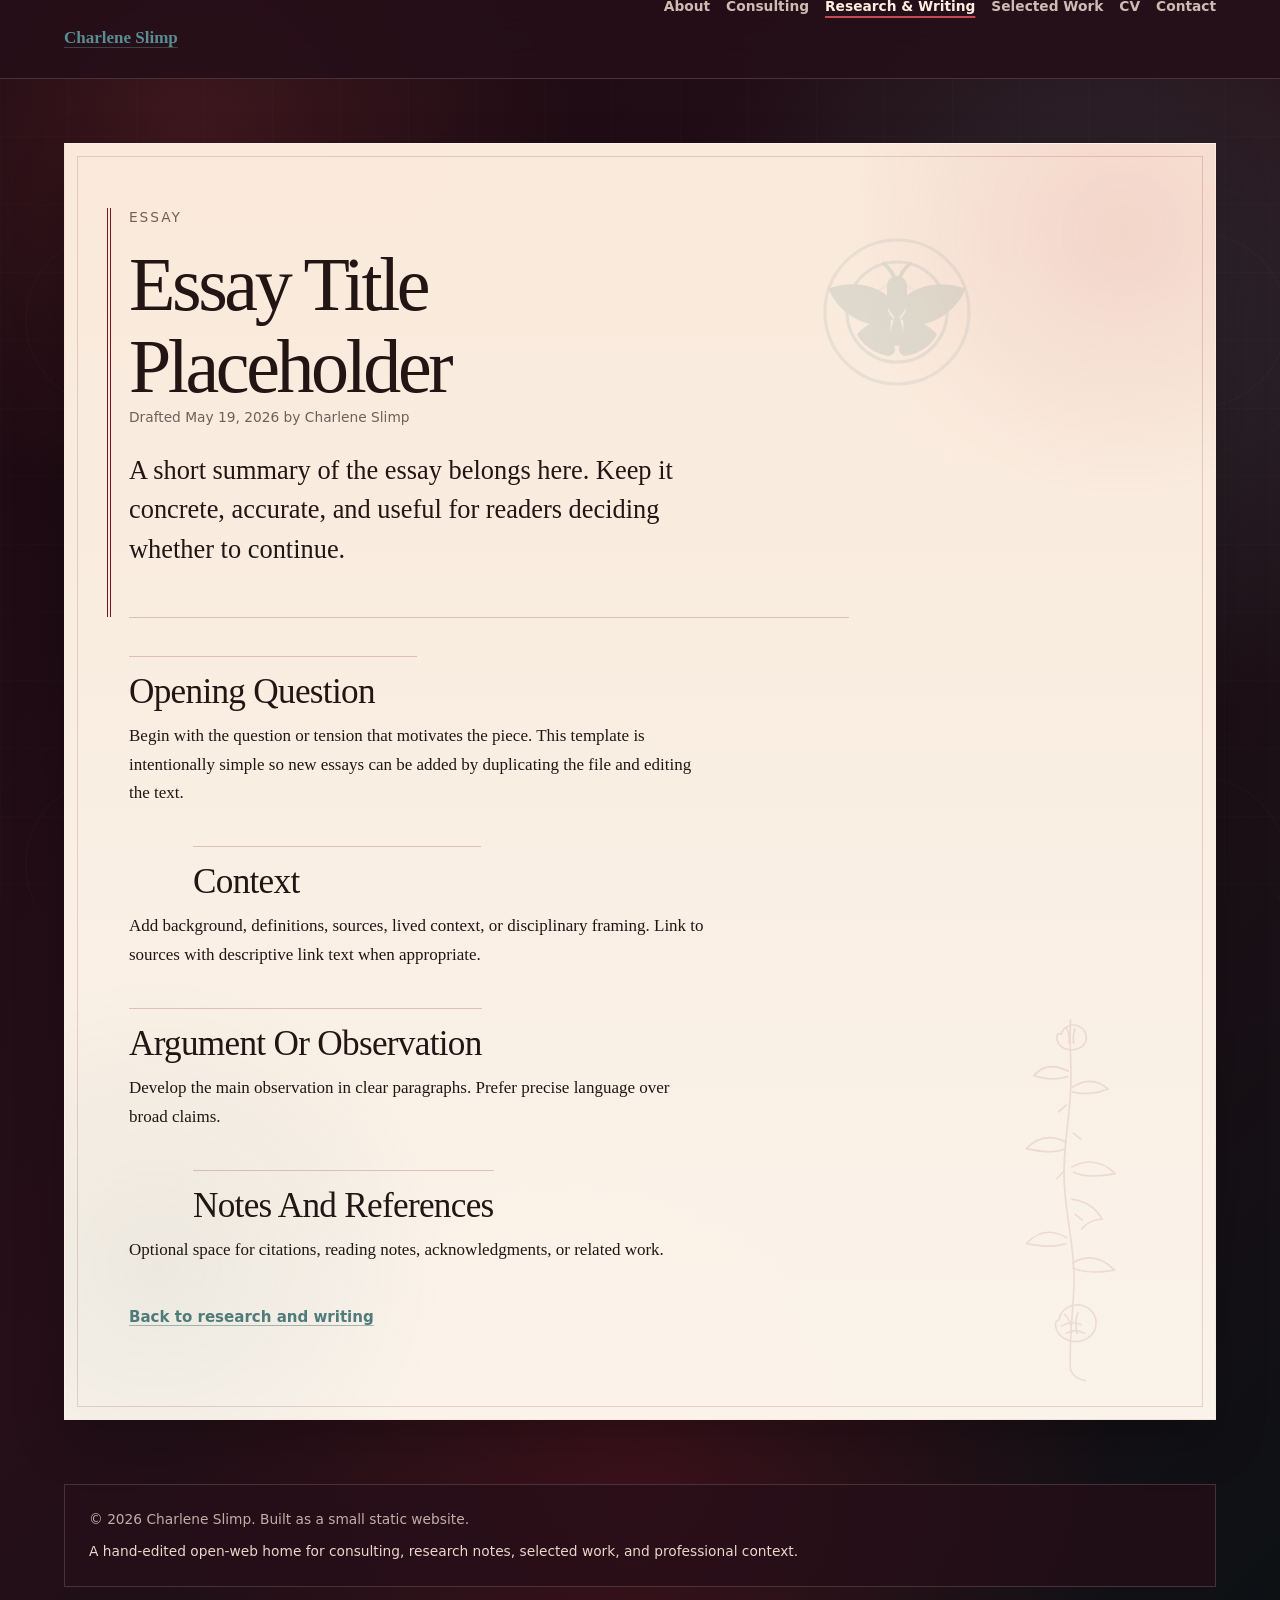
<file: essays/essay-template.html>
<!doctype html>
<html lang="en">
  <head>
    <meta charset="utf-8">
    <meta name="viewport" content="width=device-width, initial-scale=1">
    <title>Essay Title Placeholder | Charlene Slimp</title>
    <meta name="description" content="Essay or research note by Charlene Slimp.">
    <link rel="stylesheet" href="../assets/css/main.css?v=20260705">
    <script src="../assets/js/main.js" defer></script>
  </head>
  <body>
    <a class="skip-link" href="#main">Skip to content</a>

    <header class="site-header">
      <div class="site-header__inner">
        <a class="site-title" href="../index.html">Charlene Slimp</a>

      <button class="nav-toggle" type="button" aria-expanded="false" aria-controls="primary-nav">
          <span class="nav-toggle__icon" aria-hidden="true"></span>
          <span class="nav-toggle__text">Menu</span>
        </button>

        <nav class="site-nav" aria-label="Primary">
          <ul id="primary-nav">
          <li><a href="../about.html">About</a></li>
          <li><a href="../consulting.html">Consulting</a></li>
          <li><a href="../research.html" aria-current="page">Research &amp; Writing</a></li>
          <li><a href="../selected-work.html">Selected Work</a></li>
          <li><a href="../cv.html">CV</a></li>
          <li><a href="../contact.html">Contact</a></li>
        </ul>
      </nav>
      </div>
    </header>

    <main id="main" class="site-main article-page">
      <article class="article">
        <header class="article-header">
          <p class="kicker">Essay</p>
          <h1>Essay Title Placeholder</h1>
          <p class="article-meta">Drafted <time datetime="2026-05-19">May 19, 2026</time> by Charlene Slimp</p>
          <p class="lede">A short summary of the essay belongs here. Keep it concrete, accurate, and useful for readers deciding whether to continue.</p>
        </header>

        <div class="content-flow">
          <h2>Opening Question</h2>
          <p>Begin with the question or tension that motivates the piece. This template is intentionally simple so new essays can be added by duplicating the file and editing the text.</p>

          <h2>Context</h2>
          <p>Add background, definitions, sources, lived context, or disciplinary framing. Link to sources with descriptive link text when appropriate.</p>

          <h2>Argument Or Observation</h2>
          <p>Develop the main observation in clear paragraphs. Prefer precise language over broad claims.</p>

          <h2>Notes And References</h2>
          <p>Optional space for citations, reading notes, acknowledgments, or related work.</p>
        </div>
      </article>

      <p class="back-link"><a href="../research.html">Back to research and writing</a></p>
    </main>

    <footer class="site-footer">
      <p>&copy; <span data-current-year>2026</span> Charlene Slimp. Built as a small static website.</p>
      <p>A hand-edited open-web home for consulting, research notes, selected work, and professional context.</p>
    </footer>
  </body>
</html>
</file>
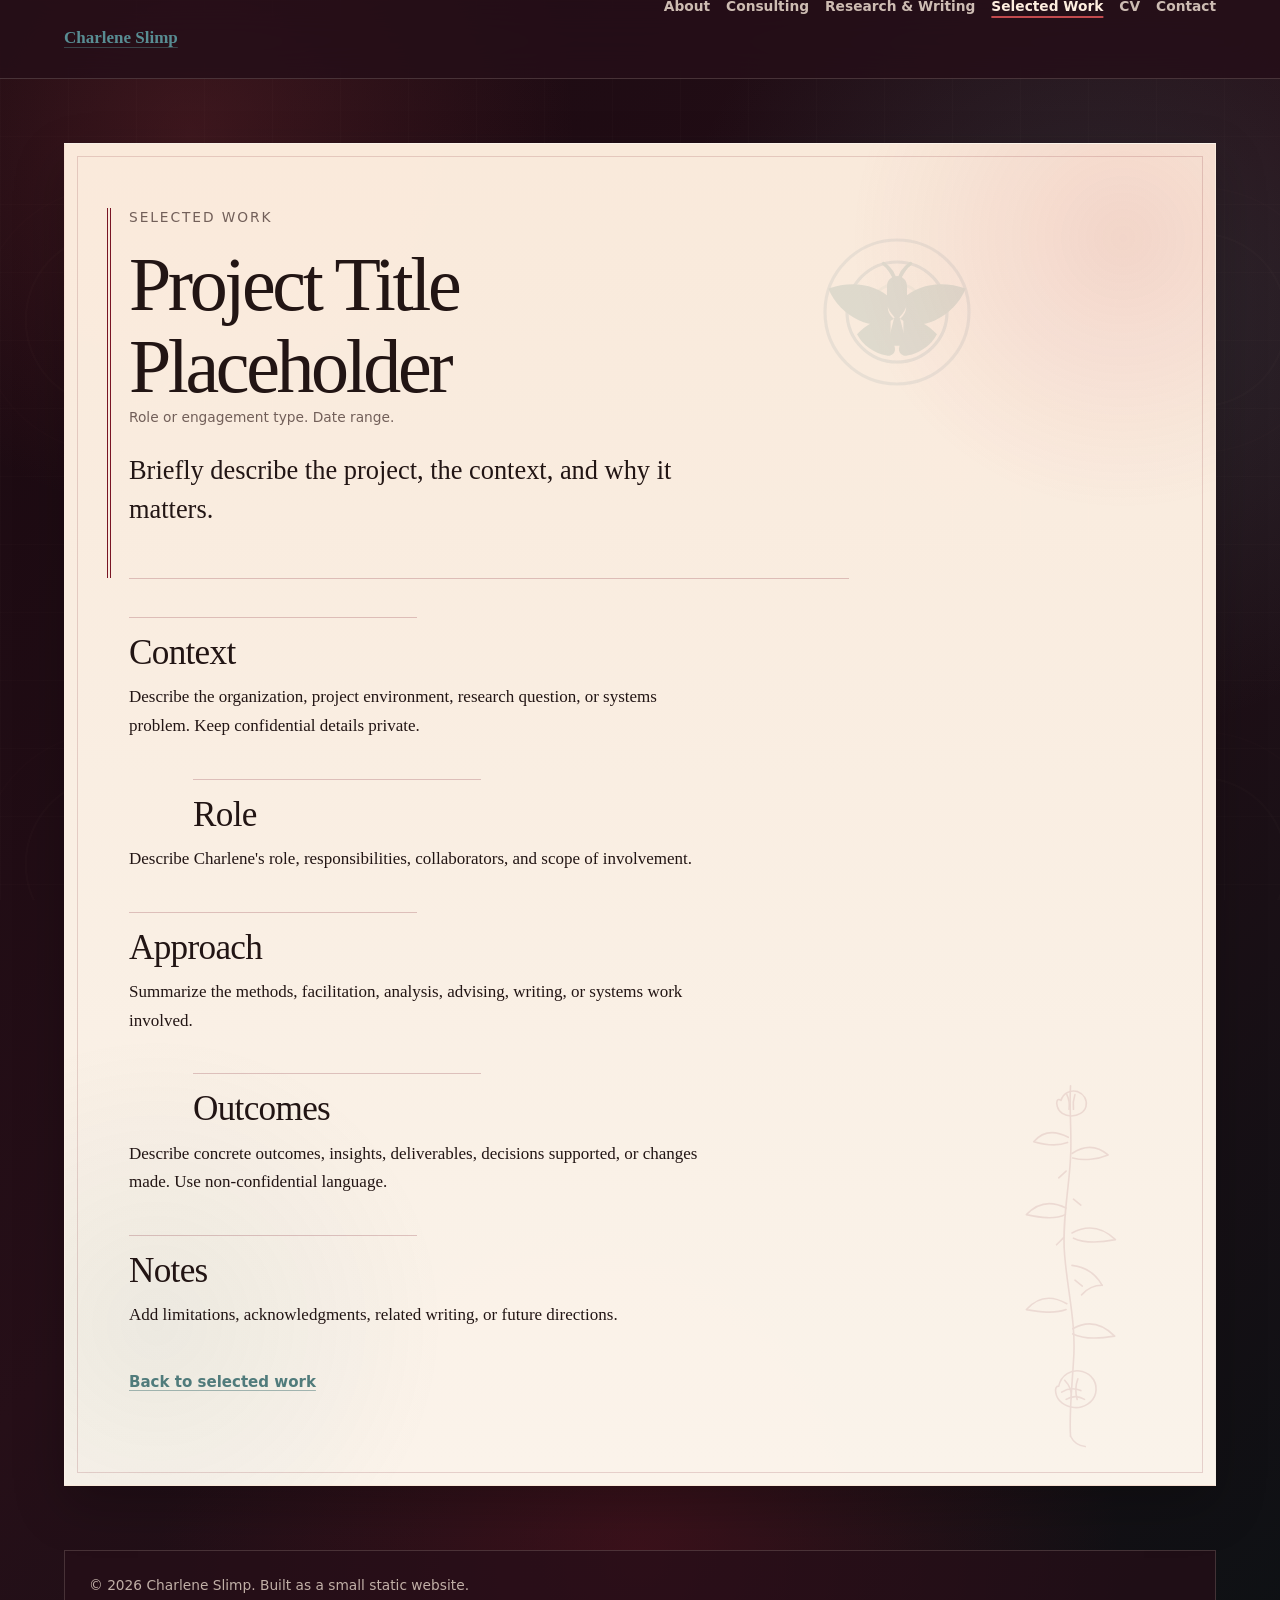
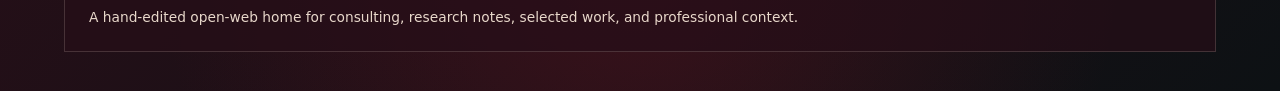
<file: work/case-study-template.html>
<!doctype html>
<html lang="en">
  <head>
    <meta charset="utf-8">
    <meta name="viewport" content="width=device-width, initial-scale=1">
    <title>Project Title Placeholder | Charlene Slimp</title>
    <meta name="description" content="Selected work case study by Charlene Slimp.">
    <link rel="stylesheet" href="../assets/css/main.css?v=20260705">
    <script src="../assets/js/main.js" defer></script>
  </head>
  <body>
    <a class="skip-link" href="#main">Skip to content</a>

    <header class="site-header">
      <div class="site-header__inner">
        <a class="site-title" href="../index.html">Charlene Slimp</a>

        <button class="nav-toggle" type="button" aria-expanded="false" aria-controls="primary-nav">
          <span class="nav-toggle__icon" aria-hidden="true"></span>
          <span class="nav-toggle__text">Menu</span>
        </button>

        <nav class="site-nav" aria-label="Primary">
          <ul id="primary-nav">
            <li><a href="../about.html">About</a></li>
            <li><a href="../consulting.html">Consulting</a></li>
            <li><a href="../research.html">Research &amp; Writing</a></li>
            <li><a href="../selected-work.html" aria-current="page">Selected Work</a></li>
            <li><a href="../cv.html">CV</a></li>
            <li><a href="../contact.html">Contact</a></li>
          </ul>
        </nav>
      </div>
    </header>

    <main id="main" class="site-main article-page">
      <article class="article">
        <header class="article-header">
          <p class="kicker">Selected Work</p>
          <h1>Project Title Placeholder</h1>
          <p class="article-meta">Role or engagement type. Date range.</p>
          <p class="lede">Briefly describe the project, the context, and why it matters.</p>
        </header>

        <div class="content-flow">
          <h2>Context</h2>
          <p>Describe the organization, project environment, research question, or systems problem. Keep confidential details private.</p>

          <h2>Role</h2>
          <p>Describe Charlene's role, responsibilities, collaborators, and scope of involvement.</p>

          <h2>Approach</h2>
          <p>Summarize the methods, facilitation, analysis, advising, writing, or systems work involved.</p>

          <h2>Outcomes</h2>
          <p>Describe concrete outcomes, insights, deliverables, decisions supported, or changes made. Use non-confidential language.</p>

          <h2>Notes</h2>
          <p>Add limitations, acknowledgments, related writing, or future directions.</p>
        </div>
      </article>

      <p class="back-link"><a href="../selected-work.html">Back to selected work</a></p>
    </main>

    <footer class="site-footer">
      <p>&copy; <span data-current-year>2026</span> Charlene Slimp. Built as a small static website.</p>
      <p>A hand-edited open-web home for consulting, research notes, selected work, and professional context.</p>
    </footer>
  </body>
</html>
</file>
<file: assets/css/main.css>
:root {
  --velvet: #260f18;
  --wine: #791424;
  --rose: #c34a4e;
  --bluegreen: #507b7b;
  --bluegreen-light: #588d93;
  --vanilla: #feeedf;
  --cream: #fff8ef;
  --ink: #221514;
  --muted: #725f59;
  --line: rgba(121, 20, 36, 0.22);
  --line-strong: rgba(121, 20, 36, 0.42);
  --gold: #b8945f;
  --focus: #588d93;

  --shadow-soft: 0 1.25rem 3rem rgba(0, 0, 0, 0.22);
  --shadow-small: 0 0.45rem 1.25rem rgba(38, 15, 24, 0.15);

  --measure: 72rem;
  --measure-narrow: 45rem;
  --measure-med: 55rem;

  --space-1: 0.35rem;
  --space-2: 0.7rem;
  --space-3: 1rem;
  --space-4: 1.5rem;
  --space-5: 2.4rem;
  --space-6: 4rem;
  --space-7: 5.5rem;
}

* {
  box-sizing: border-box;
}

html {
  color-scheme: light;
  font-size: 100%;
}

body {
  margin: 0;
  background:
    radial-gradient(circle at 15% 8%, rgba(195, 74, 78, 0.2), transparent 24rem),
    radial-gradient(circle at 86% 18%, rgba(80, 123, 123, 0.24), transparent 27rem),
    radial-gradient(circle at 50% 92%, rgba(121, 20, 36, 0.35), transparent 30rem),
    linear-gradient(135deg, #190910 0%, var(--velvet) 48%, #0d1114 100%);
  color: var(--ink);
  font-family: Georgia, "Times New Roman", serif;
  font-size: 1.0625rem;
  line-height: 1.68;
  text-rendering: optimizeLegibility;
}

body::before {
  content: "";
  position: fixed;
  inset: 0;
  z-index: -2;
  pointer-events: none;
  opacity: 0.45;
  background:
    linear-gradient(90deg, rgba(254, 238, 223, 0.04) 1px, transparent 1px) 0 0 / 4.25rem 4.25rem,
    linear-gradient(rgba(254, 238, 223, 0.035) 1px, transparent 1px) 0 0 / 4.25rem 4.25rem;
}

body::after {
  content: "";
  position: fixed;
  inset: 0;
  z-index: -1;
  pointer-events: none;
  opacity: 0.24;
  background:
    radial-gradient(circle at center, transparent 0 22%, rgba(254, 238, 223, 0.07) 22.2% 22.6%, transparent 22.8%),
    radial-gradient(circle at center, transparent 0 34%, rgba(254, 238, 223, 0.05) 34.2% 34.5%, transparent 34.7%);
  background-size: 34rem 34rem;
  background-position: right -12rem top 3rem;
}

img,
svg {
  max-width: 100%;
  height: auto;
}

a {
  color: var(--bluegreen);
  font-weight: 650;
  text-decoration-color: rgba(80, 123, 123, 0.5);
  text-decoration-thickness: 0.08em;
  text-underline-offset: 0.22em;
  transition: color 150ms ease, text-decoration-color 150ms ease, background-color 150ms ease;
}

a:hover {
  color: var(--wine);
  text-decoration-color: currentColor;
}

a:focus-visible,
button:focus-visible,
input:focus-visible,
textarea:focus-visible {
  outline: 3px solid var(--focus);
  outline-offset: 4px;
  box-shadow: 0 0 0 7px rgba(88, 141, 147, 0.25);
}

p,
ul,
ol {
  margin-block: 0 var(--space-4);
}

ul,
ol {
  padding-inline-start: 1.3rem;
}

h1,
h2,
h3 {
  margin: 0;
  color: var(--ink);
  line-height: 1.08;
  font-weight: 500;
}

h1 {
  max-width: 13ch;
  font-size: clamp(3rem, 12vw, 7rem);
  letter-spacing: -0.045em;
}

.page h1,
.article h1 {
  max-width: 16ch;
  font-size: clamp(2.25rem, 9vw, 4.75rem);
}

h2 {
  margin-block-start: var(--space-5);
  margin-block-end: var(--space-2);
  font-size: clamp(1.45rem, 5vw, 2.2rem);
  letter-spacing: -0.02em;
}

h3 {
  margin-block-end: var(--space-1);
  font-size: 1.25rem;
}

code {
  background: var(--cream);
  border: 1px solid var(--line);
  padding: 0.05rem 0.25rem;
  font-family: ui-monospace, "SFMono-Regular", Consolas, monospace;
  font-size: 0.92em;
}

.skip-link {
  position: absolute;
  inset-block-start: 0.75rem;
  inset-inline-start: 0.75rem;
  z-index: 10;
  border: 2px solid var(--vanilla);
  padding: 0.55rem 0.8rem;
  background: var(--velvet);
  color: var(--vanilla);
  font-family: ui-sans-serif, system-ui, -apple-system, BlinkMacSystemFont, "Segoe UI", sans-serif;
  transform: translateY(-150%);
}

.skip-link:focus {
  transform: translateY(0);
}

.site-header {
  position: sticky;
  inset-block-start: 0;
  z-index: 5;
  border-block-end: 1px solid rgba(254, 238, 223, 0.16);
  background: rgba(38, 15, 24, 0.84);
  color: var(--vanilla);
  backdrop-filter: blur(18px);
}

.site-header__inner,
.site-main,
.site-footer {
  width: min(100% - 2rem, var(--measure));
  margin-inline: auto;
}

.site-header__inner {
  display: flex;
  flex-direction: column;
  gap: var(--space-3);
  padding-block: var(--space-4);
}

.site-title {
  display: inline-flex;
  align-items: center;
  gap: 0.65rem;
  color: var(--bluegreen-light);
}


.site-title:hover {
  color: var(--vanilla);
}

.site-title a {
  text-decoration-line: none;
}
/* .site-title::before {
  content: "";
  display: inline-block;
  inline-size: 2rem;
  block-size: 2rem;
  margin-inline-end: 0;
  border: 0;
  border-radius: 0;
  background: url("../img/moth-mark-light.svg") center / contain no-repeat;
  box-shadow: none;
  vertical-align: middle;
  flex: 0 0 auto;
} */

.site-nav {
  top: -2rem;
  position: relative;
}

.site-nav ul {
  display: flex;
  flex-wrap: wrap;
  align-items: center;
  gap: var(--space-2) var(--space-3);
  margin: 0;
  padding: 0;
  list-style: none;
}

.site-nav li {
  display: flex;
  align-items: center;
}

.site-nav a {
  display: inline-flex;
  align-items: center;
  min-height: 1.75rem;
}

.site-nav a {
  color: rgba(254, 238, 223, 0.78);
  font-family: ui-sans-serif, system-ui, -apple-system, BlinkMacSystemFont, "Segoe UI", sans-serif;
  font-size: 0.86rem;
  line-height: 1.2;
  text-decoration: none;
}

.site-nav a:hover,
.site-nav a[aria-current="page"] {
  color: var(--vanilla);
  text-decoration: underline;
  text-decoration-color: var(--rose);
  text-decoration-thickness: 0.12em;
  text-underline-offset: 0.35em;
}

.nav-toggle {
  display: none;
  align-items: center;
  gap: 0.55rem;
  border: 1px solid rgba(254, 238, 223, 0.32);
  padding: 0.55rem 0.75rem;
  background: rgba(254, 238, 223, 0.06);
  color: var(--vanilla);
  font-family: ui-sans-serif, system-ui, -apple-system, BlinkMacSystemFont, "Segoe UI", sans-serif;
  font-size: 0.86rem;
  font-weight: 750;
  letter-spacing: 0.04em;
  text-transform: uppercase;
  cursor: pointer;
}

.nav-toggle__icon,
.nav-toggle__icon::before,
.nav-toggle__icon::after {
  display: block;
  inline-size: 1.15rem;
  block-size: 2px;
  background: currentColor;
  transition: transform 180ms ease, opacity 180ms ease;
}

.nav-toggle__icon {
  position: relative;
}

.nav-toggle__icon::before,
.nav-toggle__icon::after {
  content: "";
  position: absolute;
  inset-inline-start: 0;
}

.nav-toggle__icon::before {
  transform: translateY(-0.38rem);
}

.nav-toggle__icon::after {
  transform: translateY(0.38rem);
}

.nav-toggle[aria-expanded="true"] .nav-toggle__icon {
  background: transparent;
}

.nav-toggle[aria-expanded="true"] .nav-toggle__icon::before {
  transform: rotate(45deg);
}

.nav-toggle[aria-expanded="true"] .nav-toggle__icon::after {
  transform: rotate(-45deg);
}

@media (max-width: 47.9375rem) {
  .site-header__inner {
    display: grid;
    grid-template-columns: 1fr auto;
    align-items: center;
  }

  .nav-toggle {
    display: inline-flex;
    justify-self: end;
  }

  .site-nav {
    grid-column: 1 / -1;
  }

  .site-nav ul {
    display: grid;
    grid-template-columns: 1fr;
    gap: 0.2rem;
    max-height: 0;
    overflow: hidden;
    opacity: 0;
    padding-block: 0;
    transition: max-height 220ms ease, opacity 180ms ease, padding-block 220ms ease;
  }

  .site-nav.is-open ul {
    max-height: 24rem;
    opacity: 1;
    padding-block-start: var(--space-2);
  }

  .site-nav a {
    display: block;
    padding: 0.55rem 0;
  }
}

.site-main {
  position: relative;
  margin-block: var(--space-5);
  border: 1px solid rgba(254, 238, 223, 0.17);
  padding: clamp(1.35rem, 5vw, var(--space-7));
  background:
    radial-gradient(circle at 92% 7%, rgba(195, 74, 78, 0.12), transparent 17rem),
    linear-gradient(180deg, rgba(254, 238, 223, 0.98), rgba(255, 248, 239, 0.98));
  box-shadow: var(--shadow-soft);
}

.site-main::before {
  content: "";
  position: absolute;
  inset: 0.75rem;
  z-index: 0;
  border: 1px solid rgba(121, 20, 36, 0.16);
  pointer-events: none;
}

.site-main::after {
  content: "";
  position: absolute;
  inset-block-end: 2rem;
  inset-inline-end: 1.75rem;
  inline-size: clamp(9rem, 18vw, 16rem);
  block-size: clamp(14rem, 30vw, 24rem);
  background: url("../img/botanical-edge.svg") center / contain no-repeat;
  opacity: 0.1;
  pointer-events: none;
}

/* .site-main::after {
  content: "✦";
  position: absolute;
  inset-block-start: 1.15rem;
  inset-inline-end: 1.35rem;
  z-index: 0;
  color: rgba(121, 20, 36, 0.35);
  font-size: 2rem;
  line-height: 1;
} */

.site-main > * {
  position: relative;
  z-index: 1;
}

.intro {
  position: relative;
  max-width: var(--measure-narrow);
  padding-block: var(--space-4);
}

.intro::before,
.page-header::before,
.article-header::before {
  content: "";
  position: absolute;
  inset-block: 0;
  inset-inline-start: -1.05rem;
  border-inline-start: 4px double var(--wine);
}

.intro::after {
  content: "";
  position: absolute;
  inline-size: clamp(9rem, 24vw, 16rem);
  block-size: clamp(9rem, 24vw, 16rem);
  inset-block-start: -1.5rem;
  inset-inline-end: -11rem;
  background: url("../img/moth-mark.svg") center / contain no-repeat;
  opacity: 0.14;
  filter: invert(47%) sepia(13%) saturate(951%) hue-rotate(134deg) brightness(91%) contrast(84%);
}

.page-header,
.article-header {
  position: relative;
  max-width: var(--measure-narrow);
  border-block-end: 1px solid var(--line);
  padding-block-end: var(--space-4);
}

.kicker,
.entry-meta,
.article-meta,
.form-note,
.form-status,
.site-footer,
.meta-label {
  color: var(--muted);
  font-family: ui-sans-serif, system-ui, -apple-system, BlinkMacSystemFont, "Segoe UI", sans-serif;
  font-size: 0.86rem;
  line-height: 1.5;
}

.kicker,
.meta-label {
  margin-block-end: var(--space-3);
  text-transform: uppercase;
  letter-spacing: 0.14em;
}

.meta-label {
  color: var(--wine);
  font-size: 0.76rem;
  font-weight: 800;
}

.lede {
  max-width: var(--measure-narrow);
  margin-block-start: var(--space-4);
  color: var(--ink);
  font-size: clamp(1.22rem, 4vw, 1.65rem);
  line-height: 1.48;
}

.intro > p:not(.kicker):not(.lede) {
  max-width: 36rem;
  color: var(--muted);
}

.intro > p:last-child {
  margin-block-end: 0;
}

.trajectory {
  max-width: var(--measure-narrow);
  margin-block-start: var(--space-4);
}

.trajectory h2 {
  margin-block-start: 0;
  max-width: 17ch;
}

.section-grid {
  display: grid;
  gap: var(--space-4);
  margin-block-start: var(--space-6);
}

.note-card,
.contact-form {
  position: relative;
  border: 1px solid var(--line-strong);
  border-inline-start: 0;
  padding: var(--space-4);
  background:
    linear-gradient(180deg, rgba(255, 248, 239, 0.98), rgba(254, 238, 223, 0.96));
  box-shadow: var(--shadow-small);
}
.contact-button {
  display: inline-flex;
  align-items: center;
  min-height: 44px;
  border: 1px solid var(--wine);
  padding: 0.78rem 1.05rem;
  background: var(--wine);
  color: var(--vanilla);
  font-family: ui-sans-serif, system-ui, -apple-system, BlinkMacSystemFont, "Segoe UI", sans-serif;
  font-size: 0.95rem;
  font-weight: 750;
  text-decoration: none;
}

.contact-button:hover {
  border-color: var(--bluegreen);
  background: var(--bluegreen);
  color: var(--vanilla);
}

.contact-card {
  align-self: start;
}

.contact-card ul {
  margin-block: var(--space-3);
}

.contact-card li {
  margin-block-start: 0.45rem;
}

.note-card::before,
.contact-form::before,
.entry::before,
.cv-item::before {
  content: "";
  position: absolute;
  inset-block: 0.85rem;
  inset-inline-start: 0.85rem;
  border-inline-start: 3px double var(--wine);
  opacity: 0.8;
}

.note-card > *,
.contact-form > *,
.entry > *,
.cv-item > * {
  position: relative;
  z-index: 1;
}

.note-card--clay::before {
  border-inline-start-color: var(--rose);
}

.note-card--gray::before {
  border-inline-start-color: var(--bluegreen);
}

.text-card {
  min-block-size: 100%;
  transition: border-color 150ms ease, background-color 150ms ease, transform 150ms ease, box-shadow 150ms ease;
}

.text-card:hover {
  border-color: rgba(88, 141, 147, 0.65);
  background: var(--cream);
  transform: translateY(-2px);
  box-shadow: 0 0.9rem 2rem rgba(38, 15, 24, 0.18);
}

.text-card h2,
.entry h3,
.note-block h2 {
  margin-block-start: 0;
}

.text-card p:last-child,
.entry p:last-child,
.note-block p:last-child,
.trajectory p:last-child {
  margin-block-end: 0;
}

.text-card a,
.entry a,
.back-link a {
  font-family: ui-sans-serif, system-ui, -apple-system, BlinkMacSystemFont, "Segoe UI", sans-serif;
  font-size: 0.94rem;
  font-weight: 750;
}

.note-block {
  position: relative;
  max-width: var(--measure-narrow);
  margin-block-start: var(--space-6);
  border: 1px solid var(--line);
  padding: var(--space-4);
  background:
    linear-gradient(90deg, rgba(121, 20, 36, 0.08), transparent 55%),
    rgba(255, 248, 239, 0.55);
}

.note-block::before {
  content: "";
  position: absolute;
  inset-block: 0.85rem;
  inset-inline-start: 0.85rem;
  border-inline-start: 3px double var(--rose);
}

.note-block > * {
  position: relative;
  z-index: 1;
}

.page,
.article-page {
  max-width: var(--measure);
}

.content-flow {
  max-width: var(--measure-narrow);
}

.content-wide {
  max-width: var(--measure-med);
}

.content-flow > *:last-child {
  margin-block-end: 0;
}

.content-flow h2 {
  border-block-start: 1px solid var(--line);
  padding-block-start: var(--space-3);
}

.entry-list {
  max-width: var(--measure-narrow);
  margin-block-start: var(--space-5);
}

.entry-list > h2 {
  margin-block-start: 0;
  margin-block-end: var(--space-4);
}

.entry {
  position: relative;
  margin-block-start: var(--space-4);
  border: 1px solid var(--line);
  padding: var(--space-3) var(--space-3) var(--space-1) var(--space-4);
  background:
    linear-gradient(90deg, rgba(254, 238, 223, 0.9), rgba(255, 248, 239, 0.64));
}

.entry:nth-of-type(even)::before {
  border-inline-start-color: var(--bluegreen);
}

.entry-meta,
.article-meta {
  margin-block-end: var(--space-1);
}

.tag-list {
  display: flex;
  flex-wrap: wrap;
  gap: var(--space-2);
  padding: 0;
  list-style: none;
}

.tag-list li {
  margin: 0;
  border: 1px solid var(--line);
  padding: 0.28rem 0.7rem;
  background: rgba(255, 248, 239, 0.72);
  color: var(--muted);
  font-family: ui-sans-serif, system-ui, -apple-system, BlinkMacSystemFont, "Segoe UI", sans-serif;
  font-size: 0.84rem;
}

.article {
  max-width: var(--measure-narrow);
}

.back-link {
  margin-block-start: var(--space-5);
}

.cv-item {
  position: relative;
  border: 1px solid var(--line);
  padding: var(--space-3) var(--space-3) var(--space-2) var(--space-4);
  background: rgba(255, 248, 239, 0.42);
}

.cv-item + .cv-item {
  margin-block-start: var(--space-4);
}

.contact-layout {
  display: grid;
  gap: var(--space-5);
  max-width: var(--measure);
}

.form-field {
  margin-block-end: var(--space-4);
}

label {
  display: block;
  margin-block-end: var(--space-1);
  color: var(--ink);
  font-family: ui-sans-serif, system-ui, -apple-system, BlinkMacSystemFont, "Segoe UI", sans-serif;
  font-size: 0.9rem;
  font-weight: 750;
}

input,
textarea {
  width: 100%;
  border: 1px solid var(--line);
  border-radius: 0;
  padding: 0.78rem;
  background: var(--cream);
  color: var(--ink);
  font: inherit;
  transition: border-color 150ms ease, box-shadow 150ms ease;
}

input:hover,
textarea:hover {
  border-color: var(--bluegreen);
}

textarea {
  resize: vertical;
}

button {
  border: 1px solid var(--wine);
  border-radius: 0;
  padding: 0.78rem 1.05rem;
  background: var(--wine);
  color: var(--vanilla);
  font-family: ui-sans-serif, system-ui, -apple-system, BlinkMacSystemFont, "Segoe UI", sans-serif;
  font-size: 0.95rem;
  font-weight: 750;
  cursor: pointer;
  transition: background-color 150ms ease, border-color 150ms ease, transform 150ms ease;
}

button:hover {
  border-color: var(--bluegreen);
  background: var(--bluegreen);
  transform: translateY(-1px);
}

.hp-field {
  position: absolute;
  inline-size: 1px;
  block-size: 1px;
  overflow: hidden;
  clip: rect(0 0 0 0);
  white-space: nowrap;
}

.form-status {
  margin-block-start: var(--space-3);
}

.site-footer {
  width: min(100% - 2rem, var(--measure));
  margin-block: 0 var(--space-5);
  border: 1px solid rgba(254, 238, 223, 0.16);
  padding: var(--space-4);
  background: rgba(38, 15, 24, 0.72);
  color: rgba(254, 238, 223, 0.72);
}

.site-footer p {
  max-width: var(--measure-narrow);
  margin: 0;
}

.site-footer p + p {
  margin-block-start: var(--space-2);
  color: rgba(254, 238, 223, 0.9);
}

.site-footer a {
  color: var(--vanilla);
}

@media (min-width: 48rem) {
  .site-header__inner {
    flex-direction: row;
    align-items: baseline;
    justify-content: space-between;
  }

  .site-nav ul {
    justify-content: flex-end;
  }

  .section-grid {
    grid-template-columns: repeat(3, 1fr);
  }

  .contact-layout {
    grid-template-columns: minmax(0, 0.8fr) minmax(0, 1fr);
    align-items: start;
  }
}

@media (min-width: 64rem) {
  .site-main {
    margin-block: var(--space-6);
  }

  .intro::before,
  .page-header::before,
  .article-header::before {
    inset-inline-start: -1.4rem;
  }
}

@media (max-width: 54rem) {
  .intro::after {
    display: none;
  }

  .site-main {
    width: min(100% - 1rem, var(--measure));
    padding: var(--space-4);
  }

  h1 {
    letter-spacing: -0.035em;
  }
}

@media (prefers-reduced-motion: no-preference) {
  html {
    scroll-behavior: smooth;
  }
}

/* Accessibility and responsive refinements */

.site-header {
  position: relative;
  inset-block-start: auto;
}

.site-nav a {
  display: inline-block;
  padding-block: 0.25rem;
}

.site-nav a[aria-current="page"] {
  font-weight: 800;
}

.site-main {
  overflow: hidden;
}

.note-card,
.contact-form,
.entry,
.cv-item,
.note-block {
  overflow-wrap: anywhere;
}

.kicker,
.meta-label {
  line-height: 1.35;
}

.lede {
  max-width: 36rem;
}

.content-flow p,
.entry p,
.cv-item p,
.note-card p,
.note-block p {
  max-width: 68ch;
}

input,
textarea,
button {
  min-height: 44px;
}

button {
  line-height: 1.2;
}

@media (max-width: 47.9375rem) {
  body {
    font-size: 1rem;
    line-height: 1.62;
  }

  .site-header__inner {
    gap: var(--space-2);
    padding-block: var(--space-3);
  }

  .site-title {
    font-size: 0.95rem;
  }

  .site-nav ul {
    gap: 0.35rem 0.75rem;
  }

  .site-nav a {
    font-size: 0.82rem;
  }

  .site-main {
    width: min(100% - 0.75rem, var(--measure));
    margin-block: var(--space-3);
    padding: var(--space-4) var(--space-3);
  }

  .site-main::before {
    inset: 0.45rem;
  }

  .site-main::after {
    inset-block-start: 0.7rem;
    inset-inline-end: 0.85rem;
    font-size: 1.35rem;
  }

  h1 {
    max-width: 12ch;
    font-size: clamp(2.45rem, 17vw, 4rem);
    letter-spacing: -0.04em;
  }

  .page h1,
  .article h1 {
    max-width: 13ch;
    font-size: clamp(2.15rem, 14vw, 3.3rem);
  }

  h2 {
    font-size: clamp(1.35rem, 8vw, 1.85rem);
  }

  .intro,
  .page-header,
  .article-header {
    padding-inline-start: 0.75rem;
  }

  .intro::before,
  .page-header::before,
  .article-header::before {
    inset-inline-start: 0;
  }

  .trajectory,
  .section-grid,
  .entry-list,
  .note-block {
    margin-block-start: var(--space-5);
  }

  .note-card,
  .contact-form,
  .entry,
  .cv-item,
  .note-block {
    padding: var(--space-3);
  }

  .note-card::before,
  .contact-form::before,
  .entry::before,
  .cv-item::before,
  .note-block::before {
    inset-block: 0.65rem;
    inset-inline-start: 0.65rem;
  }

  .section-grid {
    grid-template-columns: 1fr;
  }

  .contact-layout {
    grid-template-columns: 1fr;
  }

  .tag-list {
    gap: 0.45rem;
  }

  .tag-list li {
    font-size: 0.78rem;
  }

  .site-footer {
    margin-block-end: var(--space-3);
    padding: var(--space-3);
  }
}

@media (max-width: 30rem) {
  .site-nav ul {
    display: grid;
    grid-template-columns: repeat(2, minmax(0, 1fr));
  }

  .site-nav a {
    width: 100%;
  }

  .kicker,
  .meta-label {
    font-size: 0.72rem;
    letter-spacing: 0.11em;
  }

  .lede {
    font-size: 1.12rem;
  }

  .site-main {
    width: min(100% - 0.5rem, var(--measure));
    padding: var(--space-4) var(--space-2);
  }
}

@media (prefers-reduced-motion: reduce) {
  *,
  *::before,
  *::after {
    scroll-behavior: auto !important;
    transition-duration: 0.01ms !important;
    animation-duration: 0.01ms !important;
    animation-iteration-count: 1 !important;
  }
}

@media (prefers-contrast: more) {
  :root {
    --line: rgba(38, 15, 24, 0.45);
    --line-strong: rgba(38, 15, 24, 0.65);
    --muted: #4f3e3b;
  }

  a {
    color: #315f62;
    text-decoration-thickness: 0.12em;
  }

  .site-nav a {
    color: var(--vanilla);
  }

  .tag-list li,
  input,
  textarea {
    border-color: var(--line-strong);
  }
}


/* Editorial / small-web layout refinements */

.site-main {
  background:
    radial-gradient(circle at 92% 7%, rgba(195, 74, 78, 0.13), transparent 17rem),
    radial-gradient(circle at 8% 88%, rgba(80, 123, 123, 0.08), transparent 18rem),
    linear-gradient(180deg, rgba(254, 238, 223, 0.98), rgba(255, 248, 239, 0.98));
}

.page-header,
.article-header {
  margin-block-end: var(--space-5);
}

/* moth on sub pages */

.page-header::after,
.article-header::after {
  content: "";
  position: absolute;
  inline-size: clamp(9rem, 24vw, 16rem);
  block-size: clamp(9rem, 24vw, 16rem);
  inset-block-start: -1.5rem;
  inset-inline-end: -11rem;
  /*
  inline-size: clamp(7rem, 18vw, 12rem);
  block-size: clamp(7rem, 18vw, 12rem);
  inset-block-start: 0;
  inset-inline-end: clamp(-8rem, -10vw, -4rem);
  */
  background: url("../img/moth-mark.svg") center / contain no-repeat;
  opacity: 0.15;
  filter: invert(47%) sepia(13%) saturate(951%) hue-rotate(134deg) brightness(91%) contrast(84%);
  pointer-events: none;
}

.content-flow {
  position: relative;
}

.content-flow h2 {
  width: fit-content;
  min-width: min(100%, 18rem);
}

.content-flow h2:nth-of-type(even) {
  margin-inline-start: clamp(0rem, 6vw, 4rem);
}

.note-block,
.entry,
.cv-item,
.contact-card {
  background:
    linear-gradient(90deg, rgba(254, 238, 223, 0.92), rgba(255, 248, 239, 0.55));
}

.note-block:nth-of-type(even),
.entry:nth-of-type(even),
.cv-item:nth-of-type(even) {
  margin-inline-start: clamp(0rem, 5vw, 3rem);
}

.note-block:nth-of-type(odd),
.entry:nth-of-type(odd),
.cv-item:nth-of-type(odd) {
  margin-inline-end: clamp(0rem, 4vw, 2.5rem);
}

.entry,
.cv-item,
.note-block,
.contact-card {
  box-shadow: 0.35rem 0.45rem 0 rgba(121, 20, 36, 0.06), var(--shadow-small);
}

/* .entry::after,
.cv-item::after,
.note-block::after,
.contact-card::after {
  content: "✦";
  position: absolute;
  inset-block-start: 0.55rem;
  inset-inline-end: 0.75rem;
  color: rgba(121, 20, 36, 0.22);
  font-size: 1rem;
  line-height: 1;
} */

.contact-layout {
  position: relative;
  margin-block-start: var(--space-5);
}

.contact-layout::before {
  content: "";
  position: absolute;
  inset-block-start: -1.5rem;
  inset-inline-start: clamp(12rem, 42vw, 34rem);
  inline-size: 1px;
  block-size: calc(100% + 2rem);
  background: linear-gradient(
    to bottom,
    transparent,
    rgba(121, 20, 36, 0.24),
    rgba(80, 123, 123, 0.22),
    transparent
  );
  pointer-events: none;
}

.contact-card {
  position: relative;
  margin-block-start: clamp(0rem, 6vw, 3rem);
  border: 1px solid var(--line-strong);
  padding: var(--space-4);
}

.contact-button {
  display: inline-flex;
  align-items: center;
  min-height: 44px;
  border: 1px solid var(--wine);
  padding: 0.78rem 1.05rem;
  background: var(--wine);
  color: var(--vanilla);
  font-family: ui-sans-serif, system-ui, -apple-system, BlinkMacSystemFont, "Segoe UI", sans-serif;
  font-size: 0.95rem;
  font-weight: 750;
  text-decoration: none;
}

.contact-button:hover {
  border-color: var(--bluegreen);
  background: var(--bluegreen);
  color: var(--vanilla);
}

.contact-card ul {
  margin-block: var(--space-3);
}

.contact-card li {
  margin-block-start: 0.45rem;
}


@media (max-width: 47.9375rem) {
  .page-header::after,
  .article-header::after,
  .contact-layout::before {
    display: none;
  }

  .content-flow h2:nth-of-type(even),
  .content-flow p:nth-of-type(3n),
  .note-block:nth-of-type(even),
  .note-block:nth-of-type(odd),
  .entry:nth-of-type(even),
  .entry:nth-of-type(odd),
  .cv-item:nth-of-type(even),
  .cv-item:nth-of-type(odd) {
    margin-inline: 0;
  }

  .entry,
  .cv-item,
  .note-block,
  .contact-card {
    box-shadow: var(--shadow-small);
  }
}

/* Mobile navigation fix */

.nav-toggle {
  display: none;
}

@media (max-width: 47.9375rem) {
  .site-header__inner {
    display: grid;
    grid-template-columns: 1fr auto;
    align-items: center;
  }

  .nav-toggle {
    display: inline-flex;
    justify-self: end;
  }

  .site-nav {
    grid-column: 1 / -1;
  }

  .site-nav ul {
    display: grid;
    grid-template-columns: 1fr;
    gap: 0.2rem;
    max-height: 0;
    overflow: hidden;
    opacity: 0;
    padding-block: 0;
    transition: max-height 220ms ease, opacity 180ms ease, padding-block 220ms ease;
  }

  .site-nav.is-open ul {
    max-height: 24rem;
    opacity: 1;
    padding-block-start: var(--space-2);
  }

  .site-nav a {
    display: block;
    width: 100%;
    padding: 0.55rem 0;
  }
}

@media (max-width: 30rem) {
  .site-nav ul {
    grid-template-columns: 1fr;
  }
}

/* Homepage composition refinements */

.site-main {
  position: relative;
}

.site-main > .intro {
  max-width: 44rem;
  margin-block-end: var(--space-6);
  padding-block-end: var(--space-5);
}

.site-main > .trajectory {
  position: absolute;
  inset-block-start: clamp(12rem, 18vw, 15.5rem);
  inset-inline-end: clamp(2rem, 6vw, 5rem);
  z-index: 2;
  max-width: 27rem;
  margin: 0;
  transform: rotate(0.65deg);
}

.site-main > .trajectory::after {
  content: "";
  position: absolute;
  inset-block-start: -0.65rem;
  inset-inline-end: 1.25rem;
  inline-size: 3.2rem;
  block-size: 1.1rem;
  background: rgba(254, 238, 223, 0.55);
  border: 1px solid rgba(121, 20, 36, 0.14);
  transform: rotate(3deg);
  box-shadow: 0 0.25rem 0.8rem rgba(38, 15, 24, 0.08);
}

.site-main > .section-grid {
  margin-block-start: var(--space-5);
}

.site-main > .note-block {
  max-width: 52rem;
  margin-block-start: var(--space-6);
  margin-inline-start: clamp(0rem, 8vw, 5rem);
  margin-inline-end: auto;
}

@media (max-width: 47.9375rem) {
  .site-main > .intro {
    max-width: none;
    margin-block-end: var(--space-5);
    padding-block-end: 0;
  }

  .site-main > .trajectory {
    position: relative;
    inset: auto;
    z-index: 1;
    max-width: none;
    margin-block: var(--space-5);
    margin-inline: 0;
    transform: none;
  }

  .site-main > .trajectory::after {
    display: none;
  }

  .site-main > .note-block {
    max-width: none;
    margin-inline: 0;
  }
}

/* About Page */

.about-current-note {
  max-width: 34rem;
  float: right;
  margin-block: var(--space-5);
  margin-inline-start: clamp(0rem, 8vw, 5rem);
  transform: rotate(-0.67deg);
}

.about-current-note h2 {
  margin-block-start: 0;
  border-block-start: 0;
  padding-block-start: 0;
}

@media (max-width: 47.9375rem) {
  .about-current-note {
    max-width: none;
    margin-inline: 0;
    transform: none;
  }
}

/* Consulting page */

.consulting-aside {
  max-width: 30rem;
  margin-block: var(--space-5);
  margin-inline-start: auto;
  margin-inline-end: clamp(0rem, 6vw, 4rem);
  transform: rotate(0.35deg);
}

.consulting-aside h2 {
  margin-block-start: 0;
  border-block-start: 0;
  padding-block-start: 0;
}

.work-list {
  max-width: 60rem;
}

@media (min-width: 48rem) {
  .work-list {
    columns: 2;
    column-gap: var(--space-5);
  }

  .work-list li {
    break-inside: avoid;
  }
}

@media (max-width: 47.9375rem) {
  .consulting-aside {
    max-width: none;
    margin-inline: 0;
    transform: none;
  }
}
</file>
